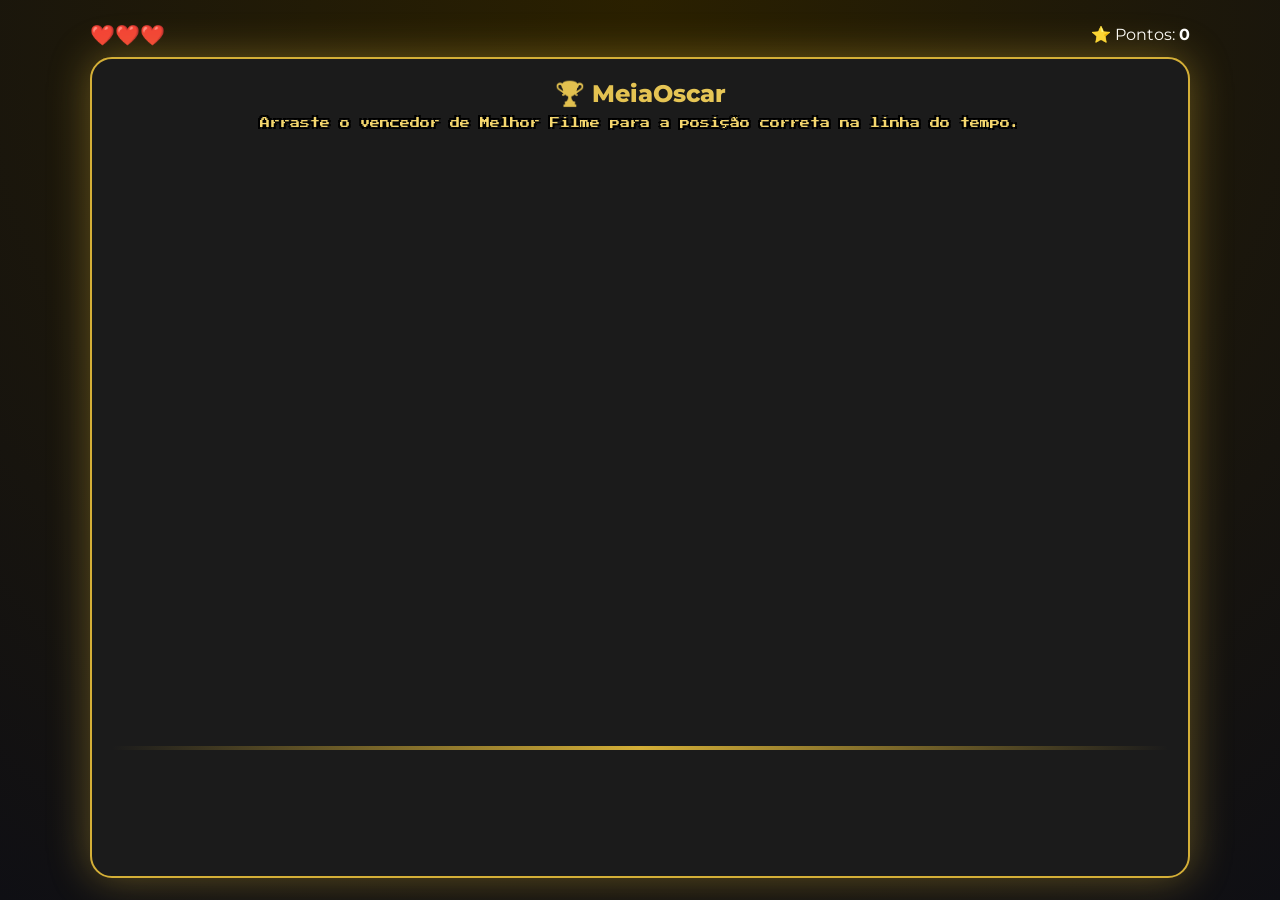
<file: meiaoscar/index.html>
<!DOCTYPE html>
<html lang="pt-br">
<head>
<meta charset="UTF-8">
<title>MeiaOscar</title>

<link href="https://fonts.googleapis.com/css2?family=Montserrat:wght@500;700;800&family=Press+Start+2P&display=swap" rel="stylesheet">

<style>
:root{
  --bg:#0f0f14;
  --card:#1b1b1b;
  --gold1:#d4af37;
  --gold2:#f5d76e;
  --goldGlow:rgba(212,175,55,0.4);
  --red:#ff4d4d;
  --text:#ffffff;
}

*{box-sizing:border-box;}

html,body{
  margin:0;
  padding:0;
  height:100%;
  font-family:'Montserrat',sans-serif;
  background:radial-gradient(circle at top,#2a2000,var(--bg));
  color:var(--text);
  overflow:hidden;
}

.wrapper{
  height:100vh;
  width:100vw;
  display:flex;
  justify-content:center;
  align-items:center;
  padding:20px;
}

.game{
  width:100%;
  max-width:1100px;
  height:95vh;
  display:flex;
  flex-direction:column;
}

header{
  display:flex;
  justify-content:space-between;
  align-items:center;
  margin-bottom:10px;
}

.hearts{font-size:20px;}
.score{font-size:16px;}

.board{
  flex:1;
  background:var(--card);
  border-radius:22px;
  padding:20px;
  box-shadow:0 0 40px var(--goldGlow);
  text-align:center;
  border:2px solid var(--gold1);
  display:flex;
  flex-direction:column;
  justify-content:space-between;
}

.title{
  font-size:24px;
  font-weight:800;
  background:linear-gradient(45deg,var(--gold1),var(--gold2));
  -webkit-background-clip:text;
  -webkit-text-fill-color:transparent;
}

.instruction{
  font-family:'Press Start 2P', monospace;
  color:var(--gold2);
  font-size:10px;
  margin:10px 0 15px 0;
  text-shadow:-2px -2px 0 #000,2px -2px 0 #000,-2px 2px 0 #000,2px 2px 0 #000;
}

.movie{
  width:130px;
  cursor:grab;
}

.movie img{
  width:100%;
  border-radius:14px;
  box-shadow:0 8px 20px rgba(0,0,0,.6);
  pointer-events:none;
}

.year{
  font-size:13px;
  font-weight:800;
  margin-top:6px;
  visibility:hidden;
}
.year.show{visibility:visible;}
.year.wrong{color:var(--red);}

#current{
  display:flex;
  justify-content:center;
  align-items:center;
  min-height:180px;
}

.timeline{
  position:relative;
  padding:25px 10px;
}

.timeline::before{
  content:"";
  position:absolute;
  top:50%;
  left:0;
  right:0;
  height:4px;
  background:linear-gradient(90deg,transparent,var(--gold1),transparent);
}

.timeline-zone{
  display:flex;
  justify-content:center;
  gap:15px;
  min-height:170px;
  flex-wrap:wrap;
}

.placeholder{
  border:2px dashed var(--gold1);
  border-radius:14px;
  opacity:.4;
}
</style>
</head>
<body>

<div class="wrapper">
<div class="game">

<header>
  <div class="hearts" id="hearts">❤️❤️❤️</div>
  <div class="score">⭐ Pontos: <strong id="score">0</strong></div>
</header>

<div class="board">

  <div>
    <div class="title">🏆 MeiaOscar</div>
    <div class="instruction">
      Arraste o vencedor de Melhor Filme para a posição correta na linha do tempo.
    </div>
  </div>

  <div id="current"></div>

  <div class="timeline">
    <div class="timeline-zone" id="timeline"></div>
  </div>

</div>
</div>
</div>

<script>
const API_KEY = "69f20920b621de40289df7481ea14b29";
const IMG = "https://image.tmdb.org/t/p/w500";

let lives = 3;
let score = 0;
let dragged = null;
let placeholder = null;

const heartsEl = document.getElementById("hearts");
const scoreEl = document.getElementById("score");
const timeline = document.getElementById("timeline");
const current = document.getElementById("current");

function updateHUD(){
  heartsEl.innerText = "❤️".repeat(lives);
  scoreEl.innerText = score;
}

const OSCAR_WINNERS = [
  {title:"Everything Everywhere All at Once",year:2022},
  {title:"Parasite",year:2019},
  {title:"Green Book",year:2018},
  {title:"The Shape of Water",year:2017},
  {title:"Moonlight",year:2016},
  {title:"Spotlight",year:2015},
  {title:"Birdman",year:2014},
  {title:"12 Years a Slave",year:2013},
  {title:"The Artist",year:2011},
  {title:"The King's Speech",year:2010},
  {title:"Slumdog Millionaire",year:2008},
  {title:"No Country for Old Men",year:2007},
  {title:"The Departed",year:2006},
  {title:"Gladiator",year:2000},
  {title:"Titanic",year:1997},
  {title:"Forrest Gump",year:1994},
  {title:"The Silence of the Lambs",year:1991},
  {title:"The Godfather",year:1972},
  {title:"The Godfather Part II",year:1974},
  {title:"The Sound of Music",year:1965},
  {title:"Gone with the Wind",year:1939}
];

let pool = [...OSCAR_WINNERS];
let used = [];

async function fetchMovieData(title,year){
  const res = await fetch(
    `https://api.themoviedb.org/3/search/movie?api_key=${API_KEY}&query=${encodeURIComponent(title)}&year=${year}`
  );
  const data = await res.json();
  return data.results.find(m=>m.poster_path);
}

async function getNextMovie(){
  if(pool.length===0){
    pool=[...used];
    used=[];
  }

  const index = Math.floor(Math.random()*pool.length);
  const movie = pool.splice(index,1)[0];
  used.push(movie);

  const data = await fetchMovieData(movie.title,movie.year);
  return {...data, release_date:movie.year+"-01-01"};
}

function createCard(movie,reveal){
  const year = movie.release_date.slice(0,4);
  const card = document.createElement("div");
  card.className="movie";
  card.dataset.year=year;
  card.draggable=true;

  card.innerHTML=`
    <img src="${IMG+movie.poster_path}">
    <div class="year ${reveal?"show":""}"><b>${year}</b></div>
  `;

  card.addEventListener("dragstart",()=>{
    dragged=card;
    placeholder=document.createElement("div");
    placeholder.className="movie placeholder";
    placeholder.style.width=card.offsetWidth+"px";
    placeholder.style.height=card.offsetHeight+"px";
  });

  card.addEventListener("dragend",()=>placeholder?.remove());
  return card;
}

timeline.addEventListener("dragover",e=>{
  e.preventDefault();
  if(!placeholder) return;
  const after=[...timeline.children].find(el=>{
    const r=el.getBoundingClientRect();
    return e.clientX<r.left+r.width/2;
  });
  after?timeline.insertBefore(placeholder,after):timeline.appendChild(placeholder);
});

timeline.addEventListener("drop",()=>{
  if(!dragged || !placeholder) return;
  timeline.insertBefore(dragged,placeholder);
  dragged.querySelector(".year").classList.add("show");
  placeholder.remove();
  validate();
});

function reorder(){
  [...timeline.children]
    .sort((a,b)=>a.dataset.year-b.dataset.year)
    .forEach(el=>timeline.appendChild(el));
}

async function validate(){
  const years=[...timeline.children].map(e=>+e.dataset.year);
  const sorted=[...years].sort((a,b)=>a-b);

  if(JSON.stringify(years)===JSON.stringify(sorted)){
    score+=15;
  }else{
    lives--;
    dragged.querySelector(".year").classList.add("wrong");
    reorder();
    if(lives<=0){
      alert("🏆 Fim de jogo!\nPontuação: "+score);
      location.reload();
      return;
    }
  }

  updateHUD();
  nextMovie();
}

async function nextMovie(){
  current.innerHTML="";
  const m=await getNextMovie();
  current.appendChild(createCard(m,false));
}

(async()=>{
  const first=await getNextMovie();
  timeline.appendChild(createCard(first,true));
  nextMovie();
})();
</script>

</body>
</html>
</file>
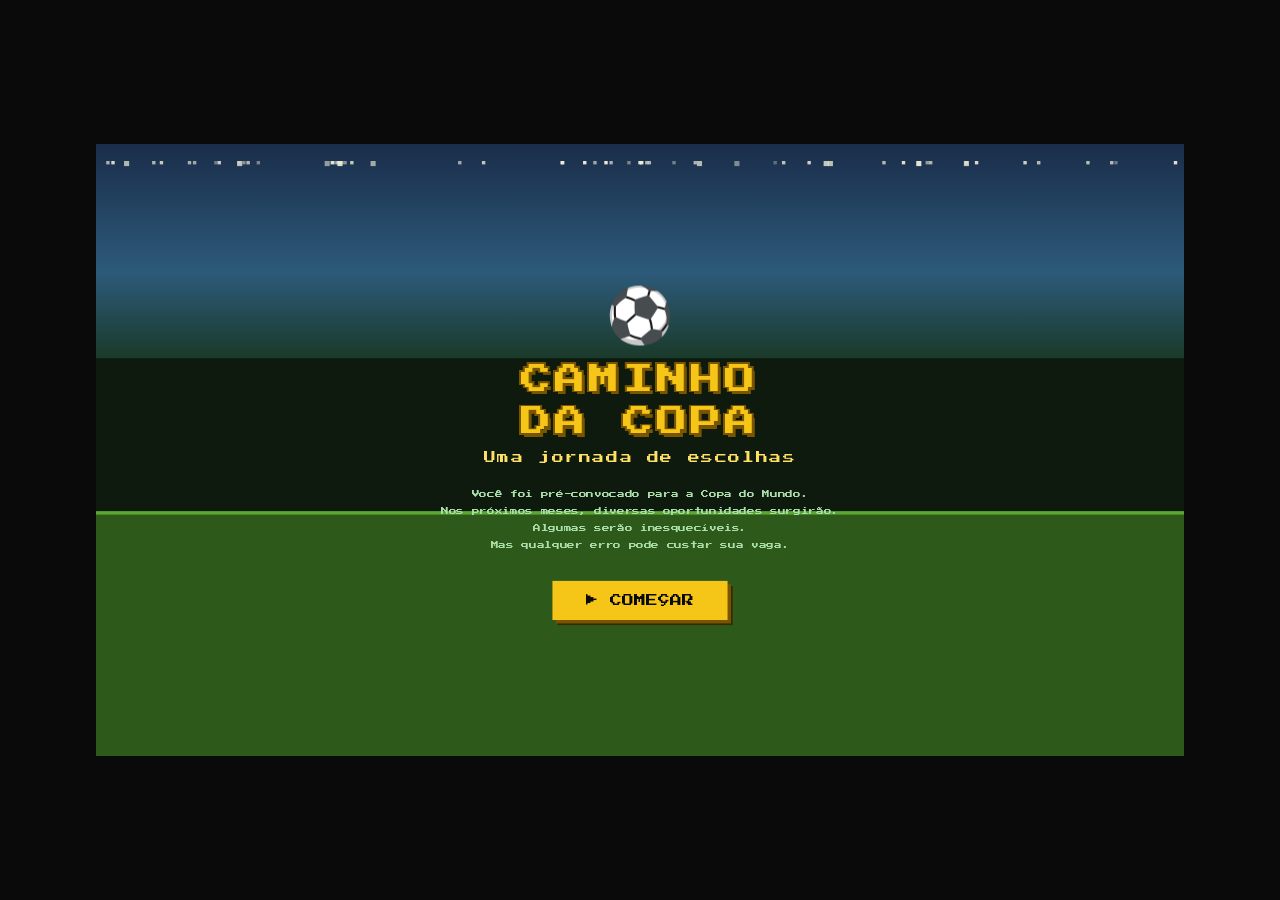
<file: CAMINHO DA COPA/caminho-da-copa.html>
<!DOCTYPE html>
<html lang="pt-BR">
<head>
<meta charset="UTF-8">
<meta name="viewport" content="width=device-width, initial-scale=1.0">
<title>Caminho da Copa</title>
<style>
  @import url('https://fonts.googleapis.com/css2?family=Press+Start+2P&display=swap');

  * { margin: 0; padding: 0; box-sizing: border-box; image-rendering: pixelated; }

  :root {
    --green-dark: #1a3a1a;
    --green-mid: #2d5a1b;
    --green-field: #3d7a25;
    --green-light: #5aa832;
    --yellow-gold: #f5c518;
    --yellow-light: #ffe066;
    --red-danger: #cc2200;
    --red-flash: #ff4422;
    --blue-sky: #4488cc;
    --blue-light: #88bbee;
    --brown-path: #8b6914;
    --brown-light: #c49a3c;
    --white: #f0eed8;
    --black: #0a0a0a;
    --gray-dark: #222;
    --gray-mid: #555;
    --pixel: 4px;
  }

  html, body {
    width: 100%; height: 100%;
    background: #0a0a0a;
    display: flex; align-items: center; justify-content: center;
    overflow: hidden;
  }

  #gameContainer {
    width: 1280px; height: 720px;
    position: relative;
    overflow: hidden;
    font-family: 'Press Start 2P', monospace;
    image-rendering: pixelated;
  }

  canvas {
    position: absolute; top: 0; left: 0;
    width: 100%; height: 100%;
    image-rendering: pixelated;
  }

  /* ── UI OVERLAY ── */
  #ui {
    position: absolute; top: 0; left: 0;
    width: 100%; height: 100%;
    pointer-events: none;
    z-index: 10;
  }

  /* HUD */
  #hud {
    position: absolute; top: 12px; left: 16px; right: 16px;
    display: flex; align-items: center; gap: 20px;
    pointer-events: none;
  }
  .hud-box {
    background: rgba(10,10,10,0.85);
    border: 3px solid var(--yellow-gold);
    padding: 8px 14px;
    font-size: 9px; color: var(--white);
    display: flex; align-items: center; gap: 8px;
    image-rendering: pixelated;
  }
  .health-bar-wrap {
    width: 120px; height: 12px;
    background: #333;
    border: 2px solid #666;
    overflow: hidden;
  }
  #healthBar {
    height: 100%;
    background: linear-gradient(to right, #22cc44, #44ee66);
    transition: width 0.4s;
  }
  #progressWrap {
    flex: 1;
    display: flex; align-items: center; gap: 10px;
  }
  .progress-track {
    flex: 1; height: 12px;
    background: #333; border: 2px solid #666;
    overflow: hidden; position: relative;
  }
  #progressBar {
    height: 100%;
    background: linear-gradient(to right, var(--yellow-gold), var(--yellow-light));
    transition: width 0.6s;
  }

  /* ── SCREENS ── */
  .screen {
    position: absolute; top: 0; left: 0;
    width: 100%; height: 100%;
    display: flex; flex-direction: column;
    align-items: center; justify-content: center;
    pointer-events: all;
    z-index: 20;
  }
  .screen.hidden { display: none; }

  /* Title Screen */
  #titleScreen {
    background: #0d1a0d;
  }
  .title-pixel-sky {
    position: absolute; top: 0; left: 0; width: 100%; height: 35%;
    background: linear-gradient(180deg, #1a2d4a 0%, #2d5a7a 60%, #1a3a2a 100%);
  }
  .title-pixel-ground {
    position: absolute; bottom: 0; left: 0; width: 100%; height: 40%;
    background: var(--green-mid);
    border-top: 4px solid var(--green-light);
  }
  .title-stars { position: absolute; top: 20px; left: 0; width: 100%; }
  .star { position: absolute; width: 4px; height: 4px; background: var(--white); }

  .title-content { position: relative; z-index: 5; text-align: center; }
  .title-emoji { font-size: 64px; display: block; margin-bottom: 12px; animation: bounce 1.2s infinite; }
  .title-main {
    font-size: 36px; color: var(--yellow-gold);
    text-shadow: 4px 4px 0 #7a5500, -2px -2px 0 #7a5500, 2px -2px 0 #7a5500, -2px 2px 0 #7a5500;
    letter-spacing: 4px; line-height: 1.4;
  }
  .title-sub { font-size: 14px; color: var(--yellow-light); margin-top: 8px; letter-spacing: 2px; }
  .title-flavor {
    margin-top: 28px;
    font-size: 9px; color: #aaddaa; line-height: 2.2;
    max-width: 560px; text-align: center;
  }
  .pixel-btn {
    margin-top: 32px;
    padding: 16px 40px;
    font-family: 'Press Start 2P', monospace;
    font-size: 14px;
    background: var(--yellow-gold);
    color: var(--black);
    border: none; cursor: pointer;
    box-shadow: 4px 4px 0 #7a5500, 6px 6px 0 #3a2800;
    transition: transform 0.1s, box-shadow 0.1s;
    pointer-events: all;
  }
  .pixel-btn:hover { transform: translate(-2px,-2px); box-shadow: 6px 6px 0 #7a5500, 8px 8px 0 #3a2800; }
  .pixel-btn:active { transform: translate(2px,2px); box-shadow: 2px 2px 0 #7a5500; }
  .pixel-btn.red { background: var(--red-danger); color: var(--white); box-shadow: 4px 4px 0 #660000, 6px 6px 0 #2a0000; }
  .pixel-btn.red:hover { box-shadow: 6px 6px 0 #660000, 8px 8px 0 #2a0000; }
  .pixel-btn.green { background: #22aa44; color: var(--white); box-shadow: 4px 4px 0 #115522, 6px 6px 0 #082211; }
  .pixel-btn.green:hover { box-shadow: 6px 6px 0 #115522, 8px 8px 0 #082211; }

  /* Event Modal */
  #eventModal {
    background: rgba(0,0,0,0.82);
  }
  .modal-box {
    background: var(--green-dark);
    border: 4px solid var(--yellow-gold);
    box-shadow: 8px 8px 0 #7a5500, 0 0 40px rgba(245,197,24,0.3);
    padding: 40px 48px;
    max-width: 640px; width: 90%;
    text-align: center;
  }
  .event-icon { font-size: 72px; display: block; margin-bottom: 16px; animation: pulse 1.5s infinite; }
  .event-title { font-size: 16px; color: var(--yellow-gold); margin-bottom: 20px; letter-spacing: 2px; }
  .event-text { font-size: 10px; color: var(--white); line-height: 2.4; margin-bottom: 32px; }
  .btn-row { display: flex; gap: 20px; justify-content: center; flex-wrap: wrap; }

  /* Mystery box */
  .mystery-box {
    background: var(--green-dark);
    border: 4px solid var(--yellow-gold);
    box-shadow: 8px 8px 0 #7a5500;
    padding: 48px 64px;
    text-align: center;
  }
  .mystery-icon { font-size: 80px; display: block; margin-bottom: 20px; animation: spin 2s linear infinite; }
  .mystery-text { font-size: 12px; color: var(--yellow-light); margin-bottom: 32px; }

  /* Result */
  #resultModal { background: rgba(0,0,0,0.85); }
  .result-box {
    background: var(--green-dark);
    border: 4px solid var(--yellow-gold);
    box-shadow: 8px 8px 0 #7a5500;
    padding: 48px 64px; text-align: center;
    max-width: 560px;
  }
  .result-icon { font-size: 64px; display: block; margin-bottom: 20px; }
  .result-text { font-size: 11px; color: var(--white); line-height: 2.4; margin-bottom: 32px; }

  /* Injury / Game Over */
  #injuryScreen { background: #110000; }
  .injury-flicker { animation: flicker 0.15s infinite; }
  .injury-icon { font-size: 80px; margin-bottom: 16px; }
  .injury-title { font-size: 28px; color: var(--red-flash); text-shadow: 4px 4px 0 #660000; margin-bottom: 12px; }
  .injury-text { font-size: 11px; color: #ffaaaa; line-height: 2.4; margin-bottom: 32px; max-width: 500px; text-align: center; }

  /* Win Screen */
  #winScreen { background: #0a1a0a; overflow: hidden; }
  .win-content { position: relative; z-index: 5; text-align: center; }
  .win-icon { font-size: 80px; display: block; margin-bottom: 12px; animation: trophy 1.2s ease-in-out infinite alternate; }
  .win-title { font-size: 28px; color: var(--yellow-gold); text-shadow: 4px 4px 0 #7a5500; margin-bottom: 16px; }
  .win-text { font-size: 10px; color: #aaffaa; line-height: 2.4; margin-bottom: 32px; max-width: 500px; }
  .fireworks { position: absolute; width: 100%; height: 100%; top: 0; left: 0; pointer-events: none; }

  /* Journey review */
  .journey-strip {
    margin-top: 12px;
    font-size: 18px; letter-spacing: 8px;
    color: var(--white);
  }

  /* Map icons */
  .map-icon { font-size: 14px; }

  /* Animations */
  @keyframes bounce { 0%,100%{transform:translateY(0)} 50%{transform:translateY(-12px)} }
  @keyframes pulse { 0%,100%{transform:scale(1)} 50%{transform:scale(1.08)} }
  @keyframes spin { from{transform:rotate(0)} to{transform:rotate(360deg)} }
  @keyframes flicker { 0%,100%{opacity:1} 50%{opacity:0.6} }
  @keyframes trophy { from{transform:scale(1) rotate(-4deg)} to{transform:scale(1.1) rotate(4deg)} }
  @keyframes blink { 0%,100%{opacity:1} 50%{opacity:0} }
  @keyframes floatUp { from{transform:translateY(0);opacity:1} to{transform:translateY(-60px);opacity:0} }

  .blink { animation: blink 1s infinite; }

  /* Pixel divider */
  .px-divider { width: 100%; height: 4px; background: var(--yellow-gold); margin: 20px 0; }

  /* Responsive scale */
  @media (max-width: 1300px) {
    #gameContainer { transform: scale(0.85); transform-origin: center; }
  }
  @media (max-width: 1100px) {
    #gameContainer { transform: scale(0.7); }
  }
  @media (max-width: 900px) {
    #gameContainer { transform: scale(0.55); }
  }
</style>
</head>
<body>

<div id="gameContainer">
  <!-- CANVAS for pixel art background -->
  <canvas id="bgCanvas" width="1280" height="720"></canvas>

  <!-- UI OVERLAY -->
  <div id="ui">

    <!-- HUD (shown during game) -->
    <div id="hud" style="display:none">
      <div class="hud-box">
        ❤️ SAÚDE
        <div class="health-bar-wrap"><div id="healthBar" style="width:100%"></div></div>
        <span id="healthText">100%</span>
      </div>
      <div class="hud-box" id="progressWrap">
        🏠
        <div class="progress-track"><div id="progressBar" style="width:0%"></div></div>
        🏆
        <span id="progressText" style="font-size:8px;color:var(--yellow-light)">0/8</span>
      </div>
    </div>

    <!-- ─── TITLE SCREEN ─── -->
    <div class="screen" id="titleScreen">
      <div class="title-pixel-sky"></div>
      <div class="title-pixel-ground"></div>
      <div class="title-stars" id="titleStars"></div>

      <div class="title-content">
        <span class="title-emoji">⚽</span>
        <div class="title-main">CAMINHO<br>DA COPA</div>
        <div class="title-sub">Uma jornada de escolhas</div>
        <div class="title-flavor">
          Você foi pré-convocado para a Copa do Mundo.<br>
          Nos próximos meses, diversas oportunidades surgirão.<br>
          Algumas serão inesquecíveis.<br>
          Mas qualquer erro pode custar sua vaga.
        </div>
        <button class="pixel-btn" onclick="startGame()">▶ COMEÇAR</button>
      </div>
    </div>

    <!-- ─── MYSTERY MODAL ─── -->
    <div class="screen hidden" id="mysteryModal">
      <div class="mystery-box">
        <span class="mystery-icon">❓</span>
        <div class="mystery-text">EVENTO MISTERIOSO</div>
        <button class="pixel-btn" onclick="revealEvent()">ABRIR</button>
      </div>
    </div>

    <!-- ─── EVENT MODAL ─── -->
    <div class="screen hidden" id="eventModal">
      <div class="modal-box">
        <span class="event-icon" id="evIcon"></span>
        <div class="event-title" id="evTitle"></div>
        <div class="event-text" id="evText"></div>
        <div class="btn-row">
          <button class="pixel-btn" id="btnParticipate" onclick="chooseParticipate()">🎉 PARTICIPAR</button>
          <button class="pixel-btn green" onclick="chooseTrain()">⚽ TREINAR</button>
        </div>
      </div>
    </div>

    <!-- ─── RESULT MODAL ─── -->
    <div class="screen hidden" id="resultModal">
      <div class="result-box">
        <span class="result-icon" id="resIcon"></span>
        <div class="result-text" id="resText"></div>
        <button class="pixel-btn" onclick="continueGame()">CONTINUAR ›</button>
      </div>
    </div>

    <!-- ─── INJURY / GAME OVER ─── -->
    <div class="screen hidden" id="injuryScreen">
      <div class="injury-icon injury-flicker">🤕</div>
      <div class="injury-title">GAME OVER</div>
      <div class="injury-text" id="injuryText">
        Você sofreu uma lesão.<br>
        Sua participação na Copa terminou.
      </div>
      <div class="journey-strip" id="gameoverJourney"></div>
      <br><br>
      <div style="font-size:8px;color:#888;margin-bottom:24px">📺 Você assiste à Copa pela televisão...</div>
      <div style="display:flex;gap:20px;">
        <button class="pixel-btn" onclick="restartGame()">↩ JOGAR NOVAMENTE</button>
      </div>
    </div>

    <!-- ─── WIN SCREEN ─── -->
    <div class="screen hidden" id="winScreen">
      <canvas class="fireworks" id="fwCanvas" width="1280" height="720"></canvas>
      <div class="win-content">
        <span class="win-icon">🏆</span>
        <div class="win-title">VOCÊ CHEGOU À COPA!</div>
        <div class="win-text">
          Parabéns.<br>
          Você resistiu às tentações<br>
          e chegou à Copa do Mundo.
        </div>
        <div class="journey-strip" id="winJourney"></div>
        <br><br>
        <button class="pixel-btn" onclick="restartGame()">↩ JOGAR NOVAMENTE</button>
      </div>
    </div>

  </div><!-- /ui -->
</div>

<script>
// ══════════════════════════════════════════════
//  GAME DATA
// ══════════════════════════════════════════════

const EVENTS = [
  {
    id: 'birthday_sister',
    icon: '🎂',
    title: 'ANIVERSÁRIO DA IRMÃ',
    text: 'Sua irmã organizou uma festa especial.\nEla disse que só falta você chegar.\nO que vai fazer?',
    injuryChance: 0.10,
    btnLabel: '🎂 PARTICIPAR'
  },
  {
    id: 'birthday_son',
    icon: '🎁',
    title: 'ANIVERSÁRIO DO FILHO',
    text: 'Seu filho perguntou se você estará presente.\nEle pareceu decepcionado quando você não respondeu.',
    injuryChance: 0.05,
    btnLabel: '🎉 PARTICIPAR'
  },
  {
    id: 'carnival_salvador',
    icon: '🎭',
    title: 'CARNAVAL DE SALVADOR',
    text: 'Um amigo enviou vídeos.\nParece que a cidade inteira está em festa.\nEle reservou tudo para você.',
    injuryChance: 0.35,
    btnLabel: '🎭 PARTICIPAR'
  },
  {
    id: 'carnival_rio',
    icon: '🎊',
    title: 'CARNAVAL DO RIO DE JANEIRO',
    text: 'Você recebeu acesso VIP para uma das\nmaiores festas do país.\nA oportunidade pode não se repetir.',
    injuryChance: 0.30,
    btnLabel: '🎊 PARTICIPAR'
  },
  {
    id: 'cruise',
    icon: '🚢',
    title: 'CRUZEIRO DE 3 DIAS',
    text: 'Três dias no mar.\nTudo pago.\nSem pressão. Sem entrevistas.\nSem treinos.',
    injuryChance: 0.25,
    btnLabel: '🚢 PARTICIPAR'
  },
  {
    id: 'kings_league',
    icon: '👑',
    title: 'KINGS LEAGUE',
    text: 'Você recebeu um convite especial.\nMilhões de pessoas vão assistir.\nÉ apenas uma partida.',
    injuryChance: 0.40,
    btnLabel: '👑 PARTICIPAR'
  },
  {
    id: 'poker',
    icon: '♠️',
    title: 'POKER MILIONÁRIO',
    text: 'Mesa exclusiva.\nPrêmio milionário.\nGrandes nomes confirmados.',
    injuryChance: 0.02,
    btnLabel: '♠️ PARTICIPAR'
  },
  {
    id: 'party_mangaratiba',
    icon: '🌴',
    title: 'FESTA EM MANGARATIBA',
    text: 'Praia. Música.\nAmigos esperando.\nUm final de semana inesquecível.',
    injuryChance: 0.30,
    btnLabel: '🌴 PARTICIPAR',
    isFinal: true
  }
];

// ══════════════════════════════════════════════
//  STATE
// ══════════════════════════════════════════════

let state = {
  screen: 'title',
  health: 100,
  currentEventIndex: 0,
  journey: ['🏠'],
  playerX: 0,
  playerY: 0,
  playerTargetX: 0,
  walking: false,
  phase: 'walking', // walking | mystery | event | result
  flashRed: 0,
  celebrationParticles: [],
  mapNodes: []
};

// ══════════════════════════════════════════════
//  CANVAS SETUP
// ══════════════════════════════════════════════

const canvas = document.getElementById('bgCanvas');
const ctx = canvas.getContext('2d');
ctx.imageSmoothingEnabled = false;

// Pixel art helpers
function px(n) { return Math.round(n); }

function drawRect(x, y, w, h, color) {
  ctx.fillStyle = color;
  ctx.fillRect(px(x), px(y), px(w), px(h));
}

function drawText(text, x, y, size, color, align='left') {
  ctx.font = `${size}px "Press Start 2P", monospace`;
  ctx.fillStyle = color;
  ctx.textAlign = align;
  ctx.fillText(text, px(x), px(y));
}

// ══════════════════════════════════════════════
//  PIXEL ART SCENE
// ══════════════════════════════════════════════

function drawScene() {
  ctx.clearRect(0,0,1280,720);

  if (state.screen !== 'game') return;

  // Sky gradient (pixelated bands)
  const skyBands = [
    [0, 160, '#1a2d4a'],
    [160, 220, '#1e3550'],
    [220, 300, '#2a4a6e'],
    [300, 360, '#3a5f80']
  ];
  for (const [y1, y2, c] of skyBands) {
    drawRect(0, y1, 1280, y2-y1, c);
  }

  // Clouds (pixel style)
  drawPixelCloud(120, 80, 1.4);
  drawPixelCloud(450, 55, 1.0);
  drawPixelCloud(820, 90, 1.2);
  drawPixelCloud(1100, 65, 0.9);

  // Ground
  drawRect(0, 360, 1280, 360, '#1e3a10');
  drawRect(0, 360, 1280, 8, '#3d7a25');
  // Ground texture (pixel stripes)
  for (let x = 0; x < 1280; x += 40) {
    drawRect(x, 368, 2, 352, 'rgba(0,0,0,0.07)');
  }

  // PATH
  const pathY = 470;
  const pathH = 32;
  // Shadow under path
  drawRect(60, pathY+4, 1200, pathH+4, 'rgba(0,0,0,0.3)');
  // Path segments (cobblestone look)
  for (let x = 60; x < 1220; x += 20) {
    const alt = Math.floor(x/20) % 2;
    drawRect(x, pathY, 18, pathH, alt ? '#8b6914' : '#9a7820');
    // grout
    drawRect(x, pathY, 18, 2, '#6a4e0a');
    drawRect(x, pathY+pathH-2, 18, 2, '#6a4e0a');
  }
  // Path border
  drawRect(58, pathY-2, 1, pathH+4, '#c49a3c');
  drawRect(1221, pathY-2, 1, pathH+4, '#c49a3c');

  // Grass patches
  drawGrassPatches();

  // Trees
  drawPixelTree(200, 280, 28);
  drawPixelTree(350, 295, 22);
  drawPixelTree(900, 285, 30);
  drawPixelTree(1050, 278, 25);
  drawPixelTree(1150, 290, 20);

  // Map nodes
  drawMapNodes();

  // Player
  drawPlayer(state.playerX, state.playerY);

  // Red flash overlay
  if (state.flashRed > 0) {
    ctx.fillStyle = `rgba(200,0,0,${state.flashRed * 0.6})`;
    ctx.fillRect(0,0,1280,720);
    state.flashRed -= 0.04;
  }

  // Celebration particles
  drawParticles();
}

function drawPixelCloud(cx, cy, scale=1) {
  const s = 12 * scale;
  const blocks = [
    [0,0,s*2,s],[s*-1,s*-0.8,s*1.5,s],[s*1,s*-0.7,s*1.5,s]
  ];
  for (const [ox, oy, w, h] of blocks) {
    drawRect(cx+ox, cy+oy, w, h, 'rgba(255,255,255,0.15)');
    drawRect(cx+ox, cy+oy, w, h-2, 'rgba(255,255,255,0.08)');
  }
}

function drawPixelTree(x, y, s=24) {
  // trunk
  drawRect(x - s*0.15, y, s*0.3, s*0.6, '#5a3a1a');
  // foliage layers
  drawRect(x - s*0.6, y - s*0.5, s*1.2, s*0.6, '#1a5a0a');
  drawRect(x - s*0.45, y - s, s*0.9, s*0.6, '#2a7a18');
  drawRect(x - s*0.3, y - s*1.4, s*0.6, s*0.5, '#1e6010');
  // highlight pixel
  drawRect(x - s*0.1, y - s*0.9, s*0.15, s*0.15, '#44aa22');
}

function drawGrassPatches() {
  const patches = [[100,420],[280,430],[480,410],[650,440],[750,415],[950,435],[1100,420],[1200,408]];
  for (const [x,y] of patches) {
    drawRect(x, y, 3, 10, '#3d8a22');
    drawRect(x+8, y+4, 3, 8, '#2d7018');
    drawRect(x+16, y+2, 3, 9, '#4a9a28');
  }
}

function drawMapNodes() {
  const total = EVENTS.length;
  for (let i = 0; i < total; i++) {
    const nx = getNodeX(i);
    const ny = 460;

    const completed = i < state.currentEventIndex;
    const current = i === state.currentEventIndex;

    if (completed) {
      // Show event icon (completed)
      ctx.font = '20px serif';
      ctx.textAlign = 'center';
      ctx.fillText(EVENTS[i].icon, nx, ny - 12);
      // small green dot
      drawRect(nx-5, ny, 10, 10, '#22cc44');
    } else if (current) {
      // Blinking question mark node
      const blink = Math.floor(Date.now() / 400) % 2;
      drawRect(nx-14, ny-28, 28, 28, '#1a3a1a');
      drawRect(nx-12, ny-26, 24, 24, blink ? '#f5c518' : '#c49a3c');
      ctx.font = 'bold 16px "Press Start 2P", monospace';
      ctx.fillStyle = '#0a0a0a';
      ctx.textAlign = 'center';
      ctx.fillText('?', nx, ny-10);
    } else {
      // Future node (gray)
      drawRect(nx-12, ny-24, 24, 24, '#333');
      drawRect(nx-10, ny-22, 20, 20, '#444');
      ctx.font = 'bold 14px "Press Start 2P", monospace';
      ctx.fillStyle = '#666';
      ctx.textAlign = 'center';
      ctx.fillText('?', nx, ny-7);
    }
  }

  // Trophy / finish
  const tx = getNodeX(total);
  ctx.font = '28px serif';
  ctx.textAlign = 'center';
  ctx.fillText('🏆', tx, 458);
}

function getNodeX(i) {
  const total = EVENTS.length + 1; // +1 for trophy
  const start = 120;
  const end = 1200;
  const step = (end - start) / (total);
  return start + step * (i + 0.5);
}

function drawPlayer(x, y) {
  // Pixel art footballer (simplified)
  const px2 = Math.round;

  // Shadow
  drawRect(x-10, y+34, 20, 6, 'rgba(0,0,0,0.4)');

  // Legs
  const legAnim = state.walking ? Math.sin(Date.now()/100)*4 : 0;
  drawRect(x-6, y+22, 5, 12, '#1155cc'); // left
  drawRect(x+1, y+22+legAnim, 5, 12, '#1155cc'); // right
  // Boots
  drawRect(x-7, y+32, 7, 4, '#331100');
  drawRect(x+0, y+32+legAnim, 7, 4, '#331100');
  // Body (jersey)
  drawRect(x-8, y+8, 16, 16, '#22bb44');
  drawRect(x-2, y+8, 4, 8, '#ffffff'); // stripe
  // Arms
  drawRect(x-14, y+10, 6, 10, '#22bb44');
  drawRect(x+8, y+10, 6, 10, '#22bb44');
  // Neck
  drawRect(x-3, y+4, 6, 6, '#d4956a');
  // Head
  drawRect(x-8, y-8, 16, 16, '#d4956a');
  // Hair
  drawRect(x-8, y-8, 16, 4, '#1a0a00');
  // Eyes
  drawRect(x-4, y-1, 3, 3, '#ffffff');
  drawRect(x+1, y-1, 3, 3, '#ffffff');
  drawRect(x-3, y, 2, 2, '#0a0a0a');
  drawRect(x+2, y, 2, 2, '#0a0a0a');
  // Nose
  drawRect(x, y+3, 2, 2, '#c07050');
}

function drawParticles() {
  for (let i = state.celebrationParticles.length-1; i >= 0; i--) {
    const p = state.celebrationParticles[i];
    ctx.globalAlpha = p.life;
    drawRect(p.x, p.y, 6, 6, p.color);
    p.x += p.vx; p.y += p.vy; p.vy += 0.3; p.life -= 0.02;
    if (p.life <= 0) state.celebrationParticles.splice(i, 1);
  }
  ctx.globalAlpha = 1;
}

function spawnCelebration(x, y) {
  const colors = ['#f5c518','#22cc44','#ffffff','#ff6622','#66aaff'];
  for (let i = 0; i < 20; i++) {
    state.celebrationParticles.push({
      x, y,
      vx: (Math.random()-0.5)*6,
      vy: (Math.random()-1)*8,
      color: colors[Math.floor(Math.random()*colors.length)],
      life: 1
    });
  }
}

// ══════════════════════════════════════════════
//  GAME LOOP
// ══════════════════════════════════════════════

let lastTime = 0;
function gameLoop(ts) {
  const dt = ts - lastTime; lastTime = ts;

  if (state.screen === 'game') {
    updatePlayer(dt);
    drawScene();
    updateHUD();
  }

  requestAnimationFrame(gameLoop);
}
requestAnimationFrame(gameLoop);

function updatePlayer(dt) {
  if (!state.walking) return;
  const speed = 2.5;
  const dx = state.playerTargetX - state.playerX;
  if (Math.abs(dx) < speed + 1) {
    state.playerX = state.playerTargetX;
    state.walking = false;
    onPlayerArrived();
  } else {
    state.playerX += Math.sign(dx) * speed;
  }
}

function updateHUD() {
  document.getElementById('healthBar').style.width = state.health + '%';
  document.getElementById('healthText').textContent = state.health + '%';
  const prog = (state.currentEventIndex / EVENTS.length) * 100;
  document.getElementById('progressBar').style.width = prog + '%';
  document.getElementById('progressText').textContent = state.currentEventIndex + '/' + EVENTS.length;
}

// ══════════════════════════════════════════════
//  FLOW CONTROL
// ══════════════════════════════════════════════

function startGame() {
  state = {
    screen: 'game',
    health: 100,
    currentEventIndex: 0,
    journey: ['🏠'],
    playerX: 80,
    playerY: 440,
    playerTargetX: 80,
    walking: false,
    phase: 'walking',
    flashRed: 0,
    celebrationParticles: [],
  };

  showScreen('game');
  document.getElementById('hud').style.display = 'flex';

  // Start walking to first node
  walkToCurrentNode();
}

function walkToCurrentNode() {
  const targetX = getNodeX(state.currentEventIndex) - 4;
  state.playerTargetX = targetX;
  state.walking = true;
  state.phase = 'walking';
}

function onPlayerArrived() {
  if (state.currentEventIndex >= EVENTS.length) {
    // Walked to trophy!
    winGame();
    return;
  }
  // Show mystery box
  setTimeout(() => {
    showScreen('mystery');
  }, 400);
}

function revealEvent() {
  const ev = EVENTS[state.currentEventIndex];
  document.getElementById('evIcon').textContent = ev.icon;
  document.getElementById('evTitle').textContent = ev.title;
  document.getElementById('evText').innerHTML = ev.text.replace(/\n/g,'<br>');
  document.getElementById('btnParticipate').textContent = ev.btnLabel || '🎉 PARTICIPAR';

  // If final event, make it more dramatic
  if (ev.isFinal) {
    document.getElementById('evText').innerHTML += '<br><br><span style="color:#ff6622;font-size:8px">⚠️ ÚLTIMA CHANCE ANTES DA COPA ⚠️</span>';
  }

  showScreen('event');
}

function chooseParticipate() {
  const ev = EVENTS[state.currentEventIndex];
  playSound('suspense');

  const injured = Math.random() < ev.injuryChance;

  if (injured) {
    // INJURY
    state.health = 0;
    state.flashRed = 3;
    showScreen('game');

    setTimeout(() => {
      const journeyStr = state.journey.join('──');
      document.getElementById('gameoverJourney').textContent = journeyStr + '──💔';
      showScreen('injury');
    }, 800);
  } else {
    // SUCCESS
    state.journey.push(ev.icon);
    document.getElementById('resIcon').textContent = '✅';
    document.getElementById('resText').innerHTML =
      `Você foi ao <strong>${ev.title}</strong><br>e voltou normalmente.<br><br><span style="font-size:8px;color:#aaffaa">Ufa! Sem lesões.</span>`;
    spawnCelebration(state.playerX, state.playerY);
    showScreen('result');
  }
}

function chooseTrain() {
  const ev = EVENTS[state.currentEventIndex];
  state.journey.push('⚽');
  document.getElementById('resIcon').textContent = '💪';
  document.getElementById('resText').innerHTML =
    `Você recusou o <strong>${ev.title}</strong><br>e continuou treinando.<br><br><span style="font-size:8px;color:#aaddff">Foco total na Copa.</span>`;
  showScreen('result');
}

function continueGame() {
  state.currentEventIndex++;

  if (state.currentEventIndex >= EVENTS.length) {
    // All events done, walk to trophy
    const trophyX = getNodeX(EVENTS.length) - 4;
    state.playerTargetX = trophyX;
    state.walking = true;
    state.phase = 'walking';
    showScreen('game');
    return;
  }

  walkToCurrentNode();
  showScreen('game');
}

function winGame() {
  const journeyStr = state.journey.join('──');
  document.getElementById('winJourney').textContent = journeyStr + '──🏆';
  showScreen('win');
  startFireworks();
}

function restartGame() {
  document.getElementById('hud').style.display = 'none';
  showScreen('title');
}

// ══════════════════════════════════════════════
//  SCREEN MANAGEMENT
// ══════════════════════════════════════════════

function showScreen(name) {
  const screens = {
    'title': 'titleScreen',
    'game': null,
    'mystery': 'mysteryModal',
    'event': 'eventModal',
    'result': 'resultModal',
    'injury': 'injuryScreen',
    'win': 'winScreen'
  };

  // Hide all modals
  ['titleScreen','mysteryModal','eventModal','resultModal','injuryScreen','winScreen'].forEach(id => {
    document.getElementById(id).classList.add('hidden');
  });

  state.screen = name;

  if (name !== 'game' && screens[name]) {
    document.getElementById(screens[name]).classList.remove('hidden');
  }
}

// ══════════════════════════════════════════════
//  FIREWORKS
// ══════════════════════════════════════════════

function startFireworks() {
  const fw = document.getElementById('fwCanvas');
  const fc = fw.getContext('2d');
  let particles = [];

  function launch() {
    const colors = ['#f5c518','#22cc44','#ffffff','#ff6622','#66aaff','#ff44aa'];
    const x = Math.random() * 1280;
    const y = 100 + Math.random() * 300;
    for (let i = 0; i < 40; i++) {
      const angle = (Math.PI*2/40)*i;
      const speed = 3 + Math.random()*4;
      particles.push({
        x, y,
        vx: Math.cos(angle)*speed,
        vy: Math.sin(angle)*speed,
        color: colors[Math.floor(Math.random()*colors.length)],
        life: 1
      });
    }
  }

  let fwInterval = setInterval(launch, 600);
  launch();

  function fwLoop() {
    fc.clearRect(0,0,1280,720);
    for (let i = particles.length-1; i >= 0; i--) {
      const p = particles[i];
      fc.globalAlpha = p.life;
      fc.fillStyle = p.color;
      fc.fillRect(Math.round(p.x), Math.round(p.y), 6, 6);
      p.x += p.vx; p.y += p.vy; p.vy += 0.08; p.life -= 0.018;
      if (p.life <= 0) particles.splice(i,1);
    }
    fc.globalAlpha = 1;
    if (document.getElementById('winScreen') && !document.getElementById('winScreen').classList.contains('hidden')) {
      requestAnimationFrame(fwLoop);
    } else {
      clearInterval(fwInterval);
    }
  }
  fwLoop();
}

// ══════════════════════════════════════════════
//  SOUND (Web Audio API procedural)
// ══════════════════════════════════════════════

let audioCtx = null;
function getAudio() {
  if (!audioCtx) audioCtx = new (window.AudioContext || window.webkitAudioContext)();
  return audioCtx;
}

function playSound(type) {
  try {
    const ac = getAudio();
    if (type === 'suspense') {
      // Descending tones
      for (let i = 0; i < 3; i++) {
        const osc = ac.createOscillator();
        const gain = ac.createGain();
        osc.connect(gain); gain.connect(ac.destination);
        osc.type = 'square';
        osc.frequency.setValueAtTime(400 - i*80, ac.currentTime + i*0.18);
        gain.gain.setValueAtTime(0.08, ac.currentTime + i*0.18);
        gain.gain.exponentialRampToValueAtTime(0.001, ac.currentTime + i*0.18 + 0.15);
        osc.start(ac.currentTime + i*0.18);
        osc.stop(ac.currentTime + i*0.18 + 0.15);
      }
    } else if (type === 'select') {
      const osc = ac.createOscillator();
      const gain = ac.createGain();
      osc.connect(gain); gain.connect(ac.destination);
      osc.type = 'square';
      osc.frequency.setValueAtTime(880, ac.currentTime);
      osc.frequency.setValueAtTime(1100, ac.currentTime + 0.08);
      gain.gain.setValueAtTime(0.06, ac.currentTime);
      gain.gain.exponentialRampToValueAtTime(0.001, ac.currentTime + 0.2);
      osc.start(); osc.stop(ac.currentTime + 0.2);
    }
  } catch(e) {}
}

// ══════════════════════════════════════════════
//  TITLE SCREEN STARS
// ══════════════════════════════════════════════

(function setupStars() {
  const container = document.getElementById('titleStars');
  for (let i = 0; i < 60; i++) {
    const star = document.createElement('div');
    star.className = 'star';
    star.style.left = Math.random()*100 + '%';
    star.style.top = Math.random()*35 + '%';
    star.style.opacity = 0.3 + Math.random()*0.7;
    star.style.width = star.style.height = (Math.random() > 0.7 ? 6 : 4) + 'px';
    if (Math.random() > 0.7) star.classList.add('blink');
    container.appendChild(star);
  }
})();

// Keyboard controls
document.addEventListener('keydown', (e) => {
  // Allow pressing Enter/Space on mystery/event modals if visible
  if (e.key === 'Enter' || e.key === ' ') {
    if (!document.getElementById('mysteryModal').classList.contains('hidden')) {
      revealEvent();
    }
  }
});

// Start the loop
console.log('⚽ Caminho da Copa carregado!');
</script>
</body>
</html>
</file>
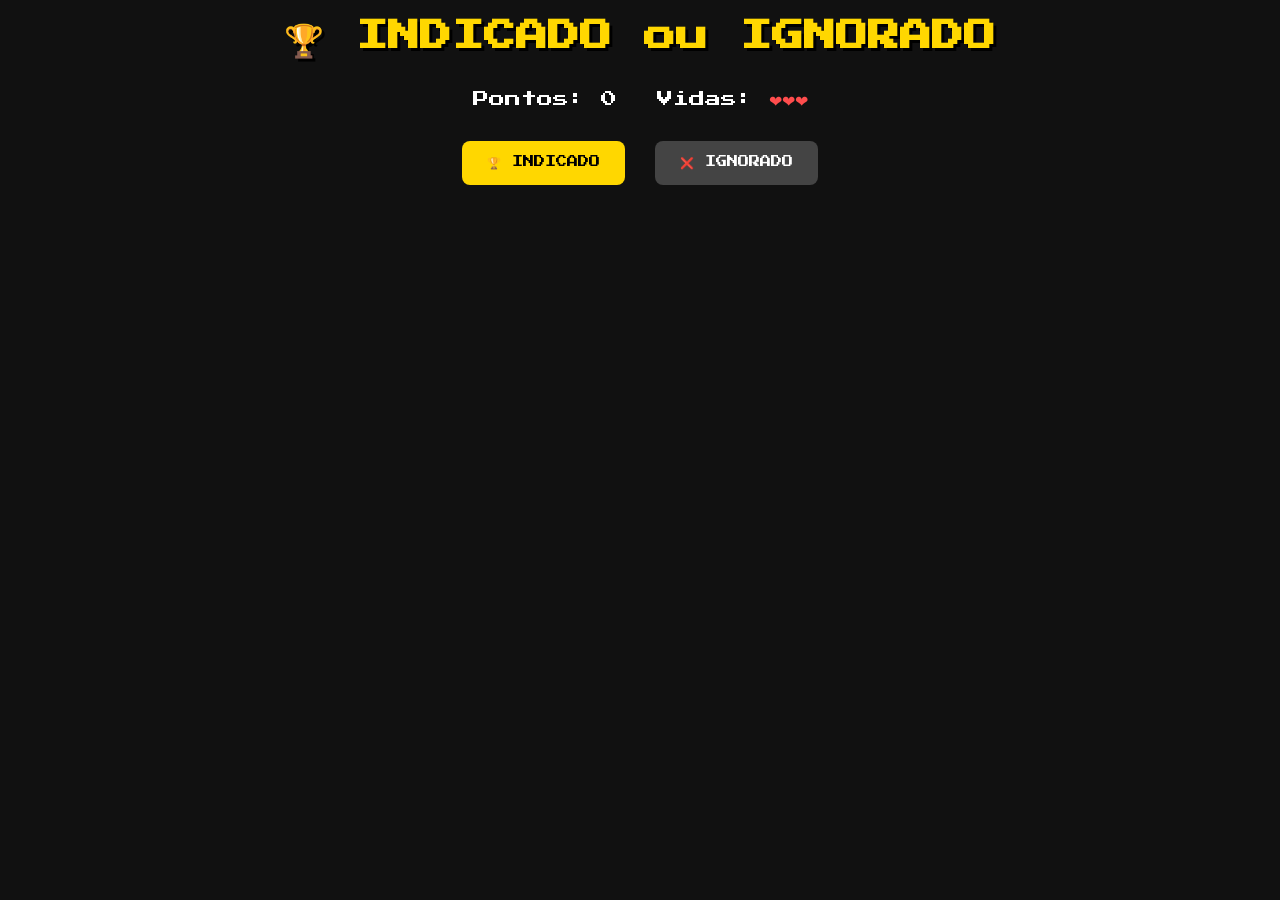
<file: indicado-ignorado/indicado-ignorado.html>
<!DOCTYPE html>
<html lang="pt-BR">
<head>
<meta charset="UTF-8">
<meta name="viewport" content="width=device-width, initial-scale=1.0">
<title>Indicado ou Ignorado - PagoMeia</title>
<link href="https://fonts.googleapis.com/css2?family=Press+Start+2P&display=swap" rel="stylesheet">

<style>
body{
margin:0;
background:#111;
font-family:'Press Start 2P',cursive;
color:#fff;
display:flex;
flex-direction:column;
align-items:center;
min-height:100vh;
text-align:center;
}

h1{
margin-top:20px;
color:#FFD700;
text-shadow:3px 3px #000;
}

#hud{
margin:10px;
display:flex;
gap:40px;
}

#poster img{
width:250px;
border-radius:10px;
margin-top:20px;
}

.buttons{
margin-top:20px;
display:flex;
gap:30px;
}

button{
padding:15px 25px;
cursor:pointer;
font-family:'Press Start 2P';
border:none;
border-radius:8px;
font-size:0.7em;
}

.indicado{
background:#FFD700;
color:#000;
}

.ignorado{
background:#444;
color:#fff;
}

#result{
margin-top:15px;
min-height:30px;
}

#lives{
color:#ff4d4d;
}
</style>
</head>
<body>

<h1>🏆 INDICADO ou IGNORADO</h1>

<div id="hud">
<div>Pontos: <span id="score">0</span></div>
<div>Vidas: <span id="lives">❤❤❤</span></div>
</div>

<div id="poster"></div>

<div class="buttons">
<button class="indicado" onclick="answer(true)">🏆 INDICADO</button>
<button class="ignorado" onclick="answer(false)">❌ IGNORADO</button>
</div>

<div id="result"></div>

<script>
const API_KEY="69f20920b621de40289df7481ea14b29";
const IMG="https://image.tmdb.org/t/p/w300";

let score=0;
let lives=3;
let currentMovie=null;
let isOscarMovie=false;
let usedMovies=new Set();

// 🎬 Lista expandida de filmes indicados ao Oscar
const OSCAR_IDS = [
13,497,680,122,155,27205,550,238,424,129,
278,240,603,857,637,14,1891,311,98,105,
157336,49026,597,85,19404,73,629,807,289
];

async function fetchRandomPopular(){
let movie;

while(true){
const page=Math.floor(Math.random()*50)+1;
const res=await fetch(`https://api.themoviedb.org/3/discover/movie?api_key=${API_KEY}&sort_by=popularity.desc&page=${page}`);
const data=await res.json();
movie=data.results[Math.floor(Math.random()*data.results.length)];

if(movie.poster_path && !usedMovies.has(movie.id)){
usedMovies.add(movie.id);
return movie;
}
}
}

async function fetchOscarMovie(){
let id;

while(true){
id=OSCAR_IDS[Math.floor(Math.random()*OSCAR_IDS.length)];
if(!usedMovies.has(id)){
usedMovies.add(id);
break;
}
}

const res=await fetch(`https://api.themoviedb.org/3/movie/${id}?api_key=${API_KEY}`);
return await res.json();
}

async function fetchMovie(){
const chooseOscar = Math.random() < 0.5;

if(chooseOscar){
isOscarMovie=true;
return await fetchOscarMovie();
}else{
isOscarMovie=false;
return await fetchRandomPopular();
}
}

function updateHUD(){
document.getElementById("score").innerText=score;
document.getElementById("lives").innerText="❤".repeat(lives);
}

async function nextRound(){
currentMovie = await fetchMovie();

document.getElementById("poster").innerHTML =
`<img src="${IMG+currentMovie.poster_path}">`;

document.getElementById("result").innerText="";
}

function answer(choice){

if(choice===isOscarMovie){
score++;
document.getElementById("result").innerText="✅ ACERTOU!";
}else{
lives--;
document.getElementById("result").innerText="❌ ERROU!";
if(lives<=0){
alert("GAME OVER - Pontos: "+score);
location.reload();
return;
}
}

updateHUD();
setTimeout(nextRound,1000);
}

updateHUD();
nextRound();
</script>

</body>
</html>
</file>
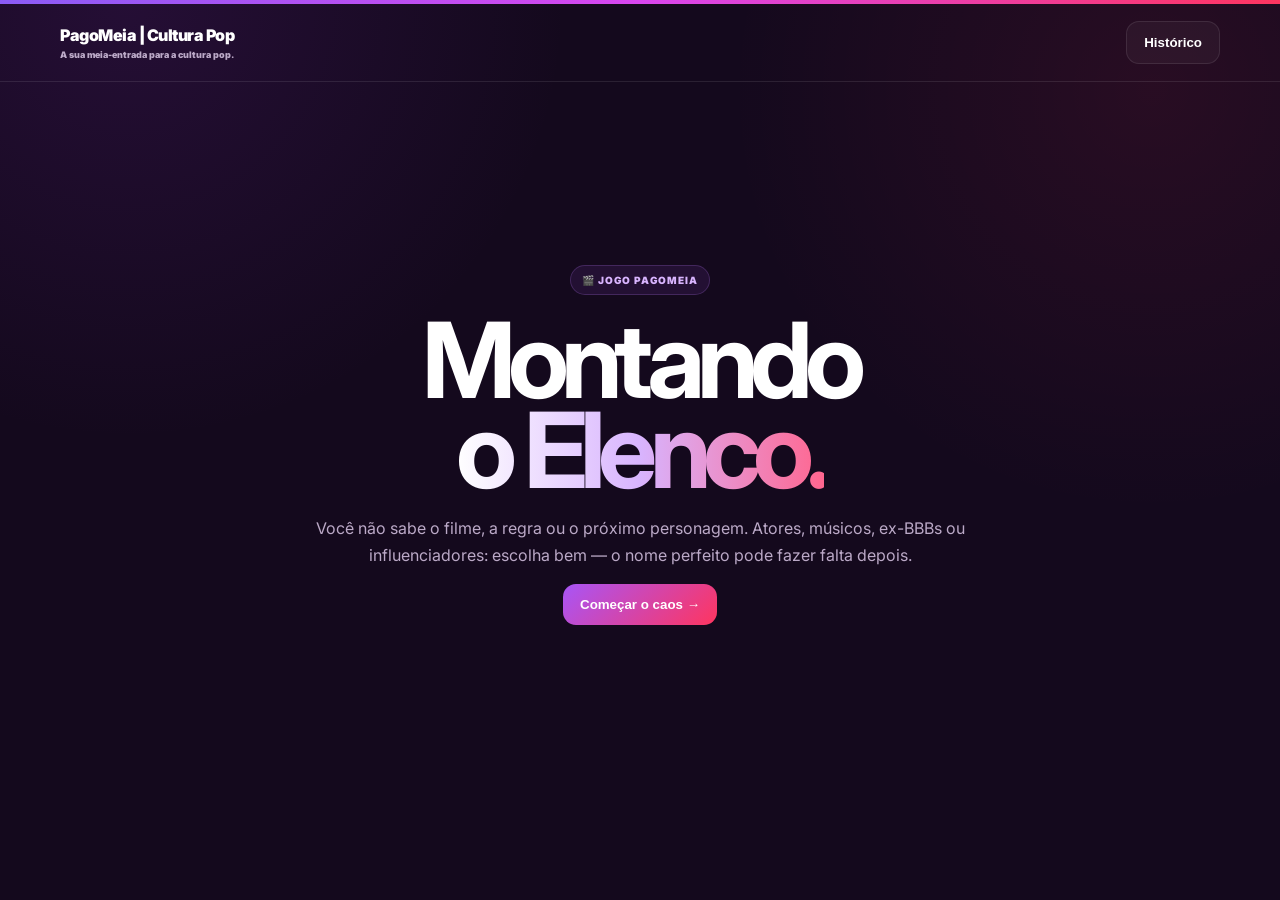
<file: MONTANDO ELENCO/montando-o-elenco-pagomeia.html>
<!doctype html><html lang="pt-BR"><head><meta charset="utf-8"><meta name="viewport" content="width=device-width,initial-scale=1">
<title>Montando o Elenco V2 — PagoMeia</title><link href="https://fonts.googleapis.com/css2?family=Inter:wght@600;700;800;900&display=swap" rel="stylesheet">
<style>
:root{--bg:#14091d;--card:#21102e;--line:#ffffff18;--mut:#bba9c7;--pur:#a855f7;--pink:#e83e8c;--red:#ff355f;--yel:#ffd166}
*{box-sizing:border-box}body{margin:0;min-height:100vh;background:radial-gradient(circle at 10% 0,#7627a92c,transparent 30%),radial-gradient(circle at 90% 10%,#ff355f16,transparent 30%),var(--bg);color:#fff;font-family:Inter,sans-serif}.top{height:4px;background:linear-gradient(90deg,#8b5cf6,#d946ef,#ff355f)}.w{width:min(1160px,calc(100% - 30px));margin:auto}header{height:78px;border-bottom:1px solid var(--line);display:flex;align-items:center}.head{display:flex;justify-content:space-between;align-items:center}.brand{font-weight:900;letter-spacing:-.03em}.brand small{display:block;font-size:9px;color:var(--mut);margin-top:4px;letter-spacing:0}.btn{border:1px solid var(--line);background:#ffffff0a;color:#fff;padding:13px 17px;border-radius:13px;font-weight:900;cursor:pointer}.btn:hover{transform:translateY(-1px)}.pri{border:0;background:linear-gradient(135deg,var(--pur),var(--red))}.white{background:#fff;color:#160a20}.screen{display:none;padding:48px 0 80px}.screen.on{display:block}.hero{min-height:70vh;display:grid;place-items:center;text-align:center}.badge{display:inline-block;border:1px solid #c084fc35;background:#a855f719;color:#d8b4fe;border-radius:99px;padding:8px 11px;font-size:10px;font-weight:900;text-transform:uppercase;letter-spacing:.08em}h1{font-size:clamp(55px,9vw,105px);line-height:.86;letter-spacing:-.075em;margin:20px 0}h1 span,.grad{background:linear-gradient(90deg,#fff,#d8b4fe,#ff668f);-webkit-background-clip:text;color:transparent}h2{font-size:clamp(34px,5vw,60px);letter-spacing:-.055em;margin:14px 0}.lead{color:var(--mut);line-height:1.65;max-width:700px}.center{text-align:center}.center .lead{margin:0 auto 25px}.grid2{display:grid;grid-template-columns:1fr 1fr;gap:16px;max-width:900px;margin:28px auto}.card{border:1px solid var(--line);background:#ffffff08;border-radius:22px;padding:24px}.mode{cursor:pointer}.mode:hover{border-color:#c084fc77;transform:translateY(-3px)}.mode b{display:block;font-size:25px;margin:12px 0}.mode p{color:var(--mut);font-size:12px;line-height:1.6}.field{margin:0 0 15px}.field label{display:block;color:#d8cce0;font-size:10px;text-transform:uppercase;letter-spacing:.08em;margin-bottom:7px}.inp{width:100%;padding:13px;border-radius:12px;border:1px solid var(--line);background:#ffffff08;color:#fff}.inp option{color:#111}.actions{display:flex;justify-content:center;gap:9px;flex-wrap:wrap;margin-top:20px}.revealbox{max-width:900px;margin:25px auto;border:1px solid var(--line);border-radius:28px;background:#ffffff07;padding:clamp(35px,7vw,80px) 25px;text-align:center}.slot{font-size:clamp(34px,6vw,72px);font-weight:900;letter-spacing:-.06em;min-height:1.2em}.rulecards{display:grid;grid-template-columns:repeat(3,1fr);gap:10px;max-width:900px;margin:25px auto}.rulecard{border:1px solid var(--line);border-radius:18px;background:#ffffff07;padding:20px;text-align:center}.rulecard .emoji{font-size:34px}.rulecard b{display:block;margin-top:10px}.charstage{display:grid;grid-template-columns:minmax(260px,430px) 1fr;gap:25px;max-width:1000px;margin:25px auto;align-items:center}.portrait{aspect-ratio:4/5;border-radius:26px;border:1px solid var(--line);background:linear-gradient(145deg,#321a44,#180c22);overflow:hidden;display:grid;place-items:center;font-size:70px;font-weight:900;color:#ffffff22}.portrait img{width:100%;height:100%;object-fit:cover}.charname{font-size:clamp(42px,6vw,75px);font-weight:900;letter-spacing:-.06em;line-height:.95;margin:14px 0}.people{display:grid;grid-template-columns:repeat(4,1fr);gap:12px;max-width:1000px;margin:24px auto}.person{padding:0;overflow:hidden;border:1px solid var(--line);border-radius:18px;background:#ffffff08;color:#fff;text-align:left;cursor:pointer}.person:hover{border-color:#c084fc;transform:translateY(-3px)}.pic{aspect-ratio:1;background:#352047;display:grid;place-items:center;font-size:40px;font-weight:900;color:#ffffff27;overflow:hidden}.pic img{width:100%;height:100%;object-fit:cover}.pn{padding:12px;font-size:12px;font-weight:900}.toolbar{display:flex;gap:8px;justify-content:center;flex-wrap:wrap}.confirm{max-width:850px;margin:25px auto;text-align:center}.confirm .choice{font-size:clamp(35px,6vw,65px);font-weight:900;letter-spacing:-.055em;margin:16px 0}.event{max-width:800px;margin:35px auto;text-align:center;padding:50px 25px;border:1px solid #ffd16644;border-radius:28px;background:#ffd1660c}.event .big{font-size:60px}.event h2{color:var(--yel)}.casts{display:grid;grid-template-columns:1fr 1fr;gap:16px;max-width:1000px;margin:25px auto}.cast{border:1px solid var(--line);border-radius:22px;background:#ffffff08;padding:22px}.castrow{display:grid;grid-template-columns:60px 1fr;gap:12px;align-items:center;padding:9px 0;border-bottom:1px solid var(--line)}.mini{width:60px;height:60px;border-radius:12px;background:#ffffff0b;overflow:hidden;display:grid;place-items:center}.mini img{width:100%;height:100%;object-fit:cover}.castrow small{display:block;color:var(--mut);font-size:10px}.histgrid{display:grid;grid-template-columns:repeat(3,1fr);gap:12px}.hist{border:1px solid var(--line);border-radius:17px;background:#ffffff07;padding:17px}.toast{position:fixed;z-index:20;bottom:22px;left:50%;transform:translate(-50%,30px);opacity:0;background:#fff;color:#111;padding:11px 16px;border-radius:99px;font-size:11px;font-weight:900;transition:.2s}.toast.show{opacity:1;transform:translate(-50%,0)}.veto{color:#ff9db0}.counter{font-size:11px;color:var(--mut);margin-top:10px}
@media(max-width:780px){.grid2,.casts,.charstage{grid-template-columns:1fr}.people{grid-template-columns:repeat(2,1fr)}.rulecards{grid-template-columns:1fr 1fr}.histgrid{grid-template-columns:1fr}}
</style></head><body><div class="top"></div><header><div class="w head"><div class="brand">PagoMeia | Cultura Pop<small>A sua meia-entrada para a cultura pop.</small></div><button class="btn" onclick="go('history');historyView()">Histórico</button></div></header><main class="w">
<section id="home" class="screen on"><div class="hero"><div><span class="badge">🎬 Jogo PagoMeia</span><h1>Montando<br><span>o Elenco.</span></h1><p class="lead">Você não sabe o filme, a regra ou o próximo personagem. Atores, músicos, ex-BBBs ou influenciadores: escolha bem — o nome perfeito pode fazer falta depois.</p><button class="btn pri" onclick="go('mode')">Começar o caos →</button></div></div></section>
<section id="mode" class="screen"><div class="center"><span class="badge">01 — Modo</span><h2>Como vamos destruir o remake?</h2></div><div class="grid2"><div class="card mode" onclick="setMode('v')"><div style="font-size:36px">⚔️</div><b>1V1</b><p>Dois elencos. Mesmo filme, mesma regra e banco compartilhado. Cada jogador tem 1 VETO.</p></div><div class="card mode" onclick="setMode('d')"><div style="font-size:36px">🤝</div><b>Dupla</b><p>Um elenco, escolhas alternadas. Cada jogador tem 1 NÃO ACEITO para cancelar a escolha do parceiro.</p></div></div></section>
<section id="setup" class="screen"><div class="center"><span class="badge">02 — Jogadores</span><h2>Quem vai escalar?</h2></div><div class="grid2"><div class="card"><div class="field"><label>Jogador 1</label><input id="p1" class="inp" value="Jogador 1"></div></div><div class="card"><div class="field"><label>Jogador 2</label><input id="p2" class="inp" value="Jogador 2"></div></div></div><div class="card" style="max-width:900px;margin:auto"><div class="field"><label>Quantidade de personagens</label><select id="roles" class="inp"><option>4</option><option selected>6</option><option>8</option></select></div><div class="field"><label>Categoria do filme — opcional</label><select id="cat" class="inp"><option value="">Qualquer categoria</option></select></div></div><div class="actions"><button class="btn pri" onclick="prepareMovie()">Ir para o sorteio →</button></div></section>
<section id="movieReveal" class="screen"><div class="center"><span class="badge">03 — Filme</span><h2>O remake de hoje será...</h2></div><div class="revealbox"><div id="movieSlot" class="slot">?</div><div class="actions"><button id="movieSpin" class="btn pri" onclick="spinMovie()">🎰 SORTEAR FILME</button><button id="toRule" class="btn white" style="display:none" onclick="go('ruleReveal')">Descobrir a regra →</button></div></div></section>
<section id="ruleReveal" class="screen"><div class="center"><span class="badge">04 — Regra absurda</span><h2>Agora vem o problema.</h2><p class="lead">Ninguém vê as regras antes. O sorteio revela uma só.</p></div><div class="revealbox"><div id="ruleSlot" class="slot">?</div><p id="ruleDesc" class="lead" style="margin:15px auto"></p><div class="actions"><button id="ruleSpin" class="btn pri" onclick="spinRule()">🎰 SORTEAR REGRA</button><button id="startBtn" class="btn white" style="display:none" onclick="startGame()">Começar o casting →</button></div></div></section>
<section id="next" class="screen"><div class="hero"><div><span id="nextProgress" class="badge"></span><h1 style="font-size:clamp(55px,8vw,95px)">PRÓXIMO<br><span>PAPEL...</span></h1><p class="lead">Você não sabe quem vem depois. E aquela escolha perfeita já pode ter ido embora.</p><button class="btn pri" onclick="revealCharacter()">Revelar personagem →</button></div></div></section>
<section id="character" class="screen"><div class="charstage"><div id="charPic" class="portrait">?</div><div><span id="charProgress" class="badge"></span><div id="charName" class="charname"></div><p id="turnTxt" class="lead"></p><button class="btn pri" onclick="openCasting()">Ver candidatos →</button></div></div></section>
<section id="casting" class="screen"><div class="center"><span id="castingRule" class="badge"></span><h2 id="castingTitle"></h2><p id="castingTurn" class="lead"></p></div><div id="people" class="people"></div><div class="toolbar"><button class="btn" onclick="newOptions()">🔄 Outras opções</button><input id="search" class="inp" style="width:min(320px,100%)" placeholder="🔎 Buscar no banco" oninput="renderPeople(true)"></div><div class="counter" style="text-align:center" id="poolCount"></div></section>
<section id="defend" class="screen"><div class="confirm"><span class="badge">DEFENDA SUA ESCALAÇÃO</span><h2 id="defChar"></h2><div id="defPerson" class="choice"></div><p class="lead" style="margin:0 auto">Antes de confirmar: por que essa pessoa funcionaria nesse papel?</p><div class="actions"><button class="btn pri" onclick="confirmPick()">✓ Confirmar escalação</button><button class="btn" onclick="backCasting()">↩ Repensar</button><button id="challenge" class="btn veto" onclick="challengePick()"></button></div><div id="challengeCount" class="counter"></div></div></section>
<section id="event" class="screen"><div class="event"><div class="big">🚨</div><span class="badge">Interferência do estúdio</span><h2 id="eventTitle"></h2><p id="eventText" class="lead" style="margin:0 auto 20px"></p><button class="btn white" onclick="continueAfterEvent()">Entendido. Ferrou. →</button></div></section>
<section id="final" class="screen"><div class="center"><span class="badge">🎬 Remake concluído</span><h2 id="finalTitle"></h2><p id="finalRule" class="lead"></p></div><div id="casts" class="casts"></div><div class="revealbox" style="padding:30px"><h2 style="font-size:34px">VOCÊ ASSISTIRIA ESSE REMAKE?</h2><div class="actions"><button class="btn">🍿 COM CERTEZA</button><button class="btn">💀 NEM DE GRAÇA</button></div></div><div class="actions"><button class="btn pri" onclick="jsonDown()">⬇️ Baixar JSON</button><button class="btn" onclick="go('mode')">Nova partida</button></div></section>
<section id="history" class="screen"><span class="badge">Arquivo PagoMeia</span><h2>Histórico</h2><div id="hist" class="histgrid"></div></section>
</main><div id="toast" class="toast"></div>
<script>
const MOVIES=[{"title": "Harry Potter e a Pedra Filosofal", "cat": "Fantasia", "chars": ["Harry Potter", "Hermione Granger", "Ron Weasley", "Alvo Dumbledore", "Severo Snape", "Rúbeo Hagrid", "Lord Voldemort", "Draco Malfoy", "Minerva McGonagall", "Dobby", "Sirius Black", "Lucius Malfoy"]}, {"title": "O Senhor dos Anéis", "cat": "Fantasia", "chars": ["Frodo Bolseiro", "Samwise Gamgee", "Gandalf", "Aragorn", "Legolas", "Gimli", "Boromir", "Saruman", "Galadriel", "Arwen", "Gollum", "Elrond"]}, {"title": "Os Vingadores", "cat": "Heróis", "chars": ["Homem de Ferro", "Capitão América", "Thor", "Hulk", "Viúva Negra", "Gavião Arqueiro", "Loki", "Nick Fury", "Maria Hill", "Pepper Potts"]}, {"title": "Batman: O Cavaleiro das Trevas", "cat": "Heróis", "chars": ["Bruce Wayne / Batman", "Coringa", "Alfred Pennyworth", "James Gordon", "Harvey Dent", "Rachel Dawes", "Lucius Fox", "Sal Maroni"]}, {"title": "Homem-Aranha", "cat": "Heróis", "chars": ["Peter Parker", "Mary Jane Watson", "Norman Osborn", "Harry Osborn", "Tio Ben", "Tia May", "J. Jonah Jameson", "Flash Thompson"]}, {"title": "X-Men", "cat": "Heróis", "chars": ["Wolverine", "Professor Xavier", "Magneto", "Jean Grey", "Ciclope", "Tempestade", "Mística", "Dentes-de-Sabre", "Vampira"]}, {"title": "Star Wars: Uma Nova Esperança", "cat": "Ficção científica", "chars": ["Luke Skywalker", "Leia Organa", "Han Solo", "Obi-Wan Kenobi", "Darth Vader", "Grand Moff Tarkin", "C-3PO", "R2-D2", "Chewbacca"]}, {"title": "Piratas do Caribe", "cat": "Fantasia", "chars": ["Jack Sparrow", "Will Turner", "Elizabeth Swann", "Hector Barbossa", "James Norrington", "Davy Jones", "Tia Dalma", "Bootstrap Bill"]}, {"title": "Matrix", "cat": "Ficção científica", "chars": ["Neo", "Trinity", "Morpheus", "Agente Smith", "Oráculo", "Cypher", "Tank", "Niobe"]}, {"title": "Jurassic Park", "cat": "Blockbuster", "chars": ["Alan Grant", "Ellie Sattler", "Ian Malcolm", "John Hammond", "Robert Muldoon", "Dennis Nedry", "Lex Murphy", "Tim Murphy"]}, {"title": "De Volta para o Futuro", "cat": "Blockbuster", "chars": ["Marty McFly", "Doc Brown", "Lorraine Baines", "George McFly", "Biff Tannen", "Jennifer Parker", "Strickland"]}, {"title": "Jogos Vorazes", "cat": "Fantasia", "chars": ["Katniss Everdeen", "Peeta Mellark", "Haymitch Abernathy", "Effie Trinket", "Presidente Snow", "Gale Hawthorne", "Cinna", "Caesar Flickerman"]}, {"title": "Crepúsculo", "cat": "Pop", "chars": ["Bella Swan", "Edward Cullen", "Jacob Black", "Carlisle Cullen", "Alice Cullen", "Charlie Swan", "Rosalie Hale", "Emmett Cullen"]}, {"title": "Barbie", "cat": "Pop", "chars": ["Barbie", "Ken", "Gloria", "Sasha", "CEO da Mattel", "Allan", "Ruth Handler", "Barbie Estranha"]}, {"title": "Meninas Malvadas", "cat": "Pop", "chars": ["Cady Heron", "Regina George", "Gretchen Wieners", "Karen Smith", "Janis Ian", "Damian", "Aaron Samuels", "Sra. George"]}, {"title": "As Branquelas", "cat": "Comédia", "chars": ["Marcus Copeland", "Kevin Copeland", "Brittany Wilson", "Tiffany Wilson", "Latrell Spencer", "Karen", "Heather", "Lisa"]}, {"title": "Todo Mundo em Pânico", "cat": "Comédia", "chars": ["Cindy Campbell", "Brenda Meeks", "Shorty Meeks", "Ray Wilkins", "Bobby Prinze", "Doofy Gilmore", "Greg Phillippe", "Buffy Gilmore"]}, {"title": "Se Beber, Não Case!", "cat": "Comédia", "chars": ["Phil Wenneck", "Stu Price", "Alan Garner", "Doug Billings", "Jade", "Mr. Chow", "Mike Tyson"]}, {"title": "O Diabo Veste Prada", "cat": "Pop", "chars": ["Miranda Priestly", "Andy Sachs", "Emily Charlton", "Nigel", "Nate Cooper", "Christian Thompson", "James Holt"]}, {"title": "Legalmente Loira", "cat": "Pop", "chars": ["Elle Woods", "Emmett Richmond", "Vivian Kensington", "Warner Huntington III", "Paulette Bonafonté", "Professor Callahan", "Brooke Taylor-Windham"]}, {"title": "Shrek", "cat": "Animação", "chars": ["Shrek", "Princesa Fiona", "Burro", "Lord Farquaad", "Gato de Botas", "Príncipe Encantado", "Fada Madrinha", "Rei Harold"]}, {"title": "Scooby-Doo", "cat": "Comédia", "chars": ["Fred Jones", "Daphne Blake", "Velma Dinkley", "Salsicha Rogers", "Scooby-Doo", "Scrappy-Doo", "Mondavarious"]}, {"title": "Toy Story", "cat": "Animação", "chars": ["Woody", "Buzz Lightyear", "Jessie", "Sr. Cabeça de Batata", "Rex", "Sid Phillips", "Betty", "Slinky"]}, {"title": "Os Incríveis", "cat": "Animação", "chars": ["Sr. Incrível", "Mulher-Elástica", "Violeta", "Flecha", "Síndrome", "Edna Moda", "Gelado", "Mirage"]}, {"title": "O Rei Leão", "cat": "Animação", "chars": ["Simba", "Nala", "Scar", "Mufasa", "Timão", "Pumba", "Rafiki", "Zazu"]}, {"title": "Pânico", "cat": "Terror", "chars": ["Sidney Prescott", "Gale Weathers", "Dewey Riley", "Billy Loomis", "Stu Macher", "Randy Meeks", "Tatum Riley", "Casey Becker"]}, {"title": "It: A Coisa", "cat": "Terror", "chars": ["Pennywise", "Bill Denbrough", "Beverly Marsh", "Richie Tozier", "Eddie Kaspbrak", "Ben Hanscom", "Mike Hanlon", "Stan Uris"]}, {"title": "A Família Addams", "cat": "Terror", "chars": ["Gomez Addams", "Morticia Addams", "Wandinha Addams", "Feioso Addams", "Tio Chico", "Vovó Addams", "Tropeço"]}, {"title": "Beetlejuice", "cat": "Terror", "chars": ["Beetlejuice", "Lydia Deetz", "Adam Maitland", "Barbara Maitland", "Delia Deetz", "Charles Deetz", "Otho"]}, {"title": "Titanic", "cat": "Blockbuster", "chars": ["Jack Dawson", "Rose DeWitt Bukater", "Cal Hockley", "Molly Brown", "Ruth DeWitt Bukater", "Capitão Smith", "Thomas Andrews"]}, {"title": "Pulp Fiction", "cat": "Cult", "chars": ["Vincent Vega", "Jules Winnfield", "Mia Wallace", "Butch Coolidge", "Marsellus Wallace", "Winston Wolfe", "Pumpkin", "Honey Bunny"]}, {"title": "Grease", "cat": "Musical", "chars": ["Danny Zuko", "Sandy Olsson", "Rizzo", "Kenickie", "Frenchy", "Doody", "Sonny", "Marty"]}, {"title": "Mamma Mia!", "cat": "Musical", "chars": ["Donna Sheridan", "Sophie Sheridan", "Sam Carmichael", "Bill Anderson", "Harry Bright", "Tanya", "Rosie", "Sky"]}, {"title": "A Fantástica Fábrica de Chocolate", "cat": "Fantasia", "chars": ["Willy Wonka", "Charlie Bucket", "Vovô Joe", "Veruca Salt", "Augustus Gloop", "Violet Beauregarde", "Mike Teavee", "Sra. Bucket"]}], PEOPLE=[{"name": "Fernanda Montenegro", "birth": 1929, "tags": ["brasileiros", "atores"]}, {"name": "Tony Ramos", "birth": 1948, "tags": ["brasileiros", "atores"]}, {"name": "Wagner Moura", "birth": 1976, "tags": ["brasileiros", "atores"]}, {"name": "Selton Mello", "birth": 1972, "tags": ["brasileiros", "atores"]}, {"name": "Lázaro Ramos", "birth": 1978, "tags": ["brasileiros", "atores"]}, {"name": "Rodrigo Santoro", "birth": 1975, "tags": ["brasileiros", "atores"]}, {"name": "Taís Araújo", "birth": 1978, "tags": ["brasileiros", "atores"]}, {"name": "Alice Braga", "birth": 1983, "tags": ["brasileiros", "atores"]}, {"name": "Sônia Braga", "birth": 1950, "tags": ["brasileiros", "atores"]}, {"name": "Marcos Palmeira", "birth": 1963, "tags": ["brasileiros", "atores"]}, {"name": "Marco Nanini", "birth": 1948, "tags": ["brasileiros", "atores", "comediantes"]}, {"name": "Regina Casé", "birth": 1954, "tags": ["brasileiros", "atores", "comediantes"]}, {"name": "Débora Bloch", "birth": 1963, "tags": ["brasileiros", "atores"]}, {"name": "Marieta Severo", "birth": 1946, "tags": ["brasileiros", "atores"]}, {"name": "Antônio Fagundes", "birth": 1949, "tags": ["brasileiros", "atores"]}, {"name": "Glória Pires", "birth": 1963, "tags": ["brasileiros", "atores"]}, {"name": "Matheus Nachtergaele", "birth": 1969, "tags": ["brasileiros", "atores"]}, {"name": "Dira Paes", "birth": 1969, "tags": ["brasileiros", "atores"]}, {"name": "Bruna Marquezine", "birth": 1995, "tags": ["brasileiros", "atores"]}, {"name": "Cauã Reymond", "birth": 1980, "tags": ["brasileiros", "atores"]}, {"name": "Paolla Oliveira", "birth": 1982, "tags": ["brasileiros", "atores"]}, {"name": "Adriana Esteves", "birth": 1969, "tags": ["brasileiros", "atores"]}, {"name": "Murilo Benício", "birth": 1971, "tags": ["brasileiros", "atores"]}, {"name": "Débora Falabella", "birth": 1979, "tags": ["brasileiros", "atores"]}, {"name": "Vera Holtz", "birth": 1953, "tags": ["brasileiros", "atores"]}, {"name": "Ary Fontoura", "birth": 1933, "tags": ["brasileiros", "atores"]}, {"name": "Lilia Cabral", "birth": 1957, "tags": ["brasileiros", "atores"]}, {"name": "Susana Vieira", "birth": 1942, "tags": ["brasileiros", "atores"]}, {"name": "Renato Aragão", "birth": 1935, "tags": ["brasileiros", "atores", "comediantes"]}, {"name": "Lima Duarte", "birth": 1930, "tags": ["brasileiros", "atores"]}, {"name": "Zezé Motta", "birth": 1944, "tags": ["brasileiros", "atores", "musicos"]}, {"name": "José de Abreu", "birth": 1946, "tags": ["brasileiros", "atores"]}, {"name": "Miguel Falabella", "birth": 1956, "tags": ["brasileiros", "atores", "comediantes"]}, {"name": "Cláudia Raia", "birth": 1966, "tags": ["brasileiros", "atores"]}, {"name": "Malu Mader", "birth": 1966, "tags": ["brasileiros", "atores"]}, {"name": "Christiane Torloni", "birth": 1957, "tags": ["brasileiros", "atores"]}, {"name": "Herson Capri", "birth": 1951, "tags": ["brasileiros", "atores"]}, {"name": "Osmar Prado", "birth": 1947, "tags": ["brasileiros", "atores"]}, {"name": "Stênio Garcia", "birth": 1932, "tags": ["brasileiros", "atores"]}, {"name": "Nathalia Timberg", "birth": 1929, "tags": ["brasileiros", "atores"]}, {"name": "Fábio Porchat", "birth": 1983, "tags": ["brasileiros", "atores", "comediantes"]}, {"name": "Tatá Werneck", "birth": 1983, "tags": ["brasileiros", "atores", "comediantes"]}, {"name": "Paulo Vieira", "birth": 1992, "tags": ["brasileiros", "atores", "comediantes"]}, {"name": "Marcelo Adnet", "birth": 1981, "tags": ["brasileiros", "atores", "comediantes"]}, {"name": "Dani Calabresa", "birth": 1981, "tags": ["brasileiros", "atores", "comediantes"]}, {"name": "Leandro Hassum", "birth": 1973, "tags": ["brasileiros", "atores", "comediantes"]}, {"name": "Whindersson Nunes", "birth": 1995, "tags": ["brasileiros", "comediantes"]}, {"name": "Seu Jorge", "birth": 1970, "tags": ["brasileiros", "atores", "musicos"]}, {"name": "Maisa Silva", "birth": 2002, "tags": ["brasileiros", "atores"]}, {"name": "Grazi Massafera", "birth": 1982, "tags": ["brasileiros", "atores", "ex-bbbs"]}, {"name": "Sabrina Sato", "birth": 1981, "tags": ["brasileiros", "ex-bbbs"]}, {"name": "Juliette Freire", "birth": 1989, "tags": ["brasileiros", "ex-bbbs", "musicos"]}, {"name": "Gil do Vigor", "birth": 1991, "tags": ["brasileiros", "ex-bbbs"]}, {"name": "Ana Clara Lima", "birth": 1997, "tags": ["brasileiros", "ex-bbbs"]}, {"name": "Babu Santana", "birth": 1979, "tags": ["brasileiros", "atores", "ex-bbbs"]}, {"name": "Rafa Kalimann", "birth": 1993, "tags": ["brasileiros", "atores", "ex-bbbs"]}, {"name": "Thelma Assis", "birth": 1984, "tags": ["brasileiros", "ex-bbbs"]}, {"name": "Fiuk", "birth": 1990, "tags": ["brasileiros", "atores", "musicos", "ex-bbbs"]}, {"name": "Karol Conká", "birth": 1986, "tags": ["brasileiros", "musicos", "ex-bbbs"]}, {"name": "Projota", "birth": 1986, "tags": ["brasileiros", "musicos", "ex-bbbs"]}, {"name": "Arthur Aguiar", "birth": 1989, "tags": ["brasileiros", "atores", "musicos", "ex-bbbs"]}, {"name": "Jade Picon", "birth": 2001, "tags": ["brasileiros", "atores", "ex-bbbs"]}, {"name": "Paulo André Camilo", "birth": 1998, "tags": ["brasileiros", "ex-bbbs"]}, {"name": "Pedro Scooby", "birth": 1988, "tags": ["brasileiros", "ex-bbbs"]}, {"name": "Linn da Quebrada", "birth": 1990, "tags": ["brasileiros", "atores", "musicos", "ex-bbbs"]}, {"name": "Fred Nicácio", "birth": 1987, "tags": ["brasileiros", "ex-bbbs"]}, {"name": "Domitila Barros", "birth": 1984, "tags": ["brasileiros", "ex-bbbs"]}, {"name": "Beatriz Reis", "birth": 2000, "tags": ["brasileiros", "ex-bbbs"]}, {"name": "Davi Brito", "birth": 2002, "tags": ["brasileiros", "ex-bbbs"]}, {"name": "Matteus Amaral", "birth": 1996, "tags": ["brasileiros", "ex-bbbs"]}, {"name": "Fernanda Bande", "birth": 1992, "tags": ["brasileiros", "ex-bbbs"]}, {"name": "Alane Dias", "birth": 1999, "tags": ["brasileiros", "ex-bbbs"]}, {"name": "Giovanna Pitel", "birth": 1999, "tags": ["brasileiros", "ex-bbbs"]}, {"name": "Wanessa Camargo", "birth": 1982, "tags": ["brasileiros", "musicos", "ex-bbbs"]}, {"name": "Aline Wirley", "birth": 1981, "tags": ["brasileiros", "musicos", "ex-bbbs"]}, {"name": "Bruna Griphao", "birth": 1999, "tags": ["brasileiros", "atores", "ex-bbbs"]}, {"name": "Douglas Silva", "birth": 1988, "tags": ["brasileiros", "atores", "ex-bbbs"]}, {"name": "Naiara Azevedo", "birth": 1989, "tags": ["brasileiros", "musicos", "ex-bbbs"]}, {"name": "Manu Gavassi", "birth": 1993, "tags": ["brasileiros", "atores", "musicos", "ex-bbbs"]}, {"name": "Kaysar Dadour", "birth": 1989, "tags": ["brasileiros", "atores", "ex-bbbs"]}, {"name": "Gleici Damasceno", "birth": 1995, "tags": ["brasileiros", "ex-bbbs"]}, {"name": "Kleber Bambam", "birth": 1978, "tags": ["brasileiros", "ex-bbbs"]}, {"name": "Diego Alemão", "birth": 1981, "tags": ["brasileiros", "ex-bbbs"]}, {"name": "Marcelo Dourado", "birth": 1972, "tags": ["brasileiros", "ex-bbbs"]}, {"name": "Maria Melilo", "birth": 1983, "tags": ["brasileiros", "ex-bbbs"]}, {"name": "Jean Wyllys", "birth": 1974, "tags": ["brasileiros", "ex-bbbs"]}, {"name": "Sophie Charlotte", "birth": 1989, "tags": ["brasileiros", "atores"]}, {"name": "Letícia Colin", "birth": 1989, "tags": ["brasileiros", "atores"]}, {"name": "Gabriel Leone", "birth": 1993, "tags": ["brasileiros", "atores"]}, {"name": "Humberto Carrão", "birth": 1991, "tags": ["brasileiros", "atores"]}, {"name": "Chay Suede", "birth": 1992, "tags": ["brasileiros", "atores"]}, {"name": "João Guilherme", "birth": 2002, "tags": ["brasileiros", "atores"]}, {"name": "Isis Valverde", "birth": 1987, "tags": ["brasileiros", "atores"]}, {"name": "Marina Ruy Barbosa", "birth": 1995, "tags": ["brasileiros", "atores"]}, {"name": "Camila Pitanga", "birth": 1977, "tags": ["brasileiros", "atores"]}, {"name": "Juliana Paes", "birth": 1979, "tags": ["brasileiros", "atores"]}, {"name": "Leandra Leal", "birth": 1982, "tags": ["brasileiros", "atores"]}, {"name": "Drica Moraes", "birth": 1969, "tags": ["brasileiros", "atores"]}, {"name": "Irandhir Santos", "birth": 1978, "tags": ["brasileiros", "atores"]}, {"name": "Fábio Assunção", "birth": 1971, "tags": ["brasileiros", "atores"]}, {"name": "Vanessa Giácomo", "birth": 1983, "tags": ["brasileiros", "atores"]}, {"name": "Nany People", "birth": 1965, "tags": ["brasileiros", "atores", "comediantes"]}, {"name": "Marcius Melhem", "birth": 1972, "tags": ["brasileiros", "atores", "comediantes"]}, {"name": "Gregório Duvivier", "birth": 1986, "tags": ["brasileiros", "atores", "comediantes"]}, {"name": "Rafael Portugal", "birth": 1985, "tags": ["brasileiros", "atores", "comediantes"]}, {"name": "Samantha Schmütz", "birth": 1979, "tags": ["brasileiros", "atores", "comediantes"]}, {"name": "Eduardo Sterblitch", "birth": 1987, "tags": ["brasileiros", "atores", "comediantes"]}, {"name": "Mônica Martelli", "birth": 1968, "tags": ["brasileiros", "atores", "comediantes"]}, {"name": "Tom Cavalcante", "birth": 1962, "tags": ["brasileiros", "atores", "comediantes"]}, {"name": "Fábio Rabin", "birth": 1981, "tags": ["brasileiros", "comediantes"]}, {"name": "Afonso Padilha", "birth": 1988, "tags": ["brasileiros", "comediantes"]}, {"name": "Bruna Louise", "birth": 1993, "tags": ["brasileiros", "comediantes"]}, {"name": "Thiago Ventura", "birth": 1989, "tags": ["brasileiros", "comediantes"]}, {"name": "Danilo Gentili", "birth": 1979, "tags": ["brasileiros", "comediantes"]}, {"name": "Murilo Couto", "birth": 1988, "tags": ["brasileiros", "comediantes"]}, {"name": "Ivete Sangalo", "birth": 1972, "tags": ["brasileiros", "musicos"]}, {"name": "Anitta", "birth": 1993, "tags": ["brasileiros", "musicos"]}, {"name": "Ludmilla", "birth": 1995, "tags": ["brasileiros", "musicos"]}, {"name": "Gloria Groove", "birth": 1995, "tags": ["brasileiros", "musicos"]}, {"name": "Pabllo Vittar", "birth": 1993, "tags": ["brasileiros", "musicos"]}, {"name": "Iza", "birth": 1990, "tags": ["brasileiros", "musicos"]}, {"name": "Ney Matogrosso", "birth": 1941, "tags": ["brasileiros", "musicos"]}, {"name": "Caetano Veloso", "birth": 1942, "tags": ["brasileiros", "musicos"]}, {"name": "Gilberto Gil", "birth": 1942, "tags": ["brasileiros", "musicos"]}, {"name": "Maria Bethânia", "birth": 1946, "tags": ["brasileiros", "musicos"]}, {"name": "Gal Costa", "birth": 1945, "tags": ["brasileiros", "musicos"]}, {"name": "Djavan", "birth": 1949, "tags": ["brasileiros", "musicos"]}, {"name": "Alcione", "birth": 1947, "tags": ["brasileiros", "musicos"]}, {"name": "Fafá de Belém", "birth": 1956, "tags": ["brasileiros", "musicos"]}, {"name": "Daniela Mercury", "birth": 1965, "tags": ["brasileiros", "musicos"]}, {"name": "Xuxa Meneghel", "birth": 1963, "tags": ["brasileiros", "atores", "musicos"]}, {"name": "Fábio Jr.", "birth": 1953, "tags": ["brasileiros", "atores", "musicos"]}, {"name": "Roberto Carlos", "birth": 1941, "tags": ["brasileiros", "musicos"]}, {"name": "Meryl Streep", "birth": 1949, "tags": ["atores"]}, {"name": "Morgan Freeman", "birth": 1937, "tags": ["atores"]}, {"name": "Michael Keaton", "birth": 1951, "tags": ["atores"]}, {"name": "Michelle Pfeiffer", "birth": 1958, "tags": ["atores"]}, {"name": "Mark Ruffalo", "birth": 1967, "tags": ["atores"]}, {"name": "Margot Robbie", "birth": 1990, "tags": ["atores"]}, {"name": "Matt Damon", "birth": 1970, "tags": ["atores"]}, {"name": "Matthew McConaughey", "birth": 1969, "tags": ["atores"]}, {"name": "Mahershala Ali", "birth": 1974, "tags": ["atores"]}, {"name": "Maya Rudolph", "birth": 1972, "tags": ["atores"]}, {"name": "Samuel L. Jackson", "birth": 1948, "tags": ["atores"]}, {"name": "Sandra Bullock", "birth": 1964, "tags": ["atores"]}, {"name": "Steve Carell", "birth": 1962, "tags": ["atores"]}, {"name": "Scarlett Johansson", "birth": 1984, "tags": ["atores"]}, {"name": "Saoirse Ronan", "birth": 1994, "tags": ["atores"]}, {"name": "Ryan Gosling", "birth": 1980, "tags": ["atores"]}, {"name": "Ryan Reynolds", "birth": 1976, "tags": ["atores"]}, {"name": "Robert Downey Jr.", "birth": 1965, "tags": ["atores"]}, {"name": "Robert Pattinson", "birth": 1986, "tags": ["atores"]}, {"name": "Rachel McAdams", "birth": 1978, "tags": ["atores"]}, {"name": "Pedro Pascal", "birth": 1975, "tags": ["atores"]}, {"name": "Paul Rudd", "birth": 1969, "tags": ["atores"]}, {"name": "Penélope Cruz", "birth": 1974, "tags": ["atores"]}, {"name": "Patrick Stewart", "birth": 1940, "tags": ["atores"]}, {"name": "Phoebe Waller-Bridge", "birth": 1985, "tags": ["atores"]}, {"name": "Jennifer Coolidge", "birth": 1961, "tags": ["atores"]}, {"name": "Jennifer Lawrence", "birth": 1990, "tags": ["atores"]}, {"name": "Joaquin Phoenix", "birth": 1974, "tags": ["atores"]}, {"name": "Jamie Lee Curtis", "birth": 1958, "tags": ["atores"]}, {"name": "Javier Bardem", "birth": 1969, "tags": ["atores"]}, {"name": "Emma Stone", "birth": 1988, "tags": ["atores"]}, {"name": "Emma Thompson", "birth": 1959, "tags": ["atores"]}, {"name": "Eddie Murphy", "birth": 1961, "tags": ["atores"]}, {"name": "Emily Blunt", "birth": 1983, "tags": ["atores"]}, {"name": "Ewan McGregor", "birth": 1971, "tags": ["atores"]}, {"name": "Chris Evans", "birth": 1981, "tags": ["atores"]}, {"name": "Chris Hemsworth", "birth": 1983, "tags": ["atores"]}, {"name": "Cate Blanchett", "birth": 1969, "tags": ["atores"]}, {"name": "Colin Farrell", "birth": 1976, "tags": ["atores"]}, {"name": "Cillian Murphy", "birth": 1976, "tags": ["atores"]}, {"name": "Anne Hathaway", "birth": 1982, "tags": ["atores"]}, {"name": "Adam Driver", "birth": 1983, "tags": ["atores"]}, {"name": "Amy Adams", "birth": 1974, "tags": ["atores"]}, {"name": "Anthony Hopkins", "birth": 1937, "tags": ["atores"]}, {"name": "Aubrey Plaza", "birth": 1984, "tags": ["atores"]}, {"name": "Tom Hanks", "birth": 1956, "tags": ["atores"]}, {"name": "Tom Cruise", "birth": 1962, "tags": ["atores"]}, {"name": "Tilda Swinton", "birth": 1960, "tags": ["atores"]}, {"name": "Timothée Chalamet", "birth": 1995, "tags": ["atores"]}, {"name": "Toni Collette", "birth": 1972, "tags": ["atores"]}, {"name": "Viola Davis", "birth": 1965, "tags": ["atores"]}, {"name": "Vin Diesel", "birth": 1967, "tags": ["atores"]}, {"name": "Viggo Mortensen", "birth": 1958, "tags": ["atores"]}, {"name": "Vanessa Kirby", "birth": 1988, "tags": ["atores"]}, {"name": "Victoria Pedretti", "birth": 1995, "tags": ["atores"]}, {"name": "Daniel Kaluuya", "birth": 1989, "tags": ["atores"]}, {"name": "Denzel Washington", "birth": 1954, "tags": ["atores"]}, {"name": "Daniel Craig", "birth": 1968, "tags": ["atores"]}, {"name": "Da'Vine Joy Randolph", "birth": 1986, "tags": ["atores"]}, {"name": "Dakota Johnson", "birth": 1989, "tags": ["atores"]}, {"name": "Florence Pugh", "birth": 1996, "tags": ["atores"]}, {"name": "Frances McDormand", "birth": 1957, "tags": ["atores"]}, {"name": "Forest Whitaker", "birth": 1961, "tags": ["atores"]}, {"name": "Finn Wolfhard", "birth": 2002, "tags": ["atores"]}, {"name": "Felicity Jones", "birth": 1983, "tags": ["atores"]}, {"name": "Keanu Reeves", "birth": 1964, "tags": ["atores"]}, {"name": "Kate Winslet", "birth": 1975, "tags": ["atores"]}, {"name": "Kirsten Dunst", "birth": 1982, "tags": ["atores"]}, {"name": "Keke Palmer", "birth": 1993, "tags": ["atores"]}, {"name": "Kevin Bacon", "birth": 1958, "tags": ["atores"]}];
PEOPLE.push(
{name:"Felipe Neto",birth:1988,tags:["influencers"]},
{name:"Whindersson Nunes",birth:1995,tags:["influencers","comediantes"]},
{name:"Virginia Fonseca",birth:1999,tags:["influencers"]},
{name:"Carlinhos Maia",birth:1991,tags:["influencers"]},
{name:"Bianca Andrade",birth:1994,tags:["influencers"]},
{name:"Gkay",birth:1992,tags:["influencers"]},
{name:"Lucas Rangel",birth:1997,tags:["influencers"]},
{name:"Camila Loures",birth:1995,tags:["influencers"]},
{name:"Kéfera Buchmann",birth:1993,tags:["influencers","atores"]},
{name:"Christian Figueiredo",birth:1994,tags:["influencers"]},
{name:"Julio Cocielo",birth:1993,tags:["influencers"]},
{name:"Tata Estaniecki",birth:1993,tags:["influencers"]},
{name:"Viih Tube",birth:2000,tags:["influencers","ex-bbbs"]},
{name:"Eliezer do Carmo",birth:1990,tags:["influencers","ex-bbbs"]},
{name:"Mari Maria",birth:1992,tags:["influencers"]},
{name:"Niina Secrets",birth:1994,tags:["influencers"]},
{name:"Bruno Correa",birth:1987,tags:["influencers"]},
{name:"LubaTV",birth:1990,tags:["influencers"]},
{name:"Nath Finanças",birth:1998,tags:["influencers"]},
{name:"Casimiro Miguel",birth:1993,tags:["influencers"]},
{name:"Igão",birth:1994,tags:["influencers"]},
{name:"Mítico",birth:1995,tags:["influencers"]},
{name:"Bruno PlayHard",birth:1994,tags:["influencers"]},
{name:"Nobru",birth:2001,tags:["influencers"]},
{name:"Jon Vlogs",birth:1999,tags:["influencers"]},
{name:"Brino",birth:1996,tags:["influencers"]},
{name:"Pequena Lo",birth:1996,tags:["influencers"]},
{name:"Rafa Uccman",birth:1993,tags:["influencers"]},
{name:"Lorelay Fox",birth:1987,tags:["influencers"]},
{name:"Maira Medeiros",birth:1984,tags:["influencers"]}
);
const RULES=[
{id:"atores-br",emoji:"🎭",name:"ATORES BRASILEIROS",desc:"O remake inteiro precisa ser escalado apenas com atores e atrizes brasileiros."},
{id:"ex-bbbs",emoji:"👁️",name:"EX-BBBS",desc:"Só ex-participantes do BBB. Sim, todos os papéis."},
{id:"musicos",emoji:"🎤",name:"MÚSICOS",desc:"O elenco inteiro precisa vir da música."},
{id:"60+",emoji:"🧓",name:"ATORES +60",desc:"Só atores e atrizes com 60 anos ou mais."},
{id:"influencers",emoji:"📱",name:"INFLUENCIADORES BRASILEIROS",desc:"Só influenciadores e criadores de conteúdo brasileiros."}
];
const CHAR_WIKI={"Harry Potter": "Harry Potter (character)", "Hermione Granger": "Hermione Granger", "Ron Weasley": "Ron Weasley", "Alvo Dumbledore": "Albus Dumbledore", "Severo Snape": "Severus Snape", "Rúbeo Hagrid": "Rubeus Hagrid", "Lord Voldemort": "Lord Voldemort", "Draco Malfoy": "Draco Malfoy", "Minerva McGonagall": "Minerva McGonagall", "Dobby": "Dobby (Harry Potter)", "Sirius Black": "Sirius Black", "Lucius Malfoy": "Lucius Malfoy", "Frodo Bolseiro": "Frodo Baggins", "Samwise Gamgee": "Samwise Gamgee", "Gandalf": "Gandalf", "Aragorn": "Aragorn", "Legolas": "Legolas", "Gimli": "Gimli (Middle-earth)", "Boromir": "Boromir", "Saruman": "Saruman", "Galadriel": "Galadriel", "Arwen": "Arwen", "Gollum": "Gollum", "Elrond": "Elrond", "Homem de Ferro": "Iron Man", "Capitão América": "Captain America", "Thor": "Thor (Marvel Comics)", "Hulk": "Hulk", "Viúva Negra": "Black Widow (Natasha Romanova)", "Gavião Arqueiro": "Hawkeye (Clint Barton)", "Loki": "Loki (Marvel Comics)", "Nick Fury": "Nick Fury", "Maria Hill": "Maria Hill", "Pepper Potts": "Pepper Potts", "Bruce Wayne / Batman": "Batman", "Coringa": "Joker (character)", "Alfred Pennyworth": "Alfred Pennyworth", "James Gordon": "James Gordon (character)", "Harvey Dent": "Two-Face", "Rachel Dawes": "Rachel Dawes", "Lucius Fox": "Lucius Fox", "Peter Parker": "Spider-Man", "Mary Jane Watson": "Mary Jane Watson", "Norman Osborn": "Green Goblin", "Harry Osborn": "Harry Osborn", "Tio Ben": "Uncle Ben", "Tia May": "Aunt May", "J. Jonah Jameson": "J. Jonah Jameson", "Flash Thompson": "Flash Thompson", "Wolverine": "Wolverine (character)", "Professor Xavier": "Professor X", "Magneto": "Magneto (Marvel Comics)", "Jean Grey": "Jean Grey", "Ciclope": "Cyclops (Marvel Comics)", "Tempestade": "Storm (Marvel Comics)", "Mística": "Mystique (character)", "Dentes-de-Sabre": "Sabretooth (character)", "Vampira": "Rogue (Marvel Comics)", "Luke Skywalker": "Luke Skywalker", "Leia Organa": "Princess Leia", "Han Solo": "Han Solo", "Obi-Wan Kenobi": "Obi-Wan Kenobi", "Darth Vader": "Darth Vader", "Grand Moff Tarkin": "Grand Moff Tarkin", "C-3PO": "C-3PO", "R2-D2": "R2-D2", "Chewbacca": "Chewbacca", "Jack Sparrow": "Jack Sparrow", "Will Turner": "Will Turner", "Elizabeth Swann": "Elizabeth Swann", "Hector Barbossa": "Hector Barbossa", "Davy Jones": "Davy Jones (character)", "Neo": "Neo (The Matrix)", "Trinity": "Trinity (The Matrix)", "Morpheus": "Morpheus (The Matrix)", "Agente Smith": "Agent Smith", "Oráculo": "The Oracle (The Matrix)", "Marty McFly": "Marty McFly", "Doc Brown": "Emmett Brown", "Biff Tannen": "Biff Tannen", "Katniss Everdeen": "Katniss Everdeen", "Peeta Mellark": "Peeta Mellark", "Haymitch Abernathy": "Haymitch Abernathy", "Effie Trinket": "Effie Trinket", "Presidente Snow": "Coriolanus Snow", "Gale Hawthorne": "Gale Hawthorne", "Bella Swan": "Bella Swan", "Edward Cullen": "Edward Cullen", "Jacob Black": "Jacob Black", "Barbie": "Barbie (film character)", "Ken": "Ken (Barbie)", "Cady Heron": "Cady Heron", "Regina George": "Regina George", "Gretchen Wieners": "Gretchen Wieners", "Karen Smith": "Karen Smith", "Shrek": "Shrek (character)", "Princesa Fiona": "Princess Fiona", "Burro": "Donkey (Shrek)", "Lord Farquaad": "Lord Farquaad", "Gato de Botas": "Puss in Boots (Shrek)", "Fred Jones": "Fred Jones (Scooby-Doo)", "Daphne Blake": "Daphne Blake", "Velma Dinkley": "Velma Dinkley", "Salsicha Rogers": "Shaggy Rogers", "Scooby-Doo": "Scooby-Doo (character)", "Woody": "Woody (Toy Story)", "Buzz Lightyear": "Buzz Lightyear", "Jessie": "Jessie (Toy Story)", "Sr. Incrível": "Mr. Incredible", "Mulher-Elástica": "Elastigirl", "Violeta": "Violet Parr", "Flecha": "Dash Parr", "Síndrome": "Syndrome (The Incredibles)", "Edna Moda": "Edna Mode", "Simba": "Simba", "Nala": "Nala (The Lion King)", "Scar": "Scar (The Lion King)", "Mufasa": "Mufasa", "Timão": "Timon and Pumbaa", "Pumba": "Timon and Pumbaa", "Rafiki": "Rafiki", "Zazu": "Zazu", "Sidney Prescott": "Sidney Prescott", "Gale Weathers": "Gale Weathers", "Dewey Riley": "Dewey Riley", "Billy Loomis": "Billy Loomis", "Pennywise": "It (character)", "Bill Denbrough": "Bill Denbrough", "Beverly Marsh": "Beverly Marsh", "Richie Tozier": "Richie Tozier", "Gomez Addams": "Gomez Addams", "Morticia Addams": "Morticia Addams", "Wandinha Addams": "Wednesday Addams", "Feioso Addams": "Pugsley Addams", "Tio Chico": "Uncle Fester", "Beetlejuice": "Betelgeuse (character)", "Lydia Deetz": "Lydia Deetz", "Jack Dawson": "Jack Dawson (Titanic)", "Rose DeWitt Bukater": "Rose DeWitt Bukater", "Vincent Vega": "Vincent Vega", "Jules Winnfield": "Jules Winnfield", "Mia Wallace": "Mia Wallace", "Butch Coolidge": "Butch Coolidge", "Willy Wonka": "Willy Wonka", "Charlie Bucket": "Charlie Bucket"};
const EVENTS=[
{title:"CORTE DE ORÇAMENTO",text:"No próximo papel você verá apenas 4 candidatos. Sem trocar as opções.",kind:"four"},
{title:"EXIGÊNCIA DO ESTÚDIO",text:"O próximo papel precisa ser escolhido entre os primeiros candidatos apresentados. Nada de pesquisa.",kind:"locked"},
{title:"ESCOLHA ÀS CEGAS",text:"No próximo papel, o jogo mostrará apenas os nomes. Sem fotos dos candidatos.",kind:"blind"}
];
let S={mode:null,players:[],roles:6,movie:null,rule:null,letter:null,chars:[],step:0,sub:0,picks:[[],[]],used:[],pending:null,veto:[1,1],eventAt:null,event:null,eventDone:false,eventActive:null,opts:[]};
const $=s=>document.querySelector(s),$$=s=>[...document.querySelectorAll(s)];
function go(id){$$(".screen").forEach(x=>x.classList.remove("on"));$("#"+id).classList.add("on");scrollTo(0,0)}
function toast(t){let e=$("#toast");e.textContent=t;e.classList.add("show");setTimeout(()=>e.classList.remove("show"),1700)}
function setMode(m){S.mode=m;go("setup")}
function init(){let cats=[...new Set(MOVIES.map(m=>m.cat))].sort();$("#cat").innerHTML+=cats.map(c=>`<option>${c}</option>`).join("")}
function prepareMovie(){S.players=[$("#p1").value.trim()||"Jogador 1",$("#p2").value.trim()||"Jogador 2"];S.roles=+$("#roles").value;S.cat=$("#cat").value;$("#movieSlot").textContent="?";$("#movieSpin").style.display="inline-block";$("#toRule").style.display="none";go("movieReveal")}
function spinText(el,arr,final,done){let i=0;let timer=setInterval(()=>{el.textContent=arr[Math.floor(Math.random()*arr.length)]},75);setTimeout(()=>{clearInterval(timer);el.textContent=final;done&&done()},1600)}
function spinMovie(){let pool=MOVIES.filter(m=>!S.cat||m.cat===S.cat),m=pool[Math.floor(Math.random()*pool.length)];$("#movieSpin").style.display="none";spinText($("#movieSlot"),pool.map(x=>x.title),m.title,()=>{$("#toRule").style.display="inline-block";S.movie=m})}
function validFor(rule,letter=null){
 let y=new Date().getFullYear();
 if(rule.id==="atores-br") return PEOPLE.filter(p=>p.tags.includes("atores")&&p.tags.includes("brasileiros"));
 if(rule.id==="60+") return PEOPLE.filter(p=>p.tags.includes("atores")&&y-p.birth>=60);
 if(rule.id==="influencers") return PEOPLE.filter(p=>p.tags.includes("influencers"));
 return PEOPLE.filter(p=>p.tags.includes(rule.id));
}
function spinRule(){
 let candidates=RULES;
 let r=candidates[Math.floor(Math.random()*candidates.length)];$("#ruleSpin").style.display="none";
 let labels=RULES.map(x=>x.emoji+" "+x.name);spinText($("#ruleSlot"),labels,r.emoji+" "+r.name,()=>{S.rule=r;$("#ruleDesc").textContent=r.desc;$("#startBtn").style.display="inline-block"})
}
function startGame(){
 let pool=[...S.movie.chars].sort(()=>Math.random()-.5);S.chars=pool.slice(0,Math.min(S.roles,pool.length));S.step=0;S.sub=0;S.picks=[[],[]];S.used=[];S.veto=[1,1];S.pending=null;S.eventDone=false;S.eventActive=null;S.event=EVENTS[Math.floor(Math.random()*EVENTS.length)];S.eventAt=S.chars.length>=4?Math.floor(Math.random()*(S.chars.length-2))+1:null;
 if(eligible().length<S.chars.length*(S.mode==="v"?2:1)){toast("Essa regra ainda não tem nomes suficientes.");return}
 nextScreen()
}
function currentPlayer(){return S.mode==="d"?S.step%2:S.sub}
function eligible(){return validFor(S.rule).filter(p=>!S.used.includes(p.name))}
function nextScreen(){$("#nextProgress").textContent=`PERSONAGEM ${S.step+1} DE ${S.chars.length}`;go("next")}
function revealCharacter(){let c=S.chars[S.step];$("#charProgress").textContent=`PERSONAGEM ${S.step+1} DE ${S.chars.length}`;$("#charName").textContent=c;$("#turnTxt").textContent=`Vez de ${S.players[currentPlayer()]}. Escolha bem: os próximos papéis continuam escondidos.`;$("#charPic").innerHTML=c[0];characterImage($("#charPic"),c);go("character")}
function openCasting(){newOptions();$("#search").value="";renderCasting();go("casting")}
function renderCasting(){$("#castingRule").textContent=S.rule.emoji+" "+S.rule.name;$("#castingTitle").textContent=`Quem será ${S.chars[S.step]}?`;$("#castingTurn").textContent=`${S.players[currentPlayer()]}, sua escolha.`}
function newOptions(){let a=[...eligible()].sort(()=>Math.random()-.5),limit=S.eventActive?.kind==="four"?4:8;S.opts=a.slice(0,limit);renderPeople()}
function renderPeople(search=false){let locked=S.eventActive?.kind==="locked",blind=S.eventActive?.kind==="blind",a=search&&!locked?eligible().filter(p=>p.name.toLowerCase().includes($("#search").value.toLowerCase())).slice(0,16):S.opts;$("#search").disabled=!!locked;$$(".toolbar .btn").forEach(b=>b.disabled=!!locked||S.eventActive?.kind==="four");$("#poolCount").textContent=`${eligible().length} nomes disponíveis no banco desta regra`;$("#people").innerHTML=a.map(p=>`<button class="person" onclick='choose(${JSON.stringify(p.name)})'><div class="pic" ${blind?"":`data-w="${encodeURIComponent(p.name)}"`}>${blind?"?":p.name[0]}</div><div class="pn">${p.name}</div></button>`).join("");if(!blind)loadPeoplePics()}
async function characterImage(box,name){
 try{
  const title=CHAR_WIKI[name] || name;
  let u=`https://en.wikipedia.org/w/api.php?action=query&titles=${encodeURIComponent(title)}&prop=pageimages&piprop=thumbnail&pithumbsize=900&pilicense=any&redirects=1&format=json&origin=*`;
  let j=await(await fetch(u)).json(),p=Object.values(j.query?.pages||{})[0],s=p?.thumbnail?.source;
  if(s){ box.innerHTML=`<img src="${s}" alt="${name}">`; return; }

  // fallback: search the character article, still allowing Wikipedia's non-free thumbnail
  u=`https://en.wikipedia.org/w/api.php?action=query&generator=search&gsrsearch=${encodeURIComponent(name)}&gsrnamespace=0&gsrlimit=3&prop=pageimages&piprop=thumbnail&pithumbsize=900&pilicense=any&format=json&origin=*`;
  j=await(await fetch(u)).json();
  const pages=Object.values(j.query?.pages||{});
  const hit=pages.find(x=>x.thumbnail?.source);
  if(hit?.thumbnail?.source) box.innerHTML=`<img src="${hit.thumbnail.source}" alt="${name}">`;
 }catch(e){ console.warn("Imagem de personagem indisponível:",name,e); }
}
async function wikiImage(box,q){try{let u=`https://pt.wikipedia.org/w/api.php?action=query&generator=search&gsrsearch=${encodeURIComponent(q)}&gsrlimit=1&prop=pageimages&piprop=thumbnail&pithumbsize=600&format=json&origin=*`,j=await(await fetch(u)).json(),p=Object.values(j.query?.pages||{})[0],s=p?.thumbnail?.source;if(s)box.innerHTML=`<img src="${s}">`}catch{}}
function loadPeoplePics(){for(let b of $$("[data-w]"))wikiImage(b,decodeURIComponent(b.dataset.w))}
function choose(n){S.pending=PEOPLE.find(p=>p.name===n);$("#defChar").textContent=S.chars[S.step];$("#defPerson").textContent=S.pending.name;let challenger=S.mode==="v"?1-currentPlayer():1-currentPlayer();$("#challenge").textContent=S.mode==="v"?`🚫 ${S.players[challenger]}: VETO`:`✋ ${S.players[challenger]}: NÃO ACEITO`;$("#challengeCount").textContent=`${S.players[challenger]} ainda tem ${S.veto[challenger]} uso disponível.`;$("#challenge").disabled=S.veto[challenger]<1;go("defend")}
function backCasting(){S.pending=null;go("casting")}
function challengePick(){let ch=1-currentPlayer();if(S.veto[ch]<1)return;S.veto[ch]--;let name=S.pending.name;S.pending=null;toast(S.mode==="v"?"VETO USADO!":"NÃO ACEITO!");newOptions();renderCasting();go("casting")}
function confirmPick(){let pi=currentPlayer();S.picks[pi].push({character:S.chars[S.step],person:S.pending});S.used.push(S.pending.name);S.pending=null;
 if(S.mode==="v"&&S.sub===0){S.sub=1;S.eventActive=null;nextScreen();return}
 S.sub=0;S.step++;
 if(S.step>=S.chars.length)return finish();
 if(!S.eventDone&&S.eventAt===S.step){S.eventDone=true;$("#eventTitle").textContent=S.event.title;$("#eventText").textContent=S.event.text;go("event");return}
 S.eventActive=null;nextScreen()
}
function continueAfterEvent(){S.eventActive=S.event;nextScreen()}
function castHTML(arr,title){return `<div class="cast"><h3>${title}</h3>${arr.map(x=>`<div class="castrow"><div class="mini" data-w="${encodeURIComponent(x.person.name)}">${x.person.name[0]}</div><div><small>${x.character}</small><b>${x.person.name}</b></div></div>`).join("")}</div>`}
function finish(){let h=JSON.parse(localStorage.getItem("pm_cast_v2")||"[]");h.unshift({...S,date:new Date().toISOString()});localStorage.setItem("pm_cast_v2",JSON.stringify(h.slice(0,25)));renderFinal();go("final")}
function renderFinal(){$("#finalTitle").textContent=S.movie.title;$("#finalRule").textContent=S.rule.emoji+" "+S.rule.name;if(S.mode==="v")$("#casts").innerHTML=castHTML(S.picks[0],S.players[0])+castHTML(S.picks[1],S.players[1]);else{let a=[...S.picks[0],...S.picks[1]].sort((x,y)=>S.chars.indexOf(x.character)-S.chars.indexOf(y.character));$("#casts").innerHTML=castHTML(a,"Nosso elenco")}loadPeoplePics()}
function historyView(){let h=JSON.parse(localStorage.getItem("pm_cast_v2")||"[]");$("#hist").innerHTML=h.length?h.map((x,i)=>`<div class="hist"><small>${new Date(x.date).toLocaleDateString("pt-BR")}</small><h3>${x.movie.title}</h3><p>${x.rule.name} • ${x.mode==="v"?"1V1":"Dupla"}</p><button class="btn" onclick="openHist(${i})">Abrir</button></div>`).join(""):"Nenhuma partida concluída ainda."}
function openHist(i){S=JSON.parse(localStorage.getItem("pm_cast_v2")||"[]")[i];renderFinal();go("final")}
function jsonDown(){let b=new Blob([JSON.stringify(S,null,2)],{type:"application/json"}),a=document.createElement("a");a.href=URL.createObjectURL(b);a.download="pagomeia-montando-o-elenco-v2.json";a.click()}
init();
</script></body></html>
</file>
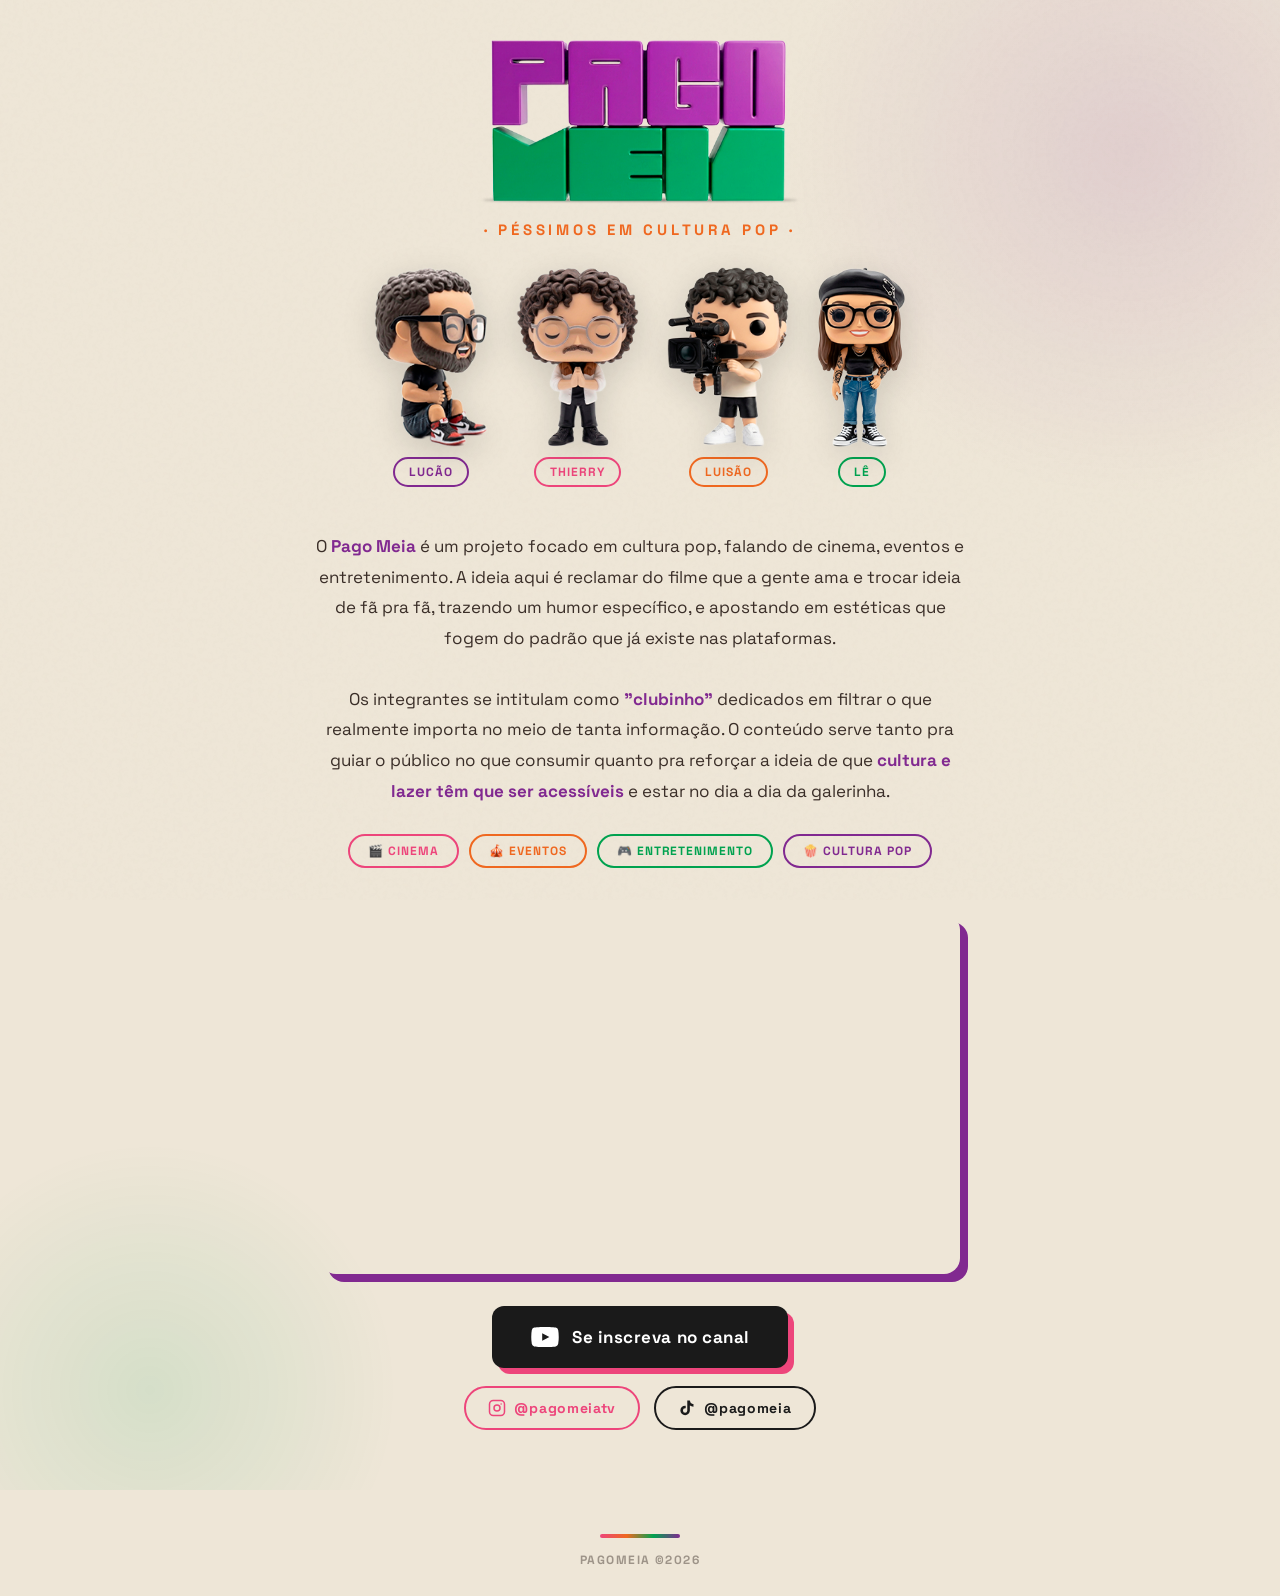
<file: pagomeia/home.html>
<!DOCTYPE html>
<html lang="pt-BR">
<head>
<meta charset="UTF-8">
<meta name="viewport" content="width=device-width, initial-scale=1.0">
<title>Pago Meia</title>
<link href="https://fonts.googleapis.com/css2?family=Space+Grotesk:wght@400;600;700&display=swap" rel="stylesheet">
<style>
  :root {
    --bg: #eee6d7;
    --pink: #ed457b;
    --orange: #ef6820;
    --green: #00a24f;
    --purple: #812990;
    --dark: #1a1a1a;
    --white: #fff;
  }

  * { margin: 0; padding: 0; box-sizing: border-box; }

  body {
    background: var(--bg);
    font-family: 'Space Grotesk', sans-serif;
    color: var(--dark);
    overflow-x: hidden;
  }

  body::before {
    content: '';
    position: fixed;
    inset: 0;
    background-image: url("data:image/svg+xml,%3Csvg viewBox='0 0 200 200' xmlns='http://www.w3.org/2000/svg'%3E%3Cfilter id='n'%3E%3CfeTurbulence type='fractalNoise' baseFrequency='0.9' numOctaves='4' stitchTiles='stitch'/%3E%3C/filter%3E%3Crect width='100%25' height='100%25' filter='url(%23n)' opacity='0.04'/%3E%3C/svg%3E");
    pointer-events: none;
    z-index: 0;
    opacity: 0.5;
  }

  .hero {
    position: relative;
    min-height: 100vh;
    display: flex;
    flex-direction: column;
    align-items: center;
    justify-content: center;
    padding: 40px 24px 60px;
    overflow: hidden;
  }

  .hero::before {
    content: '';
    position: absolute;
    width: 700px; height: 700px;
    border-radius: 50%;
    background: radial-gradient(circle, rgba(129,41,144,0.12) 0%, transparent 70%);
    top: -200px; right: -200px;
    pointer-events: none;
  }
  .hero::after {
    content: '';
    position: absolute;
    width: 500px; height: 500px;
    border-radius: 50%;
    background: radial-gradient(circle, rgba(0,162,79,0.1) 0%, transparent 70%);
    bottom: -150px; left: -100px;
    pointer-events: none;
  }

  .logo-wrap {
    position: relative;
    z-index: 2;
    animation: popIn 0.7s cubic-bezier(0.34,1.56,0.64,1) both;
  }
  .logo-wrap img {
    width: min(320px, 70vw);
    display: block;
  }

  @keyframes popIn {
    from { transform: scale(0.6) translateY(30px); opacity: 0; }
    to   { transform: scale(1) translateY(0); opacity: 1; }
  }

  .tagline {
    font-size: clamp(12px, 1.8vw, 15px);
    letter-spacing: 0.25em;
    text-transform: uppercase;
    font-weight: 700;
    color: var(--orange);
    margin: 16px 0 0;
    z-index: 2;
    animation: fadeUp 0.6s 0.3s both;
  }

  .characters {
    position: relative;
    z-index: 2;
    display: flex;
    align-items: flex-end;
    justify-content: center;
    gap: 28px;
    margin: 28px 0 0;
    width: 100%;
    max-width: 760px;
    animation: fadeUp 0.7s 0.5s both;
    flex-wrap: wrap;
  }

  .char {
    display: flex;
    flex-direction: column;
    align-items: center;
    gap: 10px;
    transition: transform 0.3s cubic-bezier(0.34,1.56,0.64,1);
  }
  .char:hover { transform: translateY(-12px); }

  .char img {
    width: auto;
    height: 180px;
    display: block;
    filter: drop-shadow(0 8px 16px rgba(0,0,0,0.15));
    mix-blend-mode: multiply;
  }

  .char-name {
    font-size: 12px;
    font-weight: 700;
    letter-spacing: 0.08em;
    text-transform: uppercase;
    padding: 5px 14px;
    border-radius: 99px;
    border: 2px solid currentColor;
  }
  .char:nth-child(1) .char-name { color: var(--purple); }
  .char:nth-child(2) .char-name { color: var(--pink); }
  .char:nth-child(3) .char-name { color: var(--orange); }
  .char:nth-child(4) .char-name { color: var(--green); }

  .about {
    position: relative;
    z-index: 2;
    max-width: 700px;
    margin: 44px auto 0;
    padding: 0 24px;
    text-align: center;
    animation: fadeUp 0.7s 0.7s both;
  }

  .about p {
    font-size: clamp(15px, 2.2vw, 17px);
    line-height: 1.8;
    color: #3a2e28;
  }
  .about p strong { color: var(--purple); font-weight: 700; }

  .pills {
    display: flex;
    flex-wrap: wrap;
    justify-content: center;
    gap: 10px;
    margin: 28px auto 0;
    max-width: 600px;
    z-index: 2;
    position: relative;
    animation: fadeUp 0.7s 0.9s both;
  }

  .pill {
    padding: 7px 18px;
    border-radius: 99px;
    font-size: 12px;
    font-weight: 700;
    letter-spacing: 0.08em;
    text-transform: uppercase;
    border: 2.5px solid currentColor;
    transition: transform 0.2s, box-shadow 0.2s;
  }
  .pill:hover { transform: translateY(-3px); box-shadow: 0 6px 18px rgba(0,0,0,0.1); }
  .pill.pink   { color: var(--pink); }
  .pill.orange { color: var(--orange); }
  .pill.green  { color: var(--green); }
  .pill.purple { color: var(--purple); }

  /* ── VIDEO ── */
  .video-wrap {
    position: relative;
    z-index: 2;
    width: 100%;
    max-width: 640px;
    margin: 46px auto 0;
    border-radius: 16px;
    overflow: hidden;
    box-shadow: 8px 8px 0 var(--purple);
    animation: fadeUp 0.7s 1.0s both;
    aspect-ratio: 16 / 9;
  }

  .video-wrap iframe {
    width: 100%;
    height: 100%;
    display: block;
    border: 0;
  }

  .cta-block {
    z-index: 2;
    position: relative;
    display: flex;
    flex-direction: column;
    align-items: center;
    gap: 18px;
    margin: 32px 0 0;
    animation: fadeUp 0.7s 1.1s both;
  }

  .btn-yt {
    display: inline-flex;
    align-items: center;
    gap: 12px;
    background: var(--dark);
    color: var(--white);
    text-decoration: none;
    padding: 16px 38px;
    border-radius: 12px;
    font-size: 17px;
    font-weight: 700;
    letter-spacing: 0.03em;
    transition: transform 0.25s cubic-bezier(0.34,1.56,0.64,1), box-shadow 0.25s;
    box-shadow: 6px 6px 0 var(--pink);
    position: relative;
    overflow: hidden;
  }
  .btn-yt::before {
    content: '';
    position: absolute;
    inset: 0;
    background: linear-gradient(135deg, var(--pink) 0%, var(--orange) 100%);
    opacity: 0;
    transition: opacity 0.3s;
  }
  .btn-yt:hover { transform: translate(-4px,-4px); box-shadow: 10px 10px 0 var(--pink); }
  .btn-yt:hover::before { opacity: 1; }
  .btn-yt span { position: relative; z-index: 1; }
  .yt-icon { width: 30px; height: 30px; position: relative; z-index: 1; flex-shrink: 0; }

  .socials {
    display: flex;
    gap: 14px;
    align-items: center;
    flex-wrap: wrap;
    justify-content: center;
  }

  .btn-social {
    display: inline-flex;
    align-items: center;
    gap: 8px;
    padding: 11px 22px;
    border-radius: 99px;
    font-size: 14px;
    font-weight: 700;
    letter-spacing: 0.05em;
    text-decoration: none;
    border: 2.5px solid currentColor;
    transition: transform 0.2s, background 0.2s, color 0.2s;
  }
  .btn-social:hover { transform: translateY(-3px); }
  .btn-social.ig { color: var(--pink); }
  .btn-social.ig:hover { background: var(--pink); color: #fff; }
  .btn-social.tk { color: var(--dark); }
  .btn-social.tk:hover { background: var(--dark); color: #fff; }
  .social-icon { width: 18px; height: 18px; }

  footer {
    position: relative;
    z-index: 2;
    text-align: center;
    padding: 44px 24px 28px;
    font-size: 12px;
    font-weight: 700;
    color: rgba(58,46,40,0.45);
    letter-spacing: 0.12em;
    text-transform: uppercase;
  }

  footer .footer-bar {
    width: 80px;
    height: 4px;
    border-radius: 99px;
    background: linear-gradient(90deg, var(--pink), var(--orange), var(--green), var(--purple));
    margin: 0 auto 14px;
  }

  @keyframes fadeUp {
    from { opacity: 0; transform: translateY(28px); }
    to   { opacity: 1; transform: translateY(0); }
  }

  @media (max-width: 520px) {
    .characters { gap: 14px; }
    .char img { height: 130px; }
    .btn-yt { padding: 14px 24px; font-size: 15px; }
    .socials { flex-direction: column; gap: 10px; }
  }
</style>
</head>
<body>

<section class="hero">

  <div class="logo-wrap">
    <img src="logosombirnha.png" alt="Pago Meia">
  </div>

  <p class="tagline">· Péssimos em Cultura Pop ·</p>

  <div class="characters">
    <div class="char">
      <img src="luca.png" alt="Personagem 1">
      <span class="char-name">Lucão</span>
    </div>
    <div class="char">
      <img src="thie.png" alt="Personagem 2">
      <span class="char-name">Thierry</span>
    </div>
    <div class="char">
      <img src="lui.png" alt="Personagem 3">
      <span class="char-name">Luisão</span>
    </div>
    <div class="char">
      <img src="lea.png" alt="Personagem 4">
      <span class="char-name">Lê</span>
    </div>
  </div>

  <div class="about">
    <p>
      O <strong>Pago Meia</strong> é um projeto focado em cultura pop, falando de cinema, eventos e entretenimento. A ideia aqui é reclamar do filme que a gente ama e trocar ideia de fã pra fã, trazendo um humor específico, e apostando em estéticas que fogem do padrão que já existe nas plataformas.
      <br><br>
      Os integrantes se intitulam como <strong>"clubinho"</strong> dedicados em filtrar o que realmente importa no meio de tanta informação. O conteúdo serve tanto pra guiar o público no que consumir quanto pra reforçar a ideia de que <strong>cultura e lazer têm que ser acessíveis</strong> e estar no dia a dia da galerinha.
    </p>
  </div>

  <div class="pills">
    <span class="pill pink">🎬 Cinema</span>
    <span class="pill orange">🎪 Eventos</span>
    <span class="pill green">🎮 Entretenimento</span>
    <span class="pill purple">🍿 Cultura Pop</span>
  </div>

  <div class="video-wrap">
    <iframe
      src="https://www.youtube.com/embed/VUKDYWA4Wls?start=56"
      title="Pago Meia no YouTube"
      allow="accelerometer; autoplay; clipboard-write; encrypted-media; gyroscope; picture-in-picture"
      allowfullscreen>
    </iframe>
  </div>

  <div class="cta-block">
    <a href="https://www.youtube.com/@pagomeia?sub_confirmation=1" target="_blank" class="btn-yt">
      <svg class="yt-icon" viewBox="0 0 24 24" fill="none">
        <path d="M22.54 6.42a2.78 2.78 0 0 0-1.95-1.96C18.88 4 12 4 12 4s-6.88 0-8.59.46A2.78 2.78 0 0 0 1.46 6.42 29 29 0 0 0 1 12a29 29 0 0 0 .46 5.58 2.78 2.78 0 0 0 1.95 1.96C5.12 20 12 20 12 20s6.88 0 8.59-.46a2.78 2.78 0 0 0 1.95-1.96A29 29 0 0 0 23 12a29 29 0 0 0-.46-5.58z" fill="white"/>
        <polygon points="9.75,15.02 15.5,12 9.75,8.98 9.75,15.02" fill="#1a1a1a"/>
      </svg>
      <span>Se inscreva no canal</span>
    </a>

    <div class="socials">
      <a href="https://www.instagram.com/pagomeiatv" target="_blank" class="btn-social ig">
        <svg class="social-icon" viewBox="0 0 24 24" fill="none" stroke="currentColor" stroke-width="2" stroke-linecap="round" stroke-linejoin="round">
          <rect x="2" y="2" width="20" height="20" rx="5" ry="5"/>
          <circle cx="12" cy="12" r="4"/>
          <circle cx="17.5" cy="6.5" r="1" fill="currentColor" stroke="none"/>
        </svg>
        @pagomeiatv
      </a>
      <a href="https://www.tiktok.com/@pagomeia" target="_blank" class="btn-social tk">
        <svg class="social-icon" viewBox="0 0 24 24" fill="currentColor">
          <path d="M19.59 6.69a4.83 4.83 0 0 1-3.77-4.25V2h-3.45v13.67a2.89 2.89 0 0 1-2.88 2.5 2.89 2.89 0 0 1-2.89-2.89 2.89 2.89 0 0 1 2.89-2.89c.28 0 .54.04.79.1V9.01a6.32 6.32 0 0 0-.79-.05 6.34 6.34 0 0 0-6.34 6.34 6.34 6.34 0 0 0 6.34 6.34 6.34 6.34 0 0 0 6.33-6.34V8.69a8.2 8.2 0 0 0 4.79 1.53V6.76a4.85 4.85 0 0 1-1.02-.07z"/>
        </svg>
        @pagomeia
      </a>
    </div>
  </div>

</section>

<footer>
  <div class="footer-bar"></div>
  PagoMeia ©2026
</footer>

</body>
</html>
</file>
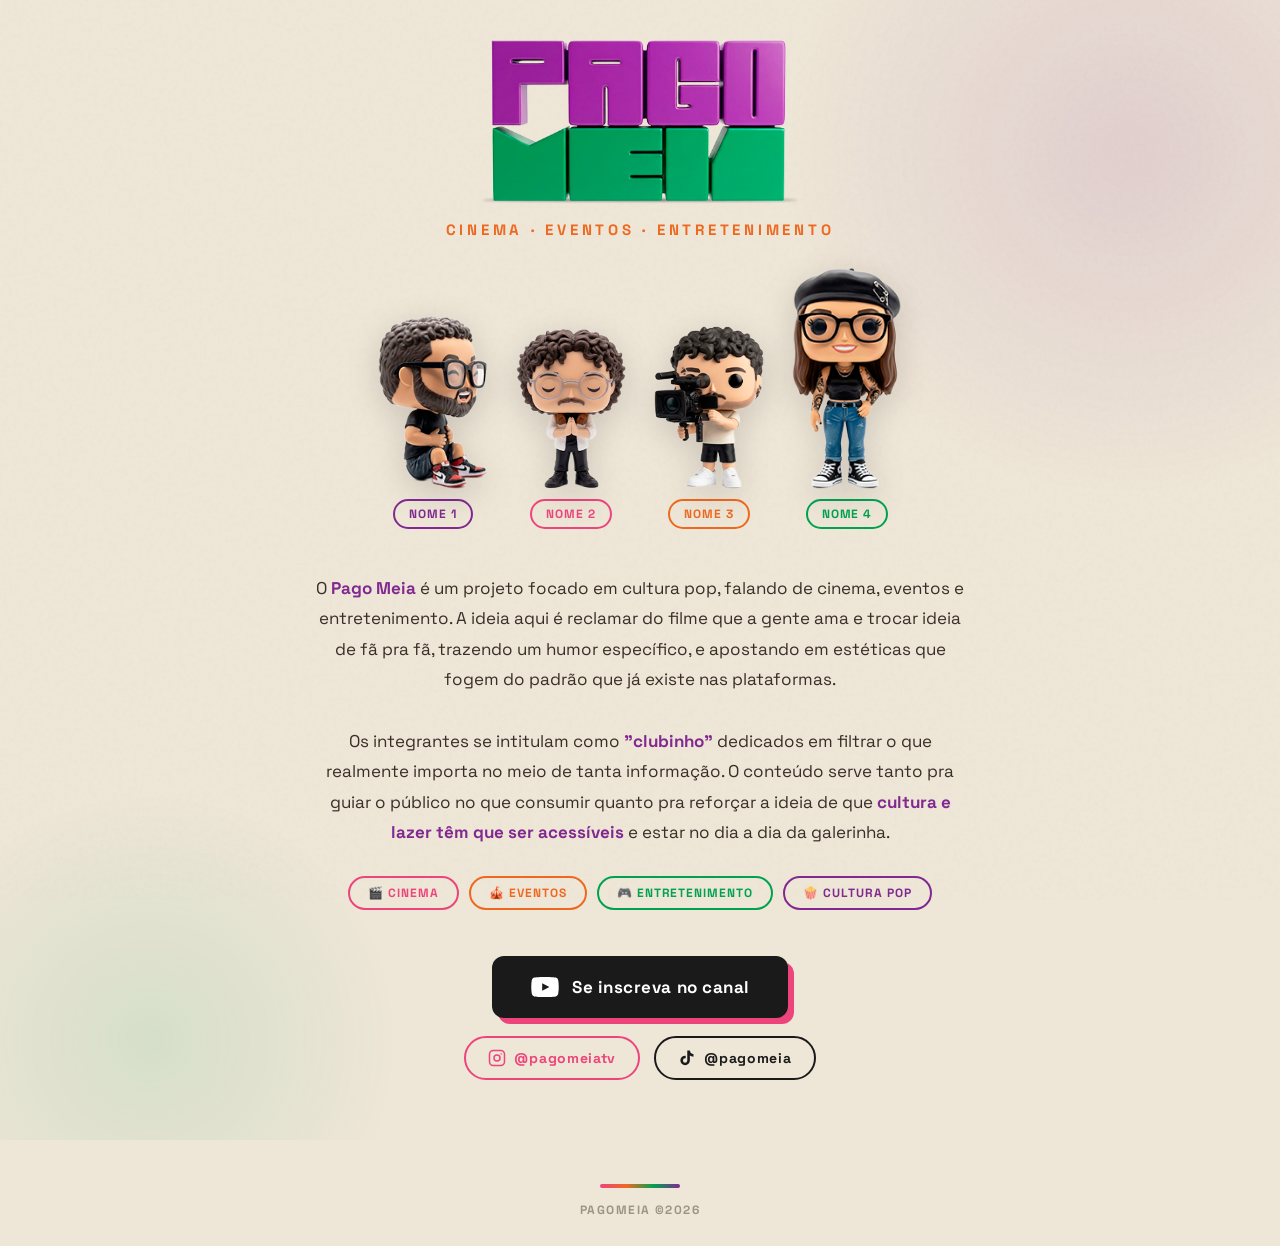
<file: pagomeia/pagomeia.html>
<!DOCTYPE html>
<html lang="pt-BR">
<head>
<meta charset="UTF-8">
<meta name="viewport" content="width=device-width, initial-scale=1.0">
<title>Pago Meia — Cultura Pop do Jeito Certo</title>
<link href="https://fonts.googleapis.com/css2?family=Space+Grotesk:wght@400;600;700&display=swap" rel="stylesheet">
<style>
  :root {
    --bg: #eee6d7;
    --pink: #ed457b;
    --orange: #ef6820;
    --green: #00a24f;
    --purple: #812990;
    --dark: #1a1a1a;
    --white: #fff;
  }

  * { margin: 0; padding: 0; box-sizing: border-box; }

  body {
    background: var(--bg);
    font-family: 'Space Grotesk', sans-serif;
    color: var(--dark);
    overflow-x: hidden;
  }

  body::before {
    content: '';
    position: fixed;
    inset: 0;
    background-image: url("data:image/svg+xml,%3Csvg viewBox='0 0 200 200' xmlns='http://www.w3.org/2000/svg'%3E%3Cfilter id='n'%3E%3CfeTurbulence type='fractalNoise' baseFrequency='0.9' numOctaves='4' stitchTiles='stitch'/%3E%3C/filter%3E%3Crect width='100%25' height='100%25' filter='url(%23n)' opacity='0.04'/%3E%3C/svg%3E");
    pointer-events: none;
    z-index: 0;
    opacity: 0.5;
  }

  .hero {
    position: relative;
    min-height: 100vh;
    display: flex;
    flex-direction: column;
    align-items: center;
    justify-content: center;
    padding: 40px 24px 60px;
    overflow: hidden;
  }

  .hero::before {
    content: '';
    position: absolute;
    width: 700px; height: 700px;
    border-radius: 50%;
    background: radial-gradient(circle, rgba(129,41,144,0.12) 0%, transparent 70%);
    top: -200px; right: -200px;
    pointer-events: none;
  }
  .hero::after {
    content: '';
    position: absolute;
    width: 500px; height: 500px;
    border-radius: 50%;
    background: radial-gradient(circle, rgba(0,162,79,0.1) 0%, transparent 70%);
    bottom: -150px; left: -100px;
    pointer-events: none;
  }

  .logo-wrap {
    position: relative;
    z-index: 2;
    animation: popIn 0.7s cubic-bezier(0.34,1.56,0.64,1) both;
  }
  .logo-wrap img {
    width: min(320px, 70vw);
    display: block;
  }

  @keyframes popIn {
    from { transform: scale(0.6) translateY(30px); opacity: 0; }
    to   { transform: scale(1) translateY(0); opacity: 1; }
  }

  .tagline {
    font-size: clamp(12px, 1.8vw, 15px);
    letter-spacing: 0.25em;
    text-transform: uppercase;
    font-weight: 700;
    color: var(--orange);
    margin: 16px 0 0;
    z-index: 2;
    animation: fadeUp 0.6s 0.3s both;
  }

  .characters {
    position: relative;
    z-index: 2;
    display: flex;
    align-items: flex-end;
    justify-content: center;
    gap: 28px;
    margin: 28px 0 0;
    width: 100%;
    max-width: 760px;
    animation: fadeUp 0.7s 0.5s both;
    flex-wrap: wrap;
  }

  .char {
    display: flex;
    flex-direction: column;
    align-items: center;
    gap: 10px;
    transition: transform 0.3s cubic-bezier(0.34,1.56,0.64,1);
  }
  .char:hover { transform: translateY(-12px); }

  .char img {
    width: 110px;
    height: auto;
    display: block;
    filter: drop-shadow(0 8px 16px rgba(0,0,0,0.15));
    mix-blend-mode: multiply;
  }

  .char-name {
    font-size: 12px;
    font-weight: 700;
    letter-spacing: 0.08em;
    text-transform: uppercase;
    padding: 5px 14px;
    border-radius: 99px;
    border: 2px solid currentColor;
  }
  .char:nth-child(1) .char-name { color: var(--purple); }
  .char:nth-child(2) .char-name { color: var(--pink); }
  .char:nth-child(3) .char-name { color: var(--orange); }
  .char:nth-child(4) .char-name { color: var(--green); }

  .about {
    position: relative;
    z-index: 2;
    max-width: 700px;
    margin: 44px auto 0;
    padding: 0 24px;
    text-align: center;
    animation: fadeUp 0.7s 0.7s both;
  }

  .about p {
    font-size: clamp(15px, 2.2vw, 17px);
    line-height: 1.8;
    color: #3a2e28;
  }
  .about p strong { color: var(--purple); font-weight: 700; }

  .pills {
    display: flex;
    flex-wrap: wrap;
    justify-content: center;
    gap: 10px;
    margin: 28px auto 0;
    max-width: 600px;
    z-index: 2;
    position: relative;
    animation: fadeUp 0.7s 0.9s both;
  }

  .pill {
    padding: 7px 18px;
    border-radius: 99px;
    font-size: 12px;
    font-weight: 700;
    letter-spacing: 0.08em;
    text-transform: uppercase;
    border: 2.5px solid currentColor;
    transition: transform 0.2s, box-shadow 0.2s;
  }
  .pill:hover { transform: translateY(-3px); box-shadow: 0 6px 18px rgba(0,0,0,0.1); }
  .pill.pink   { color: var(--pink); }
  .pill.orange { color: var(--orange); }
  .pill.green  { color: var(--green); }
  .pill.purple { color: var(--purple); }

  .cta-block {
    z-index: 2;
    position: relative;
    display: flex;
    flex-direction: column;
    align-items: center;
    gap: 18px;
    margin: 46px 0 0;
    animation: fadeUp 0.7s 1.1s both;
  }

  .btn-yt {
    display: inline-flex;
    align-items: center;
    gap: 12px;
    background: var(--dark);
    color: var(--white);
    text-decoration: none;
    padding: 16px 38px;
    border-radius: 12px;
    font-size: 17px;
    font-weight: 700;
    letter-spacing: 0.03em;
    transition: transform 0.25s cubic-bezier(0.34,1.56,0.64,1), box-shadow 0.25s;
    box-shadow: 6px 6px 0 var(--pink);
    position: relative;
    overflow: hidden;
  }
  .btn-yt::before {
    content: '';
    position: absolute;
    inset: 0;
    background: linear-gradient(135deg, var(--pink) 0%, var(--orange) 100%);
    opacity: 0;
    transition: opacity 0.3s;
  }
  .btn-yt:hover { transform: translate(-4px,-4px); box-shadow: 10px 10px 0 var(--pink); }
  .btn-yt:hover::before { opacity: 1; }
  .btn-yt span { position: relative; z-index: 1; }
  .yt-icon { width: 30px; height: 30px; position: relative; z-index: 1; flex-shrink: 0; }

  .socials {
    display: flex;
    gap: 14px;
    align-items: center;
    flex-wrap: wrap;
    justify-content: center;
  }

  .btn-social {
    display: inline-flex;
    align-items: center;
    gap: 8px;
    padding: 11px 22px;
    border-radius: 99px;
    font-size: 14px;
    font-weight: 700;
    letter-spacing: 0.05em;
    text-decoration: none;
    border: 2.5px solid currentColor;
    transition: transform 0.2s, background 0.2s, color 0.2s;
  }
  .btn-social:hover { transform: translateY(-3px); }
  .btn-social.ig { color: var(--pink); }
  .btn-social.ig:hover { background: var(--pink); color: #fff; }
  .btn-social.tk { color: var(--dark); }
  .btn-social.tk:hover { background: var(--dark); color: #fff; }
  .social-icon { width: 18px; height: 18px; }

  footer {
    position: relative;
    z-index: 2;
    text-align: center;
    padding: 44px 24px 28px;
    font-size: 12px;
    font-weight: 700;
    color: rgba(58,46,40,0.45);
    letter-spacing: 0.12em;
    text-transform: uppercase;
  }

  footer .footer-bar {
    width: 80px;
    height: 4px;
    border-radius: 99px;
    background: linear-gradient(90deg, var(--pink), var(--orange), var(--green), var(--purple));
    margin: 0 auto 14px;
  }

  @keyframes fadeUp {
    from { opacity: 0; transform: translateY(28px); }
    to   { opacity: 1; transform: translateY(0); }
  }

  @media (max-width: 520px) {
    .characters { gap: 14px; }
    .char img { width: 85px; }
    .btn-yt { padding: 14px 24px; font-size: 15px; }
    .socials { flex-direction: column; gap: 10px; }
  }
</style>
</head>
<body>

<section class="hero">

  <div class="logo-wrap">
    <img src="logosombirnha.png" alt="Pago Meia">
  </div>

  <p class="tagline">Cinema · Eventos · Entretenimento</p>

  <div class="characters">
    <div class="char">
      <img src="luca.png" alt="Personagem 1">
      <span class="char-name">Nome 1</span>
    </div>
    <div class="char">
      <img src="thie.png" alt="Personagem 2">
      <span class="char-name">Nome 2</span>
    </div>
    <div class="char">
      <img src="lui.png" alt="Personagem 3">
      <span class="char-name">Nome 3</span>
    </div>
    <div class="char">
      <img src="lea.png" alt="Personagem 4">
      <span class="char-name">Nome 4</span>
    </div>
  </div>

  <div class="about">
    <p>
      O <strong>Pago Meia</strong> é um projeto focado em cultura pop, falando de cinema, eventos e entretenimento. A ideia aqui é reclamar do filme que a gente ama e trocar ideia de fã pra fã, trazendo um humor específico, e apostando em estéticas que fogem do padrão que já existe nas plataformas.
      <br><br>
      Os integrantes se intitulam como <strong>"clubinho"</strong> dedicados em filtrar o que realmente importa no meio de tanta informação. O conteúdo serve tanto pra guiar o público no que consumir quanto pra reforçar a ideia de que <strong>cultura e lazer têm que ser acessíveis</strong> e estar no dia a dia da galerinha.
    </p>
  </div>

  <div class="pills">
    <span class="pill pink">🎬 Cinema</span>
    <span class="pill orange">🎪 Eventos</span>
    <span class="pill green">🎮 Entretenimento</span>
    <span class="pill purple">🍿 Cultura Pop</span>
  </div>

  <div class="cta-block">
    <a href="https://www.youtube.com/@pagomeia?sub_confirmation=1" target="_blank" class="btn-yt">
      <svg class="yt-icon" viewBox="0 0 24 24" fill="none">
        <path d="M22.54 6.42a2.78 2.78 0 0 0-1.95-1.96C18.88 4 12 4 12 4s-6.88 0-8.59.46A2.78 2.78 0 0 0 1.46 6.42 29 29 0 0 0 1 12a29 29 0 0 0 .46 5.58 2.78 2.78 0 0 0 1.95 1.96C5.12 20 12 20 12 20s6.88 0 8.59-.46a2.78 2.78 0 0 0 1.95-1.96A29 29 0 0 0 23 12a29 29 0 0 0-.46-5.58z" fill="white"/>
        <polygon points="9.75,15.02 15.5,12 9.75,8.98 9.75,15.02" fill="#1a1a1a"/>
      </svg>
      <span>Se inscreva no canal</span>
    </a>

    <div class="socials">
      <a href="https://www.instagram.com/pagomeiatv" target="_blank" class="btn-social ig">
        <svg class="social-icon" viewBox="0 0 24 24" fill="none" stroke="currentColor" stroke-width="2" stroke-linecap="round" stroke-linejoin="round">
          <rect x="2" y="2" width="20" height="20" rx="5" ry="5"/>
          <circle cx="12" cy="12" r="4"/>
          <circle cx="17.5" cy="6.5" r="1" fill="currentColor" stroke="none"/>
        </svg>
        @pagomeiatv
      </a>
      <a href="https://www.tiktok.com/@pagomeia" target="_blank" class="btn-social tk">
        <svg class="social-icon" viewBox="0 0 24 24" fill="currentColor">
          <path d="M19.59 6.69a4.83 4.83 0 0 1-3.77-4.25V2h-3.45v13.67a2.89 2.89 0 0 1-2.88 2.5 2.89 2.89 0 0 1-2.89-2.89 2.89 2.89 0 0 1 2.89-2.89c.28 0 .54.04.79.1V9.01a6.32 6.32 0 0 0-.79-.05 6.34 6.34 0 0 0-6.34 6.34 6.34 6.34 0 0 0 6.34 6.34 6.34 6.34 0 0 0 6.33-6.34V8.69a8.2 8.2 0 0 0 4.79 1.53V6.76a4.85 4.85 0 0 1-1.02-.07z"/>
        </svg>
        @pagomeia
      </a>
    </div>
  </div>

</section>

<footer>
  <div class="footer-bar"></div>
  PagoMeia ©2026
</footer>

</body>
</html>
</file>
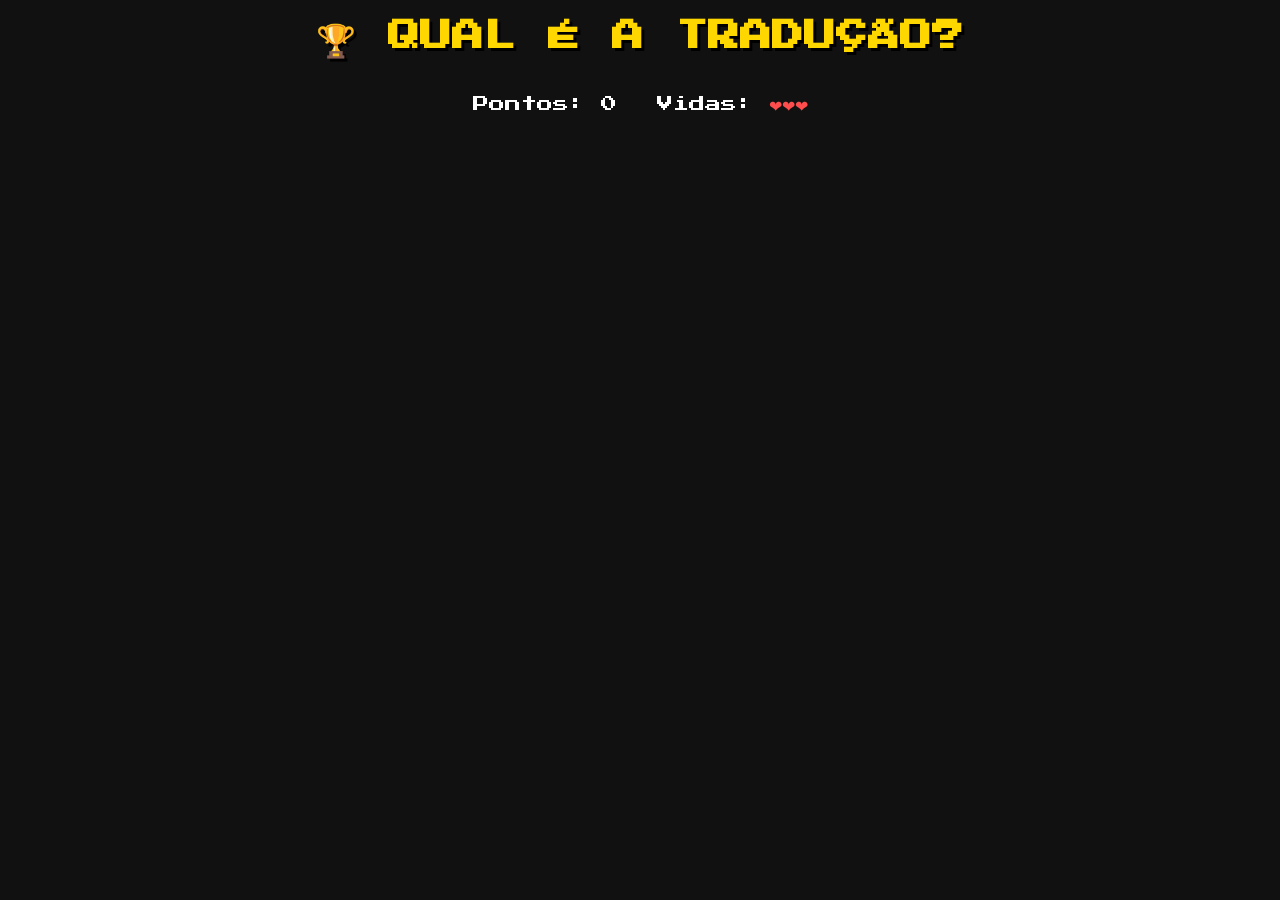
<file: qual o titulo/titulobr.html>
<!DOCTYPE html>
<html lang="pt-BR">
<head>
<meta charset="UTF-8">
<meta name="viewport" content="width=device-width, initial-scale=1.0">
<title>Qual é a Tradução - PagoMeia Oscar</title>
<link href="https://fonts.googleapis.com/css2?family=Press+Start+2P&display=swap" rel="stylesheet">

<style>
body{
margin:0;
background:#111;
font-family:'Press Start 2P',cursive;
color:#fff;
display:flex;
flex-direction:column;
align-items:center;
min-height:100vh;
text-align:center;
}

h1{
margin-top:20px;
color:#FFD700;
text-shadow:3px 3px #000;
}

#hud{
margin:15px;
display:flex;
gap:40px;
}

#poster img{
width:230px;
border-radius:10px;
margin-top:20px;
}

#original{
margin-top:15px;
font-size:0.7em;
color:#FFD700;
}

.options{
margin-top:25px;
display:flex;
flex-direction:column;
gap:15px;
width:85%;
max-width:500px;
}

button{
padding:12px;
cursor:pointer;
font-family:'Press Start 2P';
border:none;
border-radius:8px;
font-size:0.6em;
background:#333;
color:#fff;
}

button:hover{
transform:scale(1.05);
}

.correct{
background:#00cc66;
}

.wrong{
background:#cc3333;
}

#result{
margin-top:20px;
min-height:30px;
}

#lives{
color:#ff4d4d;
}
</style>
</head>
<body>

<h1>🏆 QUAL É A TRADUÇÃO?</h1>

<div id="hud">
<div>Pontos: <span id="score">0</span></div>
<div>Vidas: <span id="lives">❤❤❤</span></div>
</div>

<div id="poster"></div>
<div id="original"></div>

<div class="options" id="options"></div>

<div id="result"></div>

<script>
const API_KEY="69f20920b621de40289df7481ea14b29";
const IMG="https://image.tmdb.org/t/p/w300";

let score=0;
let lives=3;
let currentMovie=null;
let correctAnswer="";
let usedMovies=new Set();

const OSCAR_IDS=[
13,424,122,680,278,238,155,240,497,14,
1891,857,98,105,311,73,629,597,289,550,
27205,637,85,807,19404
];

function shuffle(array){
return array.sort(()=>Math.random()-0.5);
}

function generateSmartFakes(realTitle){

let words=realTitle.split(" ");
let fakes=[];

if(words.length>2){

// Troca última palavra
let fake1=[...words];
fake1[fake1.length-1]="Destino";
fakes.push(fake1.join(" "));

// Remove palavra do meio
let fake2=[...words];
fake2.splice(1,1);
fakes.push(fake2.join(" "));

}else{

// Troca plural/singular simples
let fake1=realTitle.replace("Os ","O ");
let fake2=realTitle+" Final";

fakes.push(fake1);
fakes.push(fake2);
}

return fakes;
}

async function fetchOscarMovie(){

let id;

while(true){
id=OSCAR_IDS[Math.floor(Math.random()*OSCAR_IDS.length)];
if(!usedMovies.has(id)){
usedMovies.add(id);
break;
}
}

const res=await fetch(`https://api.themoviedb.org/3/movie/${id}?api_key=${API_KEY}&language=pt-BR`);
return await res.json();
}

function updateHUD(){
document.getElementById("score").innerText=score;
document.getElementById("lives").innerText="❤".repeat(lives);
}

async function nextRound(){

currentMovie=await fetchOscarMovie();

document.getElementById("poster").innerHTML=
`<img src="${IMG+currentMovie.poster_path}">`;

document.getElementById("original").innerText=
`Título Original: ${currentMovie.original_title}`;

correctAnswer=currentMovie.title;

const fakes=generateSmartFakes(correctAnswer);

let options=[correctAnswer,...fakes];
options=shuffle(options);

const container=document.getElementById("options");
container.innerHTML="";

options.forEach(option=>{
const btn=document.createElement("button");
btn.innerText=option;
btn.onclick=()=>answer(option,btn);
container.appendChild(btn);
});

document.getElementById("result").innerText="";
}

function answer(choice,btn){

const buttons=document.querySelectorAll(".options button");
buttons.forEach(b=>b.disabled=true);

if(choice===correctAnswer){
score++;
btn.classList.add("correct");
document.getElementById("result").innerText="✅ ACERTOU!";
}else{
lives--;
btn.classList.add("wrong");
document.getElementById("result").innerText="❌ ERROU!";
if(lives<=0){
alert("GAME OVER - Pontos: "+score);
location.reload();
return;
}
}

updateHUD();
setTimeout(nextRound,1500);
}

updateHUD();
nextRound();
</script>

</body>
</html>
</file>
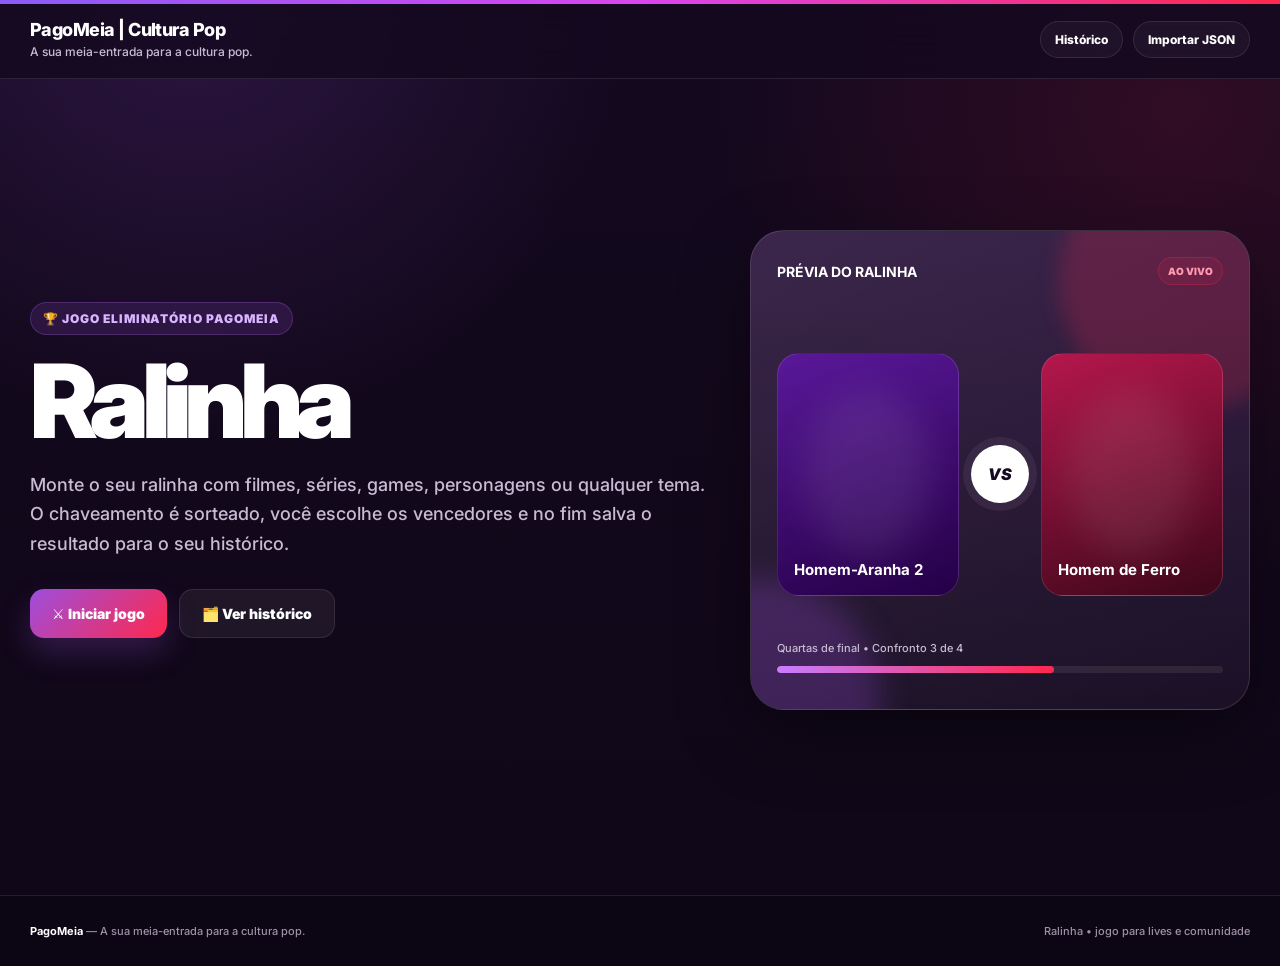
<file: Ralinha/ralinha.html>
<!DOCTYPE html>
<html lang="pt-BR">
<head>
  <meta charset="UTF-8" />
  <meta name="viewport" content="width=device-width, initial-scale=1.0" />
  <meta name="theme-color" content="#14091f" />
  <title>Ralinha</title>
  <meta name="description" content="Crie o seu ralinha de filmes, séries, games ou qualquer outra coisa." />

  <link rel="preconnect" href="https://fonts.googleapis.com">
  <link rel="preconnect" href="https://fonts.gstatic.com" crossorigin>
  <link href="https://fonts.googleapis.com/css2?family=Inter:wght@400;500;600;700;800;900&display=swap" rel="stylesheet">

  <style>
    :root{
      --bg:#14091f;
      --bg-2:#1d0d2a;
      --surface:#231231;
      --surface-2:#2d183f;
      --surface-3:#3a2050;
      --text:#ffffff;
      --muted:#c8bcd3;
      --purple:#9d4edd;
      --purple-2:#c77dff;
      --pink:#ff3d8d;
      --red:#ff284d;
      --yellow:#ffd166;
      --green:#70e1a1;
      --border:rgba(255,255,255,.10);
      --shadow:0 24px 70px rgba(0,0,0,.38);
      --radius:24px;
      --radius-sm:16px;
    }

    *{box-sizing:border-box}
    html{scroll-behavior:smooth}
    body{
      margin:0;
      min-height:100vh;
      background:
        radial-gradient(circle at 15% 0%, rgba(157,78,221,.18), transparent 30%),
        radial-gradient(circle at 92% 12%, rgba(255,40,77,.12), transparent 32%),
        linear-gradient(180deg,var(--bg),#0f0717 100%);
      color:var(--text);
      font-family:"Inter",system-ui,-apple-system,BlinkMacSystemFont,"Segoe UI",sans-serif;
      font-weight:500;
    }

    button,input,select{font:inherit}
    button{cursor:pointer}
    img{max-width:100%;display:block}

    .top-line{
      position:fixed;inset:0 0 auto 0;height:4px;z-index:50;
      background:linear-gradient(90deg,#8b5cf6,#d946ef,#ff284d);
    }

    .app-shell{min-height:100vh;display:flex;flex-direction:column}
    header{
      position:sticky;top:0;z-index:40;
      background:rgba(20,9,31,.82);
      backdrop-filter:blur(18px);
      border-bottom:1px solid var(--border);
    }

    .header-inner{
      width:min(1220px,calc(100% - 32px));
      margin:auto;
      height:78px;
      display:flex;
      align-items:center;
      justify-content:space-between;
      gap:20px;
    }

    .brand{
    display:flex;
    align-items:center;
    text-decoration:none;
    color:#fff;
}

.brand-copy b{
    display:block;
    font-size:18px;
    font-weight:800;
    letter-spacing:-0.03em;
}

.brand-copy span{
    display:block;
    color:var(--muted);
    font-size:12px;
    margin-top:4px;
}
    .header-actions{display:flex;align-items:center;gap:10px}
    .mini-btn{
      border:1px solid var(--border);background:rgba(255,255,255,.04);color:#fff;
      border-radius:999px;padding:10px 14px;font-size:12px;font-weight:800;
      transition:.2s ease;
    }
    .mini-btn:hover{transform:translateY(-2px);background:rgba(255,255,255,.08)}

    main{flex:1}
    .container{width:min(1220px,calc(100% - 32px));margin:auto;padding:56px 0 90px}

    .screen{display:none;animation:fadeIn .32s ease}
    .screen.active{display:block}
    @keyframes fadeIn{from{opacity:0;transform:translateY(8px)}to{opacity:1;transform:none}}

    .hero{
      display:grid;grid-template-columns:1.15fr .85fr;gap:44px;align-items:center;
      min-height:calc(100vh - 230px);
    }
    .eyebrow{
      display:inline-flex;align-items:center;gap:8px;
      padding:8px 12px;border-radius:999px;
      background:rgba(157,78,221,.16);color:#d9b4ff;
      border:1px solid rgba(199,125,255,.22);
      font-size:12px;font-weight:900;text-transform:uppercase;letter-spacing:.08em;
    }
    h1,h2,h3,p{margin-top:0}
    .hero h1{
      font-size:clamp(58px,8vw,112px);
      line-height:.86;letter-spacing:-.075em;margin:22px 0 24px;font-weight:900;
    }
    .hero h1 span{
      display:block;
      background:linear-gradient(90deg,#fff 5%,#cf9cff 55%,#ff4d79);
      -webkit-background-clip:text;background-clip:text;color:transparent;
    }
    .hero p{font-size:18px;line-height:1.65;color:var(--muted);max-width:680px}
    .hero-actions{display:flex;gap:12px;flex-wrap:wrap;margin-top:30px}

    .btn{
      border:0;border-radius:14px;padding:15px 22px;
      color:#fff;font-weight:900;font-size:14px;
      display:inline-flex;align-items:center;justify-content:center;gap:10px;
      transition:.2s ease;
    }
    .btn:hover{transform:translateY(-2px)}
    .btn-primary{
      background:linear-gradient(135deg,#9d4edd,#ff284d);
      box-shadow:0 14px 30px rgba(157,78,221,.25);
    }
    .btn-secondary{background:#fff;color:#160a20}
    .btn-ghost{background:rgba(255,255,255,.06);border:1px solid var(--border)}
    .btn-danger{background:rgba(255,40,77,.12);border:1px solid rgba(255,40,77,.26);color:#ff9ab1}
    .btn:disabled{opacity:.45;cursor:not-allowed;transform:none}

    .hero-card{
      min-height:480px;border-radius:34px;padding:26px;
      background:
        linear-gradient(145deg,rgba(255,255,255,.08),rgba(255,255,255,.02)),
        linear-gradient(180deg,#2b143c,#160b21);
      border:1px solid rgba(255,255,255,.12);
      box-shadow:var(--shadow);
      position:relative;overflow:hidden;
    }
    .hero-card:before{
      content:"";position:absolute;width:260px;height:260px;border-radius:50%;
      right:-70px;top:-80px;background:rgba(255,40,77,.20);filter:blur(10px)
    }
    .hero-card:after{
      content:"";position:absolute;width:240px;height:240px;border-radius:50%;
      left:-110px;bottom:-110px;background:rgba(157,78,221,.25);filter:blur(15px)
    }
    .preview-title{position:relative;z-index:2;display:flex;justify-content:space-between;align-items:center}
    .preview-title strong{font-size:14px}
    .live-pill{
      font-size:10px;font-weight:900;color:#ff9ab1;padding:7px 9px;border-radius:999px;
      background:rgba(255,40,77,.10);border:1px solid rgba(255,40,77,.25)
    }
    .vs-preview{
      position:relative;z-index:2;
      display:grid;grid-template-columns:1fr auto 1fr;align-items:center;gap:12px;
      margin-top:68px;
    }
    .preview-player{
      aspect-ratio:3/4;border-radius:22px;overflow:hidden;
      background:linear-gradient(160deg,#43265b,#21102d);
      border:1px solid rgba(255,255,255,.12);
      display:flex;align-items:flex-end;padding:16px;
      position:relative;
    }
    .preview-player.one{background:linear-gradient(160deg,#5a189a,#240046)}
    .preview-player.two{background:linear-gradient(160deg,#b5174d,#3d0719)}
    .preview-player:before{
      content:"";position:absolute;inset:15%;
      border-radius:50%;background:rgba(255,255,255,.08);filter:blur(18px)
    }
    .preview-player b{position:relative;z-index:2;font-size:15px}
    .vs-badge{
      width:58px;height:58px;border-radius:50%;display:grid;place-items:center;
      font-weight:900;font-style:italic;
      background:#fff;color:#170b21;
      box-shadow:0 0 0 8px rgba(255,255,255,.06);
    }
    .preview-progress{position:relative;z-index:2;margin-top:40px}
    .preview-progress small{color:var(--muted);font-size:11px}
    .bar{height:7px;background:rgba(255,255,255,.08);border-radius:99px;margin-top:10px;overflow:hidden}
    .bar span{display:block;width:62%;height:100%;background:linear-gradient(90deg,#c77dff,#ff284d);border-radius:99px}

    .section-head{display:flex;justify-content:space-between;gap:20px;align-items:flex-end;margin-bottom:28px}
    .section-head h2{font-size:clamp(32px,5vw,58px);letter-spacing:-.055em;margin-bottom:8px}
    .section-head p{color:var(--muted);margin:0;max-width:650px;line-height:1.6}

    .panel{
      background:rgba(255,255,255,.045);
      border:1px solid var(--border);
      border-radius:var(--radius);
      padding:24px;
      box-shadow:0 18px 55px rgba(0,0,0,.18);
    }

    .setup-grid{display:grid;grid-template-columns:360px 1fr;gap:24px;align-items:start}
    .setup-sidebar{position:sticky;top:104px}
    .field{margin-bottom:20px}
    .field label{display:block;font-size:12px;font-weight:900;text-transform:uppercase;letter-spacing:.08em;color:#d7c8e2;margin-bottom:9px}
    .input,.select{
      width:100%;border-radius:14px;border:1px solid var(--border);
      background:rgba(255,255,255,.055);color:#fff;padding:14px 15px;outline:none;
      transition:.2s ease;
    }
    .input:focus,.select:focus{border-color:#a855f7;box-shadow:0 0 0 4px rgba(168,85,247,.12)}
    .select option{color:#111}
    .helper{font-size:12px;color:var(--muted);line-height:1.5}
    .sidebar-actions{display:grid;gap:10px;margin-top:26px}

    .participants-grid{
      display:grid;grid-template-columns:repeat(2,minmax(0,1fr));gap:16px;
    }
    .participant-card{
      border:1px solid var(--border);border-radius:20px;padding:14px;
      background:rgba(255,255,255,.035);transition:.2s ease;
    }
    .participant-card:hover{border-color:rgba(199,125,255,.36)}
    .image-drop{
      aspect-ratio:16/10;border-radius:15px;overflow:hidden;position:relative;
      background:
        linear-gradient(135deg,rgba(157,78,221,.12),rgba(255,40,77,.06)),
        rgba(255,255,255,.025);
      border:1px dashed rgba(255,255,255,.16);
      display:grid;place-items:center;text-align:center;padding:16px;
    }
    .image-drop img{position:absolute;inset:0;width:100%;height:100%;object-fit:cover}
    .image-drop .empty{position:relative;z-index:2;color:var(--muted);font-size:11px;line-height:1.45}
    .image-drop .empty b{display:block;color:#fff;font-size:13px;margin-bottom:5px}
    .card-fields{display:grid;gap:9px;margin-top:12px}
    .small-input{
      width:100%;border-radius:11px;border:1px solid var(--border);
      background:rgba(255,255,255,.045);color:#fff;padding:11px 12px;outline:none;font-size:12px;
    }
    .file-label{
      display:flex;align-items:center;justify-content:center;gap:7px;
      border-radius:10px;padding:10px;background:rgba(157,78,221,.13);
      color:#ddb7ff;font-size:11px;font-weight:800;cursor:pointer;
    }
    .file-label input{display:none}

    .battle-wrap{max-width:980px;margin:auto}
    .battle-meta{text-align:center;margin-bottom:26px}
    .round-label{
      display:inline-block;color:#d6adff;background:rgba(157,78,221,.14);
      border:1px solid rgba(199,125,255,.22);padding:8px 12px;border-radius:999px;
      text-transform:uppercase;letter-spacing:.09em;font-size:11px;font-weight:900;
    }
    .battle-meta h2{font-size:clamp(36px,6vw,72px);letter-spacing:-.06em;margin:18px 0 8px}
    .battle-meta p{color:var(--muted);margin:0}
    .battle-stage{
      display:grid;grid-template-columns:1fr 92px 1fr;gap:18px;align-items:center;
    }
    .fighter{
      border:1px solid var(--border);border-radius:28px;overflow:hidden;
      background:rgba(255,255,255,.045);
      transition:.25s ease;position:relative;
    }
    .fighter:hover{transform:translateY(-6px);border-color:rgba(199,125,255,.6);box-shadow:0 25px 60px rgba(0,0,0,.28)}
    .fighter.selected{border-color:var(--green);box-shadow:0 0 0 4px rgba(112,225,161,.12)}
    .fighter.loser{opacity:.28;filter:grayscale(1);transform:scale(.96)}
    .fighter-image{aspect-ratio:4/5;background:#22112f;overflow:hidden}
    .fighter-image img{width:100%;height:100%;object-fit:cover}
    .fighter-placeholder{height:100%;display:grid;place-items:center;font-size:64px;font-weight:900;color:rgba(255,255,255,.12)}
    .fighter-copy{padding:20px}
    .fighter-copy small{color:var(--muted);font-size:11px;text-transform:uppercase;letter-spacing:.08em}
    .fighter-copy h3{font-size:clamp(20px,3vw,32px);letter-spacing:-.04em;margin:7px 0 0}
    .battle-vs{
      width:78px;height:78px;border-radius:50%;display:grid;place-items:center;
      background:#fff;color:#170b21;font-size:24px;font-weight:900;font-style:italic;
      box-shadow:0 0 0 10px rgba(255,255,255,.05);
      margin:auto;
    }
    .battle-progress{margin-top:28px}
    .progress-row{display:flex;justify-content:space-between;color:var(--muted);font-size:11px;margin-bottom:10px}
    .progress-track{height:8px;background:rgba(255,255,255,.08);border-radius:99px;overflow:hidden}
    .progress-fill{height:100%;background:linear-gradient(90deg,#9d4edd,#ff284d);width:0%;transition:.35s ease}
    .battle-toolbar{display:flex;justify-content:center;gap:10px;flex-wrap:wrap;margin-top:24px}

    .result-card{
      position:relative;overflow:hidden;text-align:center;
      background:
        radial-gradient(circle at 50% 15%,rgba(255,209,102,.18),transparent 30%),
        linear-gradient(145deg,rgba(157,78,221,.16),rgba(255,40,77,.06)),
        rgba(255,255,255,.04);
      border:1px solid rgba(255,255,255,.12);
      border-radius:34px;padding:38px;box-shadow:var(--shadow)
    }
    .trophy{font-size:72px;filter:drop-shadow(0 10px 25px rgba(255,209,102,.25))}
    .result-card h2{font-size:clamp(42px,7vw,82px);letter-spacing:-.07em;margin:8px 0 6px}
    .result-card .subtitle{color:var(--muted);margin-bottom:26px}
    .champion-image{
      width:min(390px,100%);aspect-ratio:4/5;margin:0 auto 24px;border-radius:24px;overflow:hidden;
      background:#2a1738;border:1px solid rgba(255,255,255,.14);box-shadow:0 20px 50px rgba(0,0,0,.35)
    }
    .champion-image img{width:100%;height:100%;object-fit:cover}
    .champion-name{font-size:clamp(30px,5vw,56px);font-weight:900;letter-spacing:-.055em;margin-bottom:28px}
    .result-actions{display:flex;justify-content:center;gap:10px;flex-wrap:wrap}

    .history-grid{display:grid;grid-template-columns:repeat(3,minmax(0,1fr));gap:16px}
    .history-card{
      background:rgba(255,255,255,.04);border:1px solid var(--border);
      border-radius:20px;padding:18px;transition:.2s ease;
    }
    .history-card:hover{transform:translateY(-4px);border-color:rgba(199,125,255,.38)}
    .history-card .date{font-size:11px;color:var(--muted);text-transform:uppercase;letter-spacing:.07em}
    .history-card h3{font-size:20px;letter-spacing:-.03em;margin:10px 0 8px}
    .history-card p{color:#d9cde2;font-size:13px;margin-bottom:16px}
    .history-actions{display:flex;gap:8px}
    .history-actions button{flex:1;padding:10px;border-radius:10px;border:1px solid var(--border);background:rgba(255,255,255,.04);color:#fff;font-size:11px;font-weight:800}
    .empty-history{text-align:center;padding:70px 20px;color:var(--muted)}

    .bracket-view{
      margin-top:28px;overflow:auto;padding:18px;border:1px solid var(--border);
      border-radius:20px;background:rgba(255,255,255,.025)
    }
    .bracket-grid{display:flex;gap:18px;min-width:max-content;align-items:stretch}
    .bracket-round{width:210px;display:flex;flex-direction:column;gap:12px}
    .bracket-round h4{font-size:11px;text-transform:uppercase;letter-spacing:.08em;color:#d7b3ff;margin:0 0 4px}
    .bracket-match{display:grid;gap:6px}
    .bracket-player{
      border:1px solid var(--border);background:rgba(255,255,255,.04);border-radius:10px;
      padding:10px 11px;font-size:11px;color:#d9cfe1;min-height:38px;
    }
    .bracket-player.winner{border-color:rgba(112,225,161,.35);color:#baf6d0}

    footer{border-top:1px solid var(--border);padding:28px 0;background:rgba(10,4,15,.48)}
    .footer-inner{
      width:min(1220px,calc(100% - 32px));margin:auto;
      display:flex;justify-content:space-between;gap:20px;align-items:center;
      color:#9e91a8;font-size:11px;
    }

    .toast{
      position:fixed;left:50%;bottom:26px;transform:translate(-50%,30px);
      background:#fff;color:#170b21;padding:13px 18px;border-radius:999px;
      font-size:12px;font-weight:900;opacity:0;pointer-events:none;transition:.25s ease;z-index:100;
      box-shadow:0 16px 40px rgba(0,0,0,.3)
    }
    .toast.show{opacity:1;transform:translate(-50%,0)}

    .modal{
      position:fixed;inset:0;background:rgba(6,2,10,.78);backdrop-filter:blur(10px);
      display:none;place-items:center;padding:20px;z-index:90;
    }
    .modal.open{display:grid}
    .modal-box{
      width:min(520px,100%);background:#21102e;border:1px solid var(--border);
      border-radius:24px;padding:24px;box-shadow:var(--shadow);
    }
    .modal-box h3{font-size:26px;letter-spacing:-.04em;margin-bottom:8px}
    .modal-box p{color:var(--muted);font-size:13px;line-height:1.6}
    .modal-actions{display:flex;justify-content:flex-end;gap:10px;margin-top:22px}

    @media(max-width:900px){
      .hero{grid-template-columns:1fr;min-height:auto}
      .hero-card{min-height:420px}
      .setup-grid{grid-template-columns:1fr}
      .setup-sidebar{position:static}
      .history-grid{grid-template-columns:repeat(2,minmax(0,1fr))}
      .battle-stage{grid-template-columns:1fr}
      .battle-vs{width:58px;height:58px}
      .fighter-image{aspect-ratio:16/9}
    }
    @media(max-width:620px){
      .brand-copy span{display:none}
      .header-actions .mini-btn:first-child{display:none}
      .container{padding-top:34px}
      .hero h1{font-size:58px}
      .hero-card{min-height:360px;padding:18px}
      .vs-preview{margin-top:48px}
      .participants-grid,.history-grid{grid-template-columns:1fr}
      .section-head{align-items:flex-start;flex-direction:column}
      .result-card{padding:26px 18px}
      .footer-inner{flex-direction:column;align-items:flex-start}
    }
  </style>
</head>
<body>
  <div class="top-line"></div>
  <div class="app-shell">
    <header>
      <div class="header-inner">
        <a href="#" class="brand" data-go="home">
  <div class="brand-copy">
    <b>PagoMeia | Cultura Pop</b>
    <span>A sua meia-entrada para a cultura pop.</span>
  </div>
</a>
        <div class="header-actions">
          <button class="mini-btn" data-go="history">Histórico</button>
          <button class="mini-btn" id="importTopBtn">Importar JSON</button>
        </div>
      </div>
    </header>

    <main>
      <div class="container">

        <section class="screen active" id="screen-home">
          <div class="hero">
            <div>
              <div class="eyebrow">🏆 Jogo eliminatório PagoMeia</div>
              <h1>Ralinha</span></h1>
              <p>Monte o seu ralinha com filmes, séries, games, personagens ou qualquer tema. O chaveamento é sorteado, você escolhe os vencedores e no fim salva o resultado para o seu histórico.</p>
              <div class="hero-actions">
                <button class="btn btn-primary" id="startBtn">⚔️ Iniciar jogo</button>
                <button class="btn btn-ghost" data-go="history">🗂️ Ver histórico</button>
              </div>
            </div>

            <div class="hero-card">
              <div class="preview-title">
                <strong>PRÉVIA DO RALINHA</strong>
                <span class="live-pill">AO VIVO</span>
              </div>
              <div class="vs-preview">
                <div class="preview-player one"><b>Homem-Aranha 2</b></div>
                <div class="vs-badge">VS</div>
                <div class="preview-player two"><b>Homem de Ferro</b></div>
              </div>
              <div class="preview-progress">
                <small>Quartas de final • Confronto 3 de 4</small>
                <div class="bar"><span></span></div>
              </div>
            </div>
          </div>
        </section>

        <section class="screen" id="screen-setup">
          <div class="section-head">
            <div>
              <div class="eyebrow">01 — Monte seu ralinha</div>
              <h2>Quem entra no ralinha?</h2>
              <p>Escolha o tema, defina a quantidade e preencha os participantes. Todos precisam ter um título.</p>
            </div>
          </div>

          <div class="setup-grid">
            <aside class="panel setup-sidebar">
              <div class="field">
                <label for="tournamentTitle">Título do ralinha</label>
                <input class="input" id="tournamentTitle" maxlength="70" placeholder="Ex.: Melhores filmes de herói" />
              </div>
              <div class="field">
                <label for="participantCount">Quantidade de participantes</label>
                <select class="select" id="participantCount">
                  <option value="4">4 participantes</option>
                  <option value="8" selected>8 participantes</option>
                  <option value="16">16 participantes</option>
                  <option value="32">32 participantes</option>
                  <option value="64">64 participantes</option>
                </select>
              </div>
              <p class="helper">As imagens ficam salvas no seu navegador. Para campeonatos grandes, use imagens leves para não ultrapassar o armazenamento local.</p>
              <div class="sidebar-actions">
                <button class="btn btn-primary" id="shuffleBtn">🎲 Sortear chaveamento</button>
                <button class="btn btn-ghost" id="saveDraftBtn">💾 Salvar rascunho</button>
                <button class="btn btn-danger" data-go="home">Cancelar</button>
              </div>
            </aside>

            <div class="participants-grid" id="participantsGrid"></div>
          </div>
        </section>

        <section class="screen" id="screen-battle">
          <div class="battle-wrap">
            <div class="battle-meta">
              <span class="round-label" id="roundLabel">Quartas de final</span>
              <h2 id="battleTitle">Escolha quem avança</h2>
              <p id="battleCounter">Confronto 1 de 4</p>
            </div>

            <div class="battle-stage">
              <button class="fighter" id="fighterA" aria-label="Escolher participante da esquerda"></button>
              <div class="battle-vs">VS</div>
              <button class="fighter" id="fighterB" aria-label="Escolher participante da direita"></button>
            </div>

            <div class="battle-progress">
              <div class="progress-row">
                <span id="progressText">Progresso do ralinha</span>
                <span id="progressPercent">0%</span>
              </div>
              <div class="progress-track"><div class="progress-fill" id="progressFill"></div></div>
            </div>

            <div class="battle-toolbar">
              <button class="btn btn-ghost" id="bracketBtn">🌳 Ver chaveamento</button>
              <button class="btn btn-ghost" id="exportLiveBtn">⬇️ Exportar parcial</button>
              <button class="btn btn-danger" id="resetBtn">Reiniciar</button>
            </div>

            <div class="bracket-view" id="bracketView" hidden></div>
          </div>
        </section>

        <section class="screen" id="screen-result">
          <div class="result-card" id="resultCard">
            <div class="trophy">🏆</div>
            <div class="eyebrow">Campeão do Ralinha!</div>
            <h2 id="resultTitle">Temos um vencedor!</h2>
            <p class="subtitle" id="resultSubtitle"></p>
            <div class="champion-image" id="championImage"></div>
            <div class="champion-name" id="championName"></div>
            <div class="result-actions">
              <button class="btn btn-primary" id="downloadPngBtn">🖼️ Baixar resultado em PNG</button>
              <button class="btn btn-secondary" id="downloadJsonBtn">⬇️ Baixar JSON</button>
              <button class="btn btn-ghost" id="newGameBtn">Nova rinha</button>
            </div>
            <div class="bracket-view" id="resultBracket"></div>
          </div>
        </section>

        <section class="screen" id="screen-history">
          <div class="section-head">
            <div>
              <div class="eyebrow">Arquivo PagoMeia</div>
              <h2>Histórico de ralinhas</h2>
              <p>Reabra campeonatos finalizados, baixe os arquivos novamente ou apague registros antigos.</p>
            </div>
            <button class="btn btn-primary" id="historyNewBtn">+ Nova rinha</button>
          </div>
          <div class="history-grid" id="historyGrid"></div>
        </section>
      </div>
    </main>

    <footer>
      <div class="footer-inner">
        <div><b style="color:#fff">PagoMeia</b> — A sua meia-entrada para a cultura pop.</div>
        <div>Ralinha • jogo para lives e comunidade</div>
      </div>
    </footer>
  </div>

  <input type="file" id="jsonImporter" accept=".json,application/json" hidden>
  <div class="toast" id="toast"></div>

  <div class="modal" id="confirmModal">
    <div class="modal-box">
      <h3 id="modalTitle">Confirmar ação</h3>
      <p id="modalText">Tem certeza?</p>
      <div class="modal-actions">
        <button class="btn btn-ghost" id="modalCancel">Cancelar</button>
        <button class="btn btn-primary" id="modalConfirm">Confirmar</button>
      </div>
    </div>
  </div>

<script>
(() => {
  "use strict";

  const $ = (s, el=document) => el.querySelector(s);
  const $$ = (s, el=document) => [...el.querySelectorAll(s)];

  const STORAGE_ACTIVE = "pagomeia_meia_rinha_active_v1";
  const STORAGE_HISTORY = "pagomeia_meia_rinha_history_v1";
  const STORAGE_DRAFT = "pagomeia_meia_rinha_draft_v1";

  const screens = {
    home: $("#screen-home"),
    setup: $("#screen-setup"),
    battle: $("#screen-battle"),
    result: $("#screen-result"),
    history: $("#screen-history")
  };

  const state = {
    title: "",
    createdAt: null,
    participants: [],
    rounds: [],
    currentRound: 0,
    currentMatch: 0,
    status: "setup"
  };

  let modalAction = null;
  let lockPick = false;

  function uid(){
    return (crypto.randomUUID?.() || ("id-"+Date.now()+"-"+Math.random().toString(16).slice(2)));
  }

  function showToast(message){
    const toast = $("#toast");
    toast.textContent = message;
    toast.classList.add("show");
    clearTimeout(showToast.timer);
    showToast.timer = setTimeout(() => toast.classList.remove("show"), 2200);
  }

  function go(screen){
    Object.values(screens).forEach(s => s.classList.remove("active"));
    screens[screen].classList.add("active");
    window.scrollTo({top:0, behavior:"smooth"});
    if(screen === "history") renderHistory();
  }

  function openModal(title, text, action){
    $("#modalTitle").textContent = title;
    $("#modalText").textContent = text;
    modalAction = action;
    $("#confirmModal").classList.add("open");
  }

  function closeModal(){
    $("#confirmModal").classList.remove("open");
    modalAction = null;
  }

  $("#modalCancel").addEventListener("click", closeModal);
  $("#modalConfirm").addEventListener("click", () => {
    const fn = modalAction;
    closeModal();
    if(fn) fn();
  });

  function blankParticipant(index){
    return { id: uid(), title: "", image: "", seed: index + 1 };
  }

  function resetState(count=8){
    state.title = "";
    state.createdAt = null;
    state.participants = Array.from({length:count}, (_,i)=>blankParticipant(i));
    state.rounds = [];
    state.currentRound = 0;
    state.currentMatch = 0;
    state.status = "setup";
    lockPick = false;
  }

  function escapeHtml(str=""){
    return str.replace(/[&<>"']/g, c => ({
      "&":"&amp;","<":"&lt;",">":"&gt;",'"':"&quot;","'":"&#039;"
    }[c]));
  }

  function renderParticipants(){
    const grid = $("#participantsGrid");
    grid.innerHTML = state.participants.map((p,i)=>`
      <article class="participant-card" data-id="${p.id}">
        <div class="image-drop">
          ${p.image ? `<img src="${p.image}" alt="">` : ""}
          <div class="empty" ${p.image ? 'style="display:none"' : ""}>
            <b>Imagem do participante</b>
            Upload ou URL
          </div>
        </div>
        <div class="card-fields">
          <input class="small-input participant-title" maxlength="70" placeholder="Título do participante ${i+1}" value="${escapeHtml(p.title)}">
          <input class="small-input participant-url" placeholder="Cole uma URL de imagem" value="${p.image && !p.image.startsWith("data:") ? escapeHtml(p.image) : ""}">
          <label class="file-label">📷 Escolher imagem
            <input class="participant-file" type="file" accept="image/*">
          </label>
        </div>
      </article>
    `).join("");

    $$(".participant-card",grid).forEach(card=>{
      const id = card.dataset.id;
      const title = $(".participant-title",card);
      const url = $(".participant-url",card);
      const file = $(".participant-file",card);
      const imgBox = $(".image-drop",card);

      title.addEventListener("input",()=>{
        state.participants.find(p=>p.id===id).title = title.value;
      });

      url.addEventListener("change",()=>{
        const p = state.participants.find(p=>p.id===id);
        p.image = url.value.trim();
        renderParticipants();
      });

      file.addEventListener("change", async()=>{
        const f = file.files[0];
        if(!f) return;
        if(f.size > 4 * 1024 * 1024){
          showToast("Use uma imagem de até 4 MB.");
          file.value="";
          return;
        }
        const data = await fileToDataURL(f);
        const p = state.participants.find(p=>p.id===id);
        p.image = await compressImage(data, 900, .82);
        renderParticipants();
      });

      imgBox.addEventListener("dragover",e=>{e.preventDefault();imgBox.style.borderColor="#c77dff"});
      imgBox.addEventListener("dragleave",()=>imgBox.style.borderColor="");
      imgBox.addEventListener("drop",async e=>{
        e.preventDefault();imgBox.style.borderColor="";
        const f=e.dataTransfer.files[0];
        if(!f || !f.type.startsWith("image/")) return;
        const data=await fileToDataURL(f);
        const p=state.participants.find(p=>p.id===id);
        p.image=await compressImage(data,900,.82);
        renderParticipants();
      });
    });
  }

  function fileToDataURL(file){
    return new Promise((resolve,reject)=>{
      const r=new FileReader();
      r.onload=()=>resolve(r.result);
      r.onerror=reject;
      r.readAsDataURL(file);
    });
  }

  function compressImage(src,maxWidth=900,quality=.82){
    return new Promise(resolve=>{
      const img=new Image();
      img.onload=()=>{
        if(img.width<=maxWidth){resolve(src);return;}
        const ratio=maxWidth/img.width;
        const canvas=document.createElement("canvas");
        canvas.width=maxWidth;
        canvas.height=Math.round(img.height*ratio);
        canvas.getContext("2d").drawImage(img,0,0,canvas.width,canvas.height);
        resolve(canvas.toDataURL("image/jpeg",quality));
      };
      img.onerror=()=>resolve(src);
      img.src=src;
    });
  }

  function shuffle(arr){
    const a=[...arr];
    for(let i=a.length-1;i>0;i--){
      const j=Math.floor(Math.random()*(i+1));
      [a[i],a[j]]=[a[j],a[i]];
    }
    return a;
  }

  function roundName(total, roundIndex){
    const remaining = total / Math.pow(2, roundIndex);
    if(remaining === 2) return "Final";
    if(remaining === 4) return "Semifinal";
    if(remaining === 8) return "Quartas de final";
    if(remaining === 16) return "Oitavas de final";
    if(remaining === 32) return "16 avos de final";
    if(remaining === 64) return "32 avos de final";
    return `Rodada ${roundIndex+1}`;
  }

  function validateSetup(){
    const title=$("#tournamentTitle").value.trim();
    state.title=title;
    if(!title){showToast("Digite o título do ralinha.");return false;}
    const missing=state.participants.findIndex(p=>!p.title.trim());
    if(missing>=0){showToast(`Preencha o participante ${missing+1}.`);return false;}
    return true;
  }

  function startTournament(){
    if(!validateSetup()) return;
    const seeded=shuffle(state.participants).map((p,i)=>({...p,seed:i+1}));
    const firstMatches=[];
    for(let i=0;i<seeded.length;i+=2){
      firstMatches.push({
        id:uid(),
        a:seeded[i],
        b:seeded[i+1],
        winner:null
      });
    }
    state.participants=seeded;
    state.rounds=[firstMatches];
    state.currentRound=0;
    state.currentMatch=0;
    state.createdAt=new Date().toISOString();
    state.status="playing";
    saveActive();
    go("battle");
    renderBattle();
  }

  function fighterMarkup(p, side){
    if(!p) return `<div class="fighter-image"><div class="fighter-placeholder">?</div></div><div class="fighter-copy"><small>${side}</small><h3>Aguardando</h3></div>`;
    return `
      <div class="fighter-image">
        ${p.image ? `<img src="${p.image}" alt="${escapeHtml(p.title)}">` : `<div class="fighter-placeholder">${escapeHtml(p.title.charAt(0).toUpperCase())}</div>`}
      </div>
      <div class="fighter-copy">
        <small>${side}</small>
        <h3>${escapeHtml(p.title)}</h3>
      </div>`;
  }

  function totalMatches(){
    return state.participants.length - 1;
  }

  function completedMatches(){
    return state.rounds.reduce((n,r)=>n+r.filter(m=>m.winner).length,0);
  }

  function renderBattle(){
    const round=state.rounds[state.currentRound];
    const match=round?.[state.currentMatch];
    if(!match){ finalizeTournament(); return; }

    $("#roundLabel").textContent=roundName(state.participants.length,state.currentRound);
    $("#battleTitle").textContent=state.title;
    $("#battleCounter").textContent=`Confronto ${state.currentMatch+1} de ${round.length}`;
    $("#fighterA").innerHTML=fighterMarkup(match.a,"Participante A");
    $("#fighterB").innerHTML=fighterMarkup(match.b,"Participante B");
    $("#fighterA").className="fighter";
    $("#fighterB").className="fighter";

    const done=completedMatches();
    const pct=Math.round((done/totalMatches())*100);
    $("#progressFill").style.width=pct+"%";
    $("#progressPercent").textContent=pct+"%";
    $("#progressText").textContent=`${done} de ${totalMatches()} escolhas concluídas`;
    $("#bracketView").hidden=true;
    lockPick=false;
  }

  function chooseWinner(side){
    if(lockPick) return;
    lockPick=true;
    const match=state.rounds[state.currentRound][state.currentMatch];
    const winner=side==="a"?match.a:match.b;
    const loser=side==="a"?match.b:match.a;
    match.winner=winner;

    const winEl=side==="a"?$("#fighterA"):$("#fighterB");
    const loseEl=side==="a"?$("#fighterB"):$("#fighterA");
    winEl.classList.add("selected");
    loseEl.classList.add("loser");

    saveActive();
    setTimeout(()=>advanceMatch(winner,loser),700);
  }

  function advanceMatch(){
    const round=state.rounds[state.currentRound];

    if(state.currentMatch < round.length-1){
      state.currentMatch++;
      saveActive();
      renderBattle();
      return;
    }

    const winners=round.map(m=>m.winner);
    if(winners.length===1){
      finalizeTournament();
      return;
    }

    const next=[];
    for(let i=0;i<winners.length;i+=2){
      next.push({id:uid(),a:winners[i],b:winners[i+1],winner:null});
    }
    state.rounds.push(next);
    state.currentRound++;
    state.currentMatch=0;
    saveActive();
    renderBattle();
  }

  function finalizeTournament(){
    state.status="finished";
    const lastRound=state.rounds[state.rounds.length-1];
    const champion=lastRound?.[0]?.winner;
    if(!champion) return;

    localStorage.removeItem(STORAGE_ACTIVE);
    saveToHistory();
    renderResult();
    go("result");
  }

  function renderResult(){
    const champion=state.rounds.at(-1)?.[0]?.winner;
    if(!champion) return;
    $("#resultSubtitle").textContent=state.title;
    $("#championName").textContent=champion.title;
    $("#championImage").innerHTML=champion.image
      ? `<img src="${champion.image}" alt="${escapeHtml(champion.title)}">`
      : `<div class="fighter-placeholder" style="height:100%">${escapeHtml(champion.title.charAt(0))}</div>`;
    $("#resultBracket").innerHTML=buildBracketHtml();
  }

  function buildBracketHtml(){
    return `<div class="bracket-grid">${
      state.rounds.map((round,ri)=>`
        <div class="bracket-round">
          <h4>${roundName(state.participants.length,ri)}</h4>
          ${round.map(match=>`
            <div class="bracket-match">
              <div class="bracket-player ${match.winner?.id===match.a?.id?"winner":""}">${escapeHtml(match.a?.title||"Aguardando")}</div>
              <div class="bracket-player ${match.winner?.id===match.b?.id?"winner":""}">${escapeHtml(match.b?.title||"Aguardando")}</div>
            </div>
          `).join("")}
        </div>
      `).join("")
    }</div>`;
  }

  function saveActive(){
    try{localStorage.setItem(STORAGE_ACTIVE,JSON.stringify(state));}
    catch{showToast("O navegador ficou sem espaço para salvar as imagens.");}
  }

  function saveDraft(){
    state.title=$("#tournamentTitle").value.trim();
    try{
      localStorage.setItem(STORAGE_DRAFT,JSON.stringify({
        title:state.title,
        participants:state.participants,
        count:state.participants.length
      }));
      showToast("Rascunho salvo neste navegador.");
    }catch{showToast("Não foi possível salvar o rascunho.");}
  }

  function loadDraft(){
    try{
      const draft=JSON.parse(localStorage.getItem(STORAGE_DRAFT));
      if(!draft) return false;
      state.title=draft.title||"";
      state.participants=draft.participants||[];
      $("#participantCount").value=String(draft.count||state.participants.length||8);
      $("#tournamentTitle").value=state.title;
      renderParticipants();
      return true;
    }catch{return false;}
  }

  function getHistory(){
    try{return JSON.parse(localStorage.getItem(STORAGE_HISTORY))||[]}
    catch{return []}
  }

  function saveToHistory(){
    const history=getHistory();
    const record=JSON.parse(JSON.stringify({...state,id:uid()}));
    history.unshift(record);
    try{
      localStorage.setItem(STORAGE_HISTORY,JSON.stringify(history.slice(0,30)));
      state.id=record.id;
    }catch{
      const light={...record,participants:record.participants.map(p=>({...p,image:""})),rounds:record.rounds.map(r=>r.map(m=>({
        ...m,
        a:m.a?{...m.a,image:""}:null,
        b:m.b?{...m.b,image:""}:null,
        winner:m.winner?{...m.winner,image:""}:null
      })))};
      history.unshift(light);
      localStorage.setItem(STORAGE_HISTORY,JSON.stringify(history.slice(0,30)));
      showToast("Histórico salvo sem imagens por falta de espaço.");
    }
  }

  function renderHistory(){
    const history=getHistory();
    const grid=$("#historyGrid");
    if(!history.length){
      grid.innerHTML=`<div class="panel empty-history" style="grid-column:1/-1">
        <div style="font-size:48px;margin-bottom:12px">🗂️</div>
        <b style="color:#fff">Nenhum ralinha salvo ainda.</b>
        <p style="margin-top:8px">Finalize um ralinha para ele aparecer aqui.</p>
      </div>`;
      return;
    }
    grid.innerHTML=history.map(item=>{
      const champ=item.rounds?.at(-1)?.[0]?.winner?.title||"Sem campeão";
      return `<article class="history-card">
        <div class="date">${formatDate(item.createdAt)}</div>
        <h3>${escapeHtml(item.title||"Ralinha")}</h3>
        <p>🏆 ${escapeHtml(champ)} • ${item.participants?.length||0} participantes</p>
        <div class="history-actions">
          <button data-open-history="${item.id}">Abrir</button>
          <button data-export-history="${item.id}">JSON</button>
          <button data-delete-history="${item.id}">Apagar</button>
        </div>
      </article>`;
    }).join("");

    $$("[data-open-history]",grid).forEach(btn=>btn.onclick=()=>openHistory(btn.dataset.openHistory));
    $$("[data-export-history]",grid).forEach(btn=>btn.onclick=()=>exportHistory(btn.dataset.exportHistory));
    $$("[data-delete-history]",grid).forEach(btn=>btn.onclick=()=>deleteHistory(btn.dataset.deleteHistory));
  }

  function formatDate(iso){
    try{return new Intl.DateTimeFormat("pt-BR",{dateStyle:"medium",timeStyle:"short"}).format(new Date(iso))}
    catch{return ""}
  }

  function openHistory(id){
    const item=getHistory().find(x=>x.id===id);
    if(!item) return;
    Object.assign(state,JSON.parse(JSON.stringify(item)));
    renderResult();
    go("result");
  }

  function deleteHistory(id){
    openModal("Apagar ralinha","Esse registro será removido do histórico deste navegador.",()=>{
      const history=getHistory().filter(x=>x.id!==id);
      localStorage.setItem(STORAGE_HISTORY,JSON.stringify(history));
      renderHistory();
      showToast("Campeonato apagado.");
    });
  }

  function exportHistory(id){
    const item=getHistory().find(x=>x.id===id);
    if(item) downloadJson(item);
  }

  function downloadJson(data=state){
    const clean={
      app:"PagoMeia — Meia Rinha",
      version:1,
      exportedAt:new Date().toISOString(),
      tournament:data
    };
    const blob=new Blob([JSON.stringify(clean,null,2)],{type:"application/json"});
    downloadBlob(blob,slug(data.title||"meia-rinha")+".json");
  }

  function downloadBlob(blob,name){
    const a=document.createElement("a");
    a.href=URL.createObjectURL(blob);
    a.download=name;
    document.body.appendChild(a);
    a.click();
    setTimeout(()=>{URL.revokeObjectURL(a.href);a.remove()},500);
  }

  function slug(str){
    return str.toLowerCase().normalize("NFD").replace(/[\u0300-\u036f]/g,"")
      .replace(/[^a-z0-9]+/g,"-").replace(/^-|-$/g,"").slice(0,60)||"meia-rinha";
  }

  function importJson(file){
    const reader=new FileReader();
    reader.onload=()=>{
      try{
        const parsed=JSON.parse(reader.result);
        const imported=parsed.tournament||parsed;
        if(!imported.participants || !Array.isArray(imported.participants)) throw new Error();
        Object.assign(state,imported);
        if(state.status==="finished"){
          renderResult();go("result");
        }else if(state.status==="playing"){
          saveActive();renderBattle();go("battle");
        }else{
          $("#participantCount").value=String(state.participants.length);
          $("#tournamentTitle").value=state.title||"";
          renderParticipants();go("setup");
        }
        showToast("Ralinha importado.");
      }catch{
        showToast("Arquivo JSON inválido.");
      }
    };
    reader.readAsText(file);
  }

  function createResultPng(){
    const champion=state.rounds.at(-1)?.[0]?.winner;
    if(!champion) return;

    const canvas=document.createElement("canvas");
    canvas.width=1080;canvas.height=1350;
    const ctx=canvas.getContext("2d");

    const grad=ctx.createLinearGradient(0,0,1080,1350);
    grad.addColorStop(0,"#2b123c");
    grad.addColorStop(.5,"#160a20");
    grad.addColorStop(1,"#0f0717");
    ctx.fillStyle=grad;ctx.fillRect(0,0,1080,1350);

    const glow=ctx.createRadialGradient(540,280,0,540,280,520);
    glow.addColorStop(0,"rgba(157,78,221,.45)");
    glow.addColorStop(1,"rgba(157,78,221,0)");
    ctx.fillStyle=glow;ctx.fillRect(0,0,1080,800);

    ctx.fillStyle="#c77dff";
    ctx.fillRect(0,0,700,8);
    const lg=ctx.createLinearGradient(700,0,1080,0);
    lg.addColorStop(0,"#d946ef");lg.addColorStop(1,"#ff284d");
    ctx.fillStyle=lg;ctx.fillRect(700,0,380,8);

    ctx.textAlign="center";
    ctx.fillStyle="#d7b3ff";
    ctx.font="900 28px Inter, Arial";
    ctx.fillText("PAGOMEIA • RALINHA",540,92);

    ctx.fillStyle="#ffffff";
    ctx.font="900 82px Inter, Arial";
    ctx.fillText("CAMPEÃO",540,190);

    ctx.fillStyle="#c8bcd3";
    ctx.font="700 28px Inter, Arial";
    fitText(ctx,state.title,900,540,240);

    const drawBottom=()=>{
      ctx.fillStyle="#ffffff";
      ctx.font="900 62px Inter, Arial";
      fitText(ctx,champion.title,900,540,1135);
      ctx.fillStyle="#c8bcd3";
      ctx.font="600 23px Inter, Arial";
      ctx.fillText(formatDate(state.createdAt),540,1195);

      ctx.strokeStyle="rgba(255,255,255,.12)";
      ctx.lineWidth=2;
      ctx.beginPath();ctx.moveTo(140,1240);ctx.lineTo(940,1240);ctx.stroke();

      ctx.fillStyle="#ffffff";
      ctx.font="900 24px Inter, Arial";
      ctx.fillText("A sua meia-entrada para a cultura pop.",540,1295);

      canvas.toBlob(blob=>downloadBlob(blob,slug(state.title)+"-campeao.png"),"image/png");
    };

    const x=270,y=310,w=540,h=720;
    roundRect(ctx,x,y,w,h,34);
    ctx.fillStyle="#261433";ctx.fill();

    if(champion.image){
      const img=new Image();
      img.crossOrigin="anonymous";
      img.onload=()=>{
        ctx.save();roundRect(ctx,x,y,w,h,34);ctx.clip();
        drawCover(ctx,img,x,y,w,h);
        ctx.restore();
        drawBottom();
      };
      img.onerror=drawBottom;
      img.src=champion.image;
    }else{
      ctx.fillStyle="rgba(255,255,255,.12)";
      ctx.font="900 180px Inter, Arial";
      ctx.fillText(champion.title.charAt(0).toUpperCase(),540,750);
      drawBottom();
    }
  }

  function roundRect(ctx,x,y,w,h,r){
    const rr=Math.min(r,w/2,h/2);
    ctx.beginPath();
    ctx.moveTo(x+rr,y);ctx.arcTo(x+w,y,x+w,y+h,rr);
    ctx.arcTo(x+w,y+h,x,y+h,rr);ctx.arcTo(x,y+h,x,y,rr);
    ctx.arcTo(x,y,x+w,y,rr);ctx.closePath();
  }

  function drawCover(ctx,img,x,y,w,h){
    const ir=img.width/img.height, rr=w/h;
    let sx=0,sy=0,sw=img.width,sh=img.height;
    if(ir>rr){sw=img.height*rr;sx=(img.width-sw)/2}
    else{sh=img.width/rr;sy=(img.height-sh)/2}
    ctx.drawImage(img,sx,sy,sw,sh,x,y,w,h);
  }

  function fitText(ctx,text,maxWidth,x,y){
    let size=parseInt(ctx.font.match(/\d+/)?.[0]||32);
    const family=ctx.font.replace(/^\S+\s+\d+px\s+/,"");
    const weight=ctx.font.split(" ")[0];
    while(ctx.measureText(text).width>maxWidth && size>20){
      size-=2;ctx.font=`${weight} ${size}px ${family}`;
    }
    ctx.fillText(text,x,y);
  }

  function newGame(){
    resetState(Number($("#participantCount").value)||8);
    $("#tournamentTitle").value="";
    $("#participantCount").value="8";
    renderParticipants();
    go("setup");
  }

  $("#startBtn").addEventListener("click",newGame);
  $("#historyNewBtn").addEventListener("click",newGame);
  $("#newGameBtn").addEventListener("click",newGame);

  $$("[data-go]").forEach(el=>el.addEventListener("click",e=>{
    e.preventDefault();
    go(el.dataset.go);
  }));

  $("#participantCount").addEventListener("change",()=>{
    const count=Number($("#participantCount").value);
    const old=state.participants;
    state.participants=Array.from({length:count},(_,i)=>old[i]||blankParticipant(i));
    renderParticipants();
  });

  $("#shuffleBtn").addEventListener("click",startTournament);
  $("#saveDraftBtn").addEventListener("click",saveDraft);
  $("#fighterA").addEventListener("click",()=>chooseWinner("a"));
  $("#fighterB").addEventListener("click",()=>chooseWinner("b"));

  $("#bracketBtn").addEventListener("click",()=>{
    const box=$("#bracketView");
    box.hidden=!box.hidden;
    if(!box.hidden) box.innerHTML=buildBracketHtml();
  });

  $("#exportLiveBtn").addEventListener("click",()=>downloadJson(state));
  $("#downloadJsonBtn").addEventListener("click",()=>downloadJson(state));
  $("#downloadPngBtn").addEventListener("click",createResultPng);

  $("#resetBtn").addEventListener("click",()=>{
    openModal("Reiniciar campeonato","Todo o progresso atual será apagado.",()=>{
      localStorage.removeItem(STORAGE_ACTIVE);
      newGame();
    });
  });

  $("#importTopBtn").addEventListener("click",()=>$("#jsonImporter").click());
  $("#jsonImporter").addEventListener("change",()=>{
    const f=$("#jsonImporter").files[0];
    if(f) importJson(f);
    $("#jsonImporter").value="";
  });

  window.addEventListener("beforeunload",()=>{
    if(state.status==="playing") saveActive();
  });

  function boot(){
    resetState(8);
    renderParticipants();

    try{
      const active=JSON.parse(localStorage.getItem(STORAGE_ACTIVE));
      if(active && active.status==="playing"){
        openModal("Continuar ralinha?","Encontramos um ralinha que ainda não terminou.",()=>{
          Object.assign(state,active);
          renderBattle();
          go("battle");
        });
      }else{
        loadDraft();
      }
    }catch{}
  }

  boot();
})();
</script>
</body>
</html>
</file>
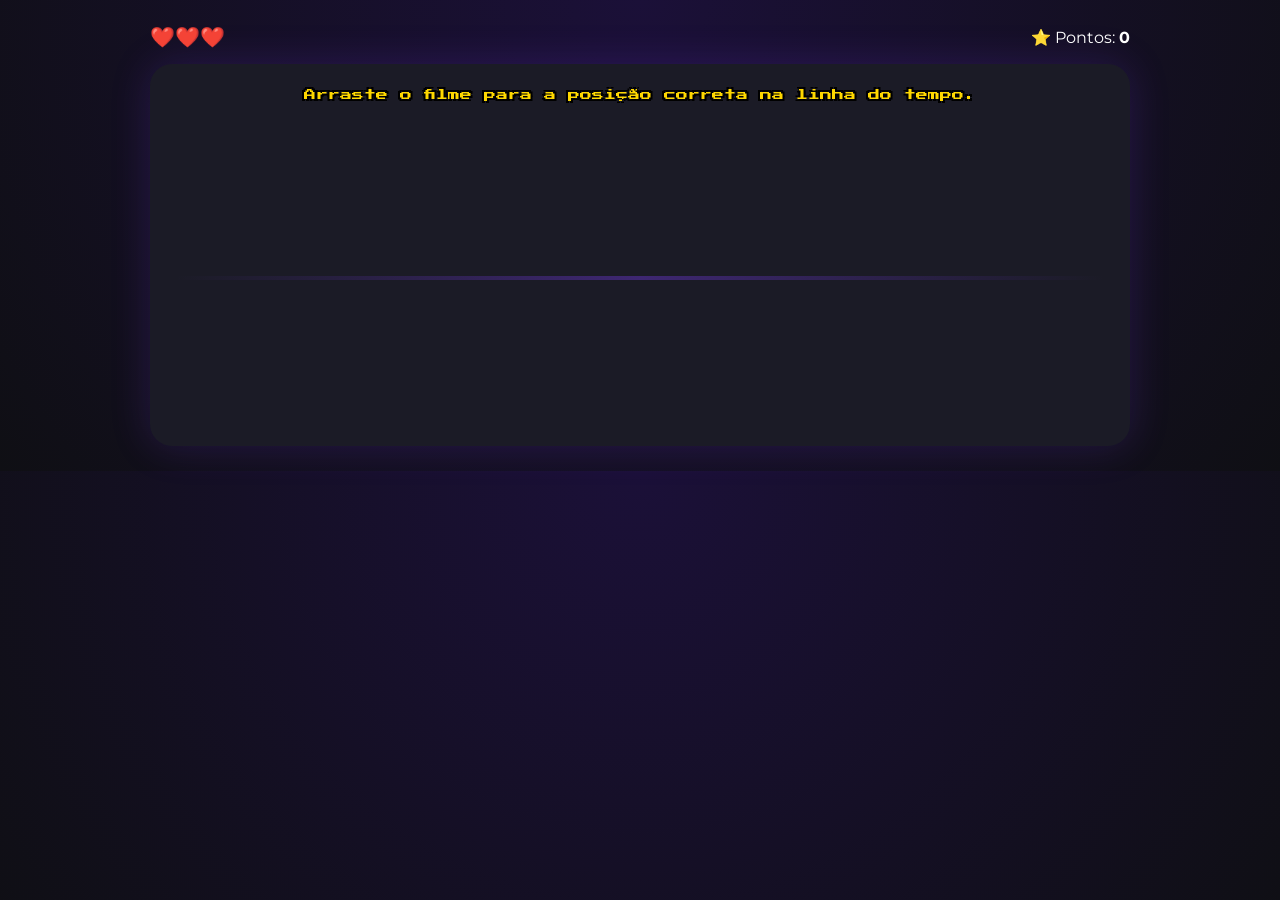
<file: wiki/meiatrivia.html>
<!DOCTYPE html>
<html lang="pt-br">
<head>
<meta charset="UTF-8">
<title>MeiaWiki</title>

<link href="https://fonts.googleapis.com/css2?family=Montserrat:wght@500;700;800&family=Press+Start+2P&display=swap" rel="stylesheet">

<style>
:root{
  --bg:#0f0f14;
  --card:#1b1b26;
  --purple:#7f3dff;
  --red:#ff4d4d;
  --yellow:#ffd800;
  --text:#fff;
}
*{box-sizing:border-box}

body{
  margin:0;
  font-family:'Montserrat',sans-serif;
  background:radial-gradient(circle at top,#1b1038,var(--bg));
  color:var(--text);
  display:flex;
  justify-content:center;
  padding:25px;
}

.game{max-width:980px;width:100%}

header{
  display:flex;
  justify-content:space-between;
  align-items:center;
  margin-bottom:15px;
}

.hearts{font-size:20px}
.score{font-size:16px}

.board{
  background:var(--card);
  border-radius:22px;
  padding:25px;
  box-shadow:0 0 40px rgba(127,61,255,.18);
  text-align:center;
}

.instruction{
  font-family:'Press Start 2P', monospace;
  color:var(--yellow);
  font-size:12px;
  margin-bottom:25px;
  text-shadow:-2px -2px 0 #000,2px -2px 0 #000,-2px 2px 0 #000,2px 2px 0 #000;
}

.movie{
  width:150px;
  cursor:grab;
}

.movie img{
  width:100%;
  border-radius:14px;
  box-shadow:0 8px 20px rgba(0,0,0,.6);
  pointer-events:none;
}

.year{
  font-size:13px;
  font-weight:800;
  margin-top:6px;
  visibility:hidden;
}
.year.show{visibility:visible}
.year.wrong{color:var(--red)}

.timeline{
  position:relative;
  margin-top:30px;
  padding:40px 10px;
}

.timeline::before{
  content:"";
  position:absolute;
  top:50%;
  left:0;
  right:0;
  height:4px;
  background:linear-gradient(90deg,transparent,rgba(127,61,255,.35),transparent);
}

.timeline-zone{
  display:flex;
  justify-content:center;
  gap:18px;
  min-height:210px;
}

.placeholder{
  border:2px dashed var(--purple);
  border-radius:14px;
  opacity:.35;
}
</style>
</head>
<body>

<div class="game">

<header>
  <div class="hearts" id="hearts">❤️❤️❤️</div>
  <div class="score">⭐ Pontos: <strong id="score">0</strong></div>
</header>

<div class="board">
  <div class="instruction">
    Arraste o filme para a posição correta na linha do tempo.
  </div>

  <div id="current"></div>

  <div class="timeline">
    <div class="timeline-zone" id="timeline"></div>
  </div>
</div>

</div>

<script>
const API_KEY = "69f20920b621de40289df7481ea14b29";
const IMG = "https://image.tmdb.org/t/p/w500";

let lives = 3;
let score = 0;
let dragged = null;
let placeholder = null;

const YEARS = Array.from({length:100},(_,i)=>1926+i);
const MAX_PER_YEAR = 3;
const COOLDOWN = 20;

let yearPools = {};
let yearUsage = {};
let recentYears = [];

const timeline = document.getElementById("timeline");
const current = document.getElementById("current");
const heartsEl = document.getElementById("hearts");
const scoreEl = document.getElementById("score");

function updateHUD(){
  heartsEl.innerText = "❤️".repeat(lives);
  scoreEl.innerText = score;
}

function pickYear(){
  const available = YEARS.filter(y =>
    (yearUsage[y]||0) < MAX_PER_YEAR &&
    !recentYears.includes(y)
  );
  if(!available.length){
    recentYears = [];
    return YEARS[Math.floor(Math.random()*YEARS.length)];
  }
  return available[Math.floor(Math.random()*available.length)];
}

async function fetchYear(year){
  if(yearPools[year]) return;

  const page = Math.floor(Math.random()*5)+1;
  const res = await fetch(
    `https://api.themoviedb.org/3/discover/movie?api_key=${API_KEY}&primary_release_year=${year}&sort_by=popularity.desc&page=${page}`
  );
  const data = await res.json();

  yearPools[year] = data.results.filter(m =>
    m.poster_path && m.release_date
  );
}

async function getNextMovie(){
  for(let i=0;i<50;i++){
    const year = pickYear();
    await fetchYear(year);

    if(yearPools[year].length){
      yearUsage[year] = (yearUsage[year]||0)+1;
      recentYears.push(year);
      if(recentYears.length>COOLDOWN) recentYears.shift();
      return yearPools[year].pop();
    }else{
      yearUsage[year] = MAX_PER_YEAR;
    }
  }
  alert("⚠️ Não foi possível carregar mais filmes.");
  location.reload();
}

function createCard(movie,reveal){
  const year = movie.release_date.slice(0,4);
  const card = document.createElement("div");
  card.className="movie";
  card.dataset.year=year;
  card.draggable=true;

  card.innerHTML=`
    <img src="${IMG+movie.poster_path}">
    <div class="year ${reveal?"show":""}"><b>${year}</b></div>
  `;

  card.addEventListener("dragstart",()=>{
    dragged=card;
    placeholder=document.createElement("div");
    placeholder.className="movie placeholder";
    placeholder.style.width=card.offsetWidth+"px";
    placeholder.style.height=card.offsetHeight+"px";
  });

  card.addEventListener("dragend",()=>placeholder?.remove());
  return card;
}

timeline.addEventListener("dragover",e=>{
  e.preventDefault();
  if(!placeholder) return;
  const after=[...timeline.children].find(el=>{
    const r=el.getBoundingClientRect();
    return e.clientX<r.left+r.width/2;
  });
  after?timeline.insertBefore(placeholder,after):timeline.appendChild(placeholder);
});

timeline.addEventListener("drop",()=>{
  if(!dragged || !placeholder) return;
  timeline.insertBefore(dragged,placeholder);
  dragged.querySelector(".year").classList.add("show");
  placeholder.remove();
  validate();
});

function reorder(){
  [...timeline.children]
    .sort((a,b)=>a.dataset.year-b.dataset.year)
    .forEach(el=>timeline.appendChild(el));
}

async function validate(){
  const years=[...timeline.children].map(e=>+e.dataset.year);
  const sorted=[...years].sort((a,b)=>a-b);

  if(JSON.stringify(years)===JSON.stringify(sorted)){
    score+=10;
  }else{
    lives--;
    dragged.querySelector(".year").classList.add("wrong");
    reorder();
    if(lives<=0){
      alert("💀 GAME OVER\nPontuação: "+score);
      location.reload();
      return;
    }
  }
  updateHUD();
  nextMovie();
}

async function nextMovie(){
  current.innerHTML="";
  const m=await getNextMovie();
  current.appendChild(createCard(m,false));
}

(async()=>{
  const first=await getNextMovie();
  timeline.appendChild(createCard(first,true));
  nextMovie();
})();
</script>

</body>
</html>
</file>
